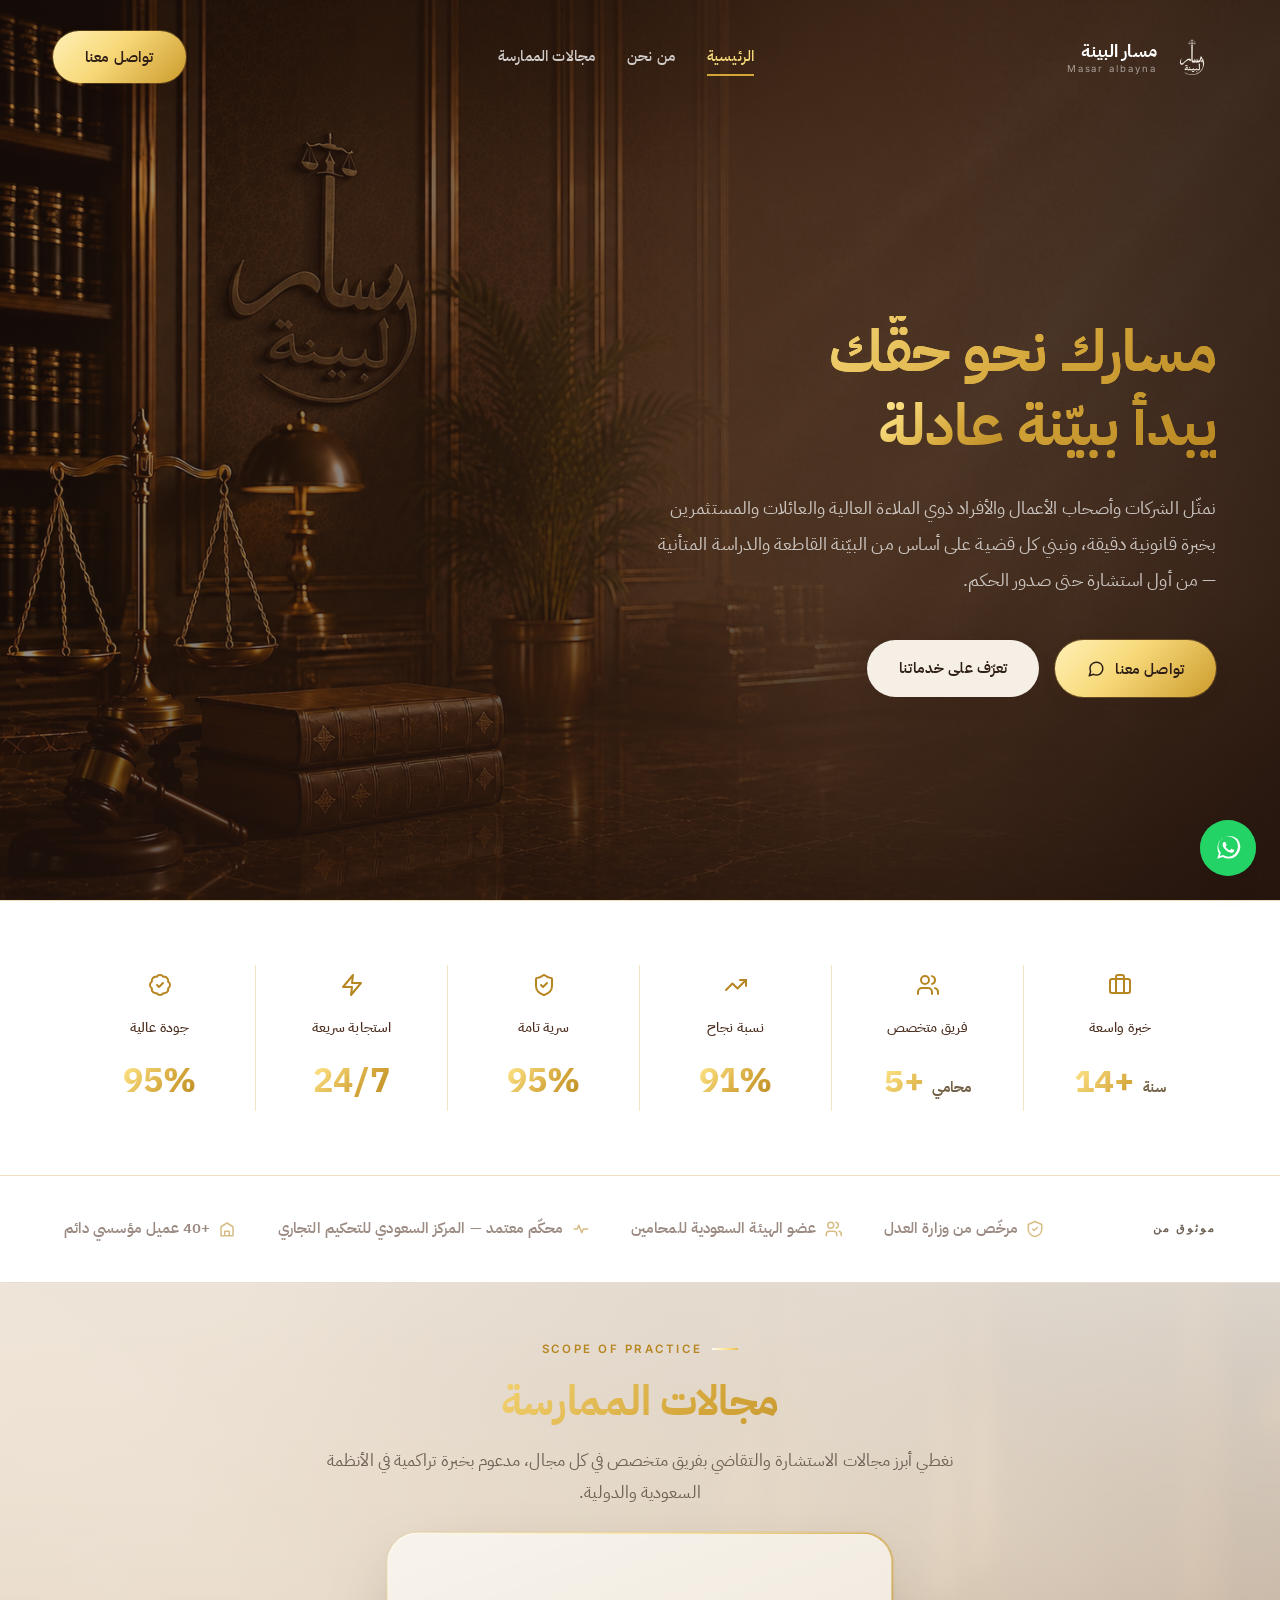
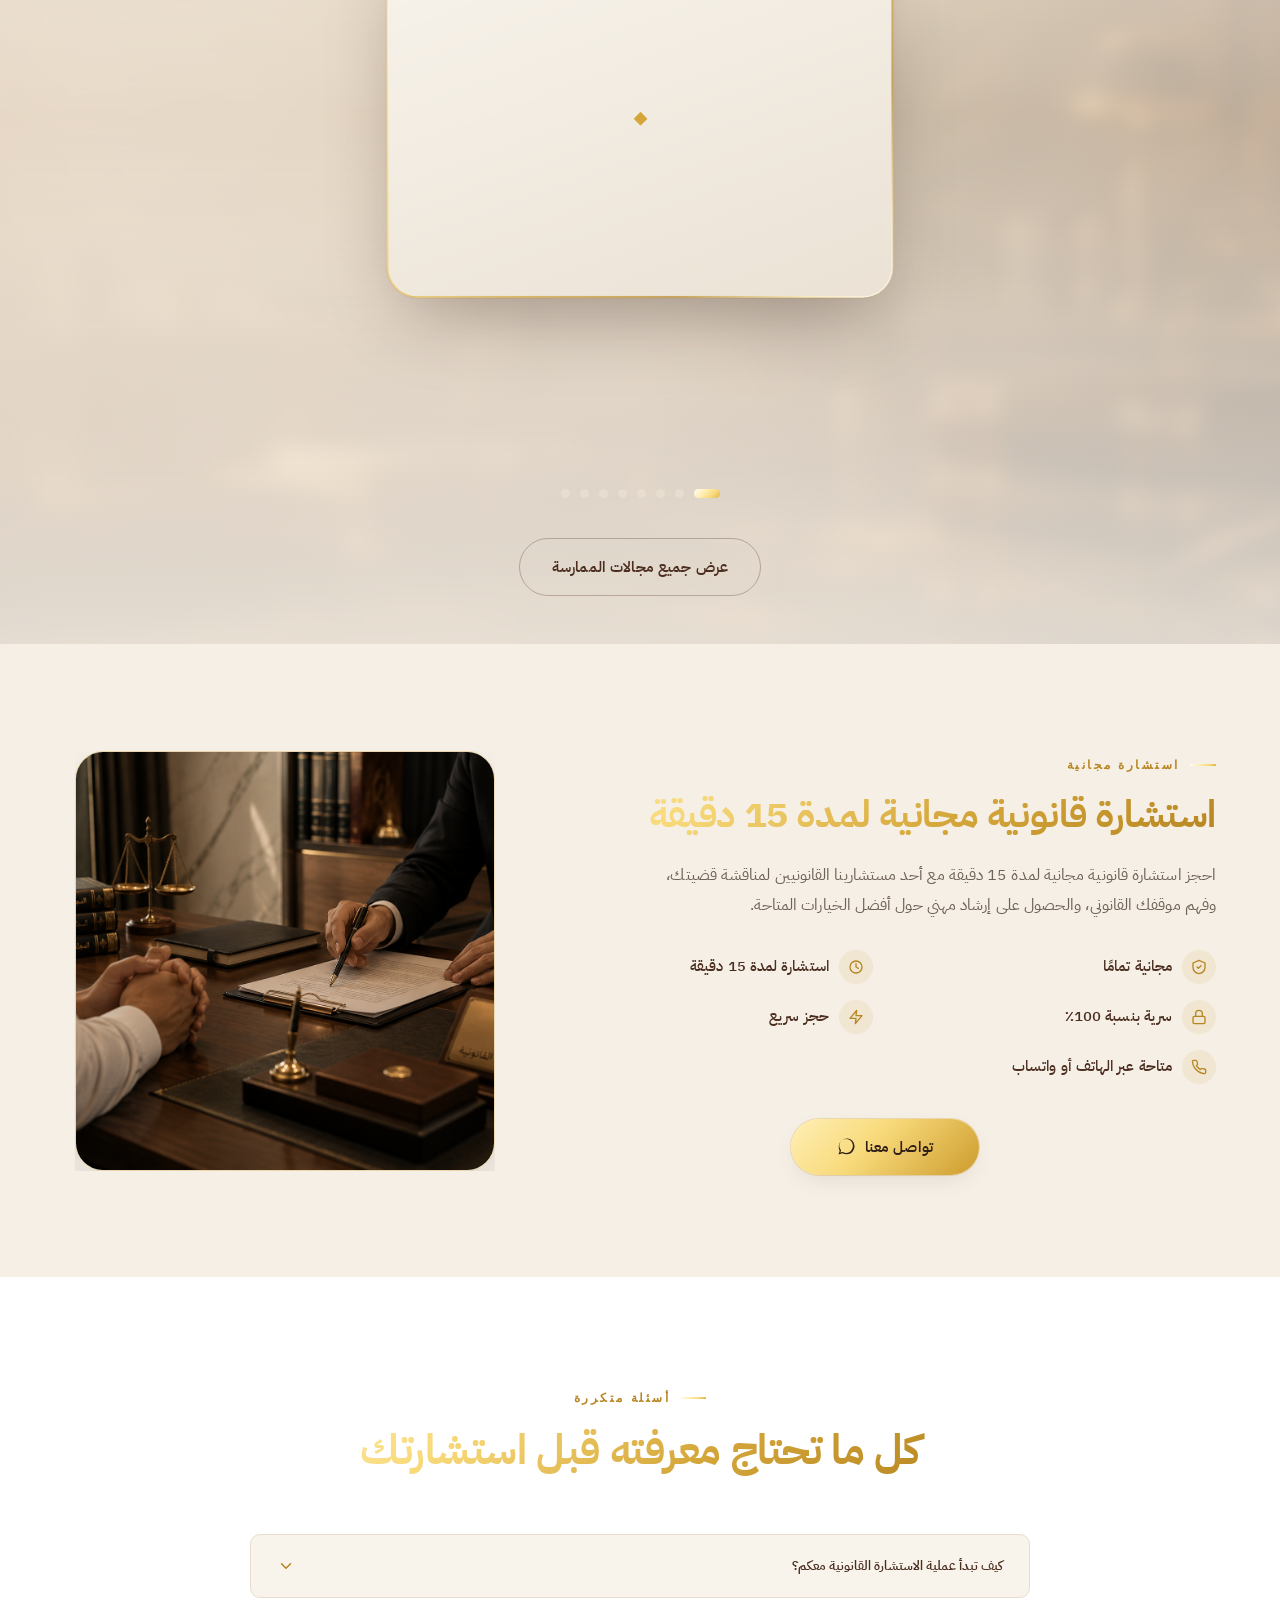
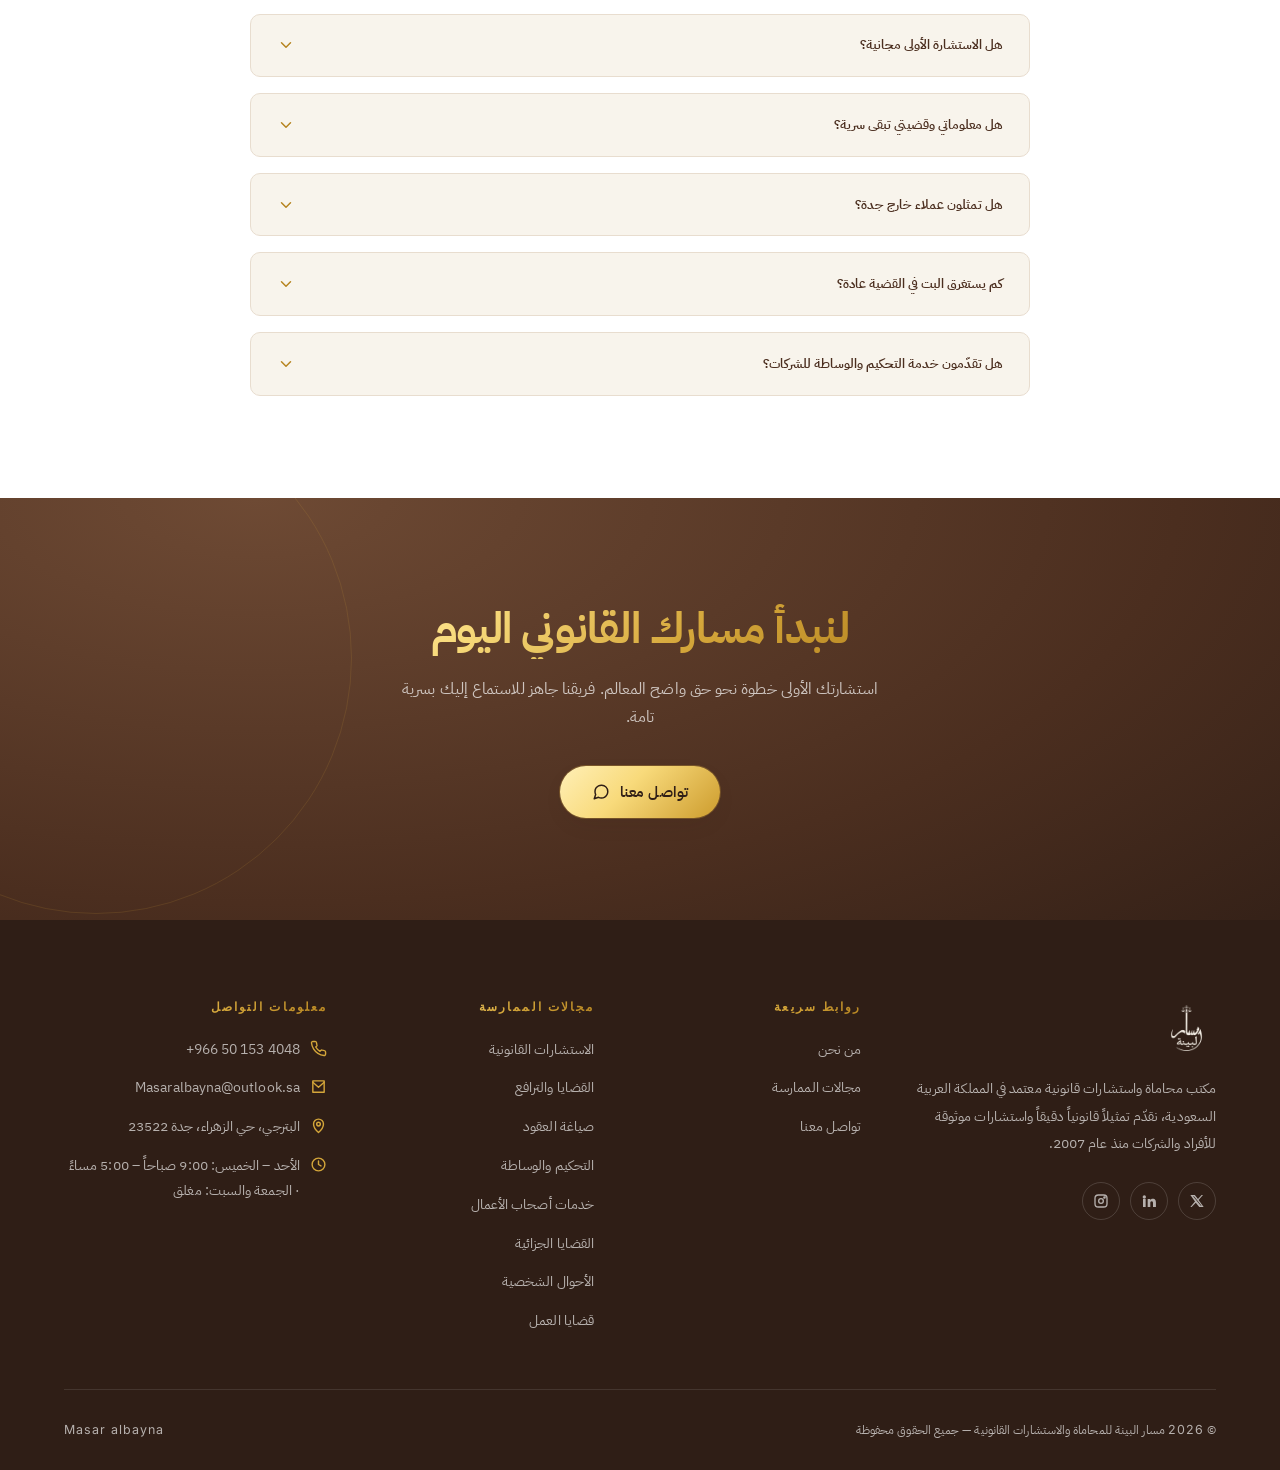
<file: index.html>
<!DOCTYPE html>
<html lang="ar" dir="rtl">
<head>
  <meta charset="UTF-8" />
  <meta name="viewport" content="width=device-width, initial-scale=1.0" />
  <title>مسار البينة للمحاماة والاستشارات القانونية | الرئيسية</title>
  <meta name="description" content="مكتب مسار البينة للمحاماة والاستشارات القانونية في الرياض — تمثيل قانوني دقيق واستشارات موثوقة للشركات وأصحاب الأعمال والعائلات والمستثمرين منذ عام 2007." />
  <meta name="keywords" content="محاماة, استشارات قانونية, محامي الرياض, مسار البينة, قانون تجاري, قانون شركات, تحكيم تجاري" />
  <meta name="author" content="مسار البينة للمحاماة والاستشارات القانونية" />
  <link rel="canonical" href="https://www.mesaar-albina.sa/index.html" />

  <meta property="og:type" content="website" />
  <meta property="og:locale" content="ar_SA" />
  <meta property="og:title" content="مسار البينة للمحاماة والاستشارات القانونية" />
  <meta property="og:description" content="مسارك نحو حقّك يبدأ ببيّنة واضحة — تمثيل قانوني دقيق واستشارات موثوقة." />
  <meta property="og:image" content="images/logo-800.png" />

  <link rel="icon" type="image/png" sizes="32x32" href="images/favicon-32.png" />
  <link rel="apple-touch-icon" href="images/favicon-512.png" />

  <link rel="preconnect" href="https://fonts.googleapis.com" />
  <link rel="preconnect" href="https://fonts.gstatic.com" crossorigin />
  <link rel="stylesheet" href="css/style.css" />
  <link rel="stylesheet" href="css/responsive.css" />
</head>
<body>

  <div class="page-loader" aria-hidden="true">
    <div class="page-loader__mark">
      <svg viewBox="0 0 24 24" fill="none" stroke="currentColor" stroke-width="2" stroke-linecap="round" stroke-linejoin="round"><path d="m16 16 3-8 3 8c-.87.65-1.92 1-3 1s-2.13-.35-3-1Z"/><path d="m2 16 3-8 3 8c-.87.65-1.92 1-3 1s-2.13-.35-3-1Z"/><path d="M7 21h10"/><path d="M12 3v18"/><path d="M3 7h2c2 0 5-1 7-2 2 1 5 2 7 2h2"/></svg>
    </div>
  </div>

  <!-- ================= HEADER ================= -->
  <header class="site-header">
    <div class="container">
      <a href="index.html" class="brand">
        <span class="brand__mark"><img src="images/logo-white-280.png" alt="شعار مكتب مسار البينة" /></span>
        <span class="brand__text">
          <span class="brand__name">مسار البينة</span>
          <span class="brand__sub">Masar albayna</span>
        </span>
      </a>

      <nav class="main-nav" aria-label="التنقل الرئيسي">
        <a href="index.html">الرئيسية</a>
        <a href="about.html">من نحن</a>
        <a href="services.html">مجالات الممارسة</a>
      </nav>

      <div class="header-actions">
        <button type="button" class="btn btn-gold" data-open-contact-popup>تواصل معنا</button>
        <button class="nav-toggle" aria-label="فتح القائمة" aria-expanded="false">
          <svg class="icon-menu" viewBox="0 0 24 24" fill="none" stroke="currentColor" stroke-width="2" stroke-linecap="round" stroke-linejoin="round"><path d="M4 7h16M4 12h16M4 17h16"/></svg>
          <svg class="icon-close is-hidden" viewBox="0 0 24 24" fill="none" stroke="currentColor" stroke-width="2" stroke-linecap="round" stroke-linejoin="round"><path d="M6 6l12 12M18 6L6 18"/></svg>
        </button>
      </div>
    </div>
  </header>

  <nav class="mobile-nav" aria-label="القائمة الجانبية">
    <a href="index.html">الرئيسية</a>
    <a href="about.html">من نحن</a>
    <a href="services.html">مجالات الممارسة</a>
    <button type="button" class="btn btn-gold btn-block" data-open-contact-popup>تواصل معنا</button>
  </nav>

  <main>
    <!-- ================= HERO ================= -->
    <section class="hero hero--simple">
      <div class="container">
        <div class="hero__content">
          <h1 class="hero-headline reveal-text reveal-delay-1"><span class="reveal-mask"><span class="hero-headline__line">مسارك نحو حقّك</span><span class="hero-headline__line">يبدأ ببيّنة <span class="hero-headline__rotator" data-words="عادلة,واضحة,آمنة,موثوقة,راسخة,قوية">عادلة</span></span></span></h1>
          <p class="hero__lede reveal reveal-delay-2">
            نمثّل الشركات وأصحاب الأعمال والأفراد ذوي الملاءة العالية والعائلات والمستثمرين بخبرة قانونية دقيقة،
            ونبني كل قضية على أساس من البيّنة القاطعة والدراسة المتأنية — من أول استشارة حتى صدور الحكم.
          </p>
          <div class="hero__actions reveal reveal-delay-3">
            <button type="button" class="btn btn-gold" data-open-contact-popup>
              تواصل معنا
              <svg viewBox="0 0 24 24" fill="none" stroke="currentColor" stroke-width="2" stroke-linecap="round" stroke-linejoin="round"><path d="M21 11.5a8.38 8.38 0 0 1-.9 3.8 8.5 8.5 0 0 1-7.6 4.7 8.38 8.38 0 0 1-3.8-.9L3 21l1.9-5.7a8.38 8.38 0 0 1-.9-3.8 8.5 8.5 0 0 1 4.7-7.6 8.38 8.38 0 0 1 3.8-.9h.5a8.48 8.48 0 0 1 8 8v.5Z"/></svg>
            </button>
            <a href="services.html" class="btn btn-beige">تعرّف على خدماتنا</a>
          </div>
        </div>
      </div>
    </section>

    <!-- ================= STATS ================= -->
    <section class="section stats-bar" id="stats">
      <div class="container">
        <div class="stats-bar__row">
          <div class="stats-bar__item reveal-zoom">
            <span class="stats-bar__icon"><svg viewBox="0 0 24 24" fill="none" stroke="currentColor" stroke-width="2" stroke-linecap="round" stroke-linejoin="round"><path d="M16 20V4a2 2 0 0 0-2-2h-4a2 2 0 0 0-2 2v16"/><rect x="2" y="6" width="20" height="14" rx="2"/></svg></span>
            <span class="stats-bar__label">خبرة واسعة</span>
            <b class="stats-bar__number"><span data-count="15" data-suffix="+">0</span> <small>سنة</small></b>
          </div>
          <div class="stats-bar__item reveal-zoom reveal-delay-1">
            <span class="stats-bar__icon"><svg viewBox="0 0 24 24" fill="none" stroke="currentColor" stroke-width="2" stroke-linecap="round" stroke-linejoin="round"><path d="M2 21v-2a4 4 0 0 1 4-4h6a4 4 0 0 1 4 4v2"/><circle cx="9" cy="7" r="4"/><path d="M22 21v-2a4 4 0 0 0-3-3.87"/><path d="M16 3.13a4 4 0 0 1 0 7.75"/></svg></span>
            <span class="stats-bar__label">فريق متخصص</span>
            <b class="stats-bar__number"><span data-count="5" data-suffix="+">0</span> <small>محامي</small></b>
          </div>
          <div class="stats-bar__item reveal-zoom reveal-delay-2">
            <span class="stats-bar__icon"><svg viewBox="0 0 24 24" fill="none" stroke="currentColor" stroke-width="2" stroke-linecap="round" stroke-linejoin="round"><path d="M22 7 13.5 15.5 8.5 10.5 2 17"/><path d="M16 7h6v6"/></svg></span>
            <span class="stats-bar__label">نسبة نجاح</span>
            <b class="stats-bar__number"><span data-count="95" data-suffix="%">0</span></b>
          </div>
          <div class="stats-bar__item reveal-zoom reveal-delay-3">
            <span class="stats-bar__icon"><svg viewBox="0 0 24 24" fill="none" stroke="currentColor" stroke-width="2" stroke-linecap="round" stroke-linejoin="round"><path d="M20 13c0 5-3.5 7.5-7.66 8.95a1 1 0 0 1-.67-.01C7.5 20.5 4 18 4 13V6a1 1 0 0 1 1-1c2 0 4.5-1.2 6.24-2.72a1.17 1.17 0 0 1 1.52 0C14.51 3.81 17 5 19 5a1 1 0 0 1 1 1z"/><path d="m9 12 2 2 4-4"/></svg></span>
            <span class="stats-bar__label">سرية تامة</span>
            <b class="stats-bar__number"><span data-count="100" data-suffix="%">0</span></b>
          </div>
          <div class="stats-bar__item reveal-zoom reveal-delay-4">
            <span class="stats-bar__icon"><svg viewBox="0 0 24 24" fill="none" stroke="currentColor" stroke-width="2" stroke-linecap="round" stroke-linejoin="round"><path d="M13 2 3 14h9l-1 8 10-12h-9l1-8Z"/></svg></span>
            <span class="stats-bar__label">استجابة سريعة</span>
            <b class="stats-bar__number">24/7</b>
          </div>
          <div class="stats-bar__item reveal-zoom reveal-delay-5">
            <span class="stats-bar__icon"><svg viewBox="0 0 24 24" fill="none" stroke="currentColor" stroke-width="2" stroke-linecap="round" stroke-linejoin="round"><path d="M3.85 8.62a4 4 0 0 1 4.78-4.77 4 4 0 0 1 6.74 0 4 4 0 0 1 4.78 4.78 4 4 0 0 1 0 6.74 4 4 0 0 1-4.77 4.78 4 4 0 0 1-6.75 0 4 4 0 0 1-4.78-4.77 4 4 0 0 1 0-6.76Z"/><path d="m9 12 2 2 4-4"/></svg></span>
            <span class="stats-bar__label">جودة عالية</span>
            <b class="stats-bar__number"><span data-count="100" data-suffix="%">0</span></b>
          </div>
        </div>
      </div>
    </section>

    <!-- ================= TRUST STRIP ================= -->
    <section class="trust">
      <div class="container">
        <span class="trust__label reveal">موثوق من</span>
        <div class="trust__items">
          <span class="reveal reveal-delay-1">
            <svg viewBox="0 0 24 24" fill="none" stroke="currentColor" stroke-width="2" stroke-linecap="round" stroke-linejoin="round"><path d="M12 2 3 6v6c0 5 3.8 9 9 10 5.2-1 9-5 9-10V6l-9-4Z"/><path d="m9 12 2 2 4-4"/></svg>
            مرخّص من وزارة العدل
          </span>
          <span class="reveal reveal-delay-2">
            <svg viewBox="0 0 24 24" fill="none" stroke="currentColor" stroke-width="2" stroke-linecap="round" stroke-linejoin="round"><path d="M17 21v-2a4 4 0 0 0-4-4H7a4 4 0 0 0-4 4v2M9 11a4 4 0 1 0 0-8 4 4 0 0 0 0 8ZM23 21v-2a4 4 0 0 0-3-3.87M16 3.13a4 4 0 0 1 0 7.75"/></svg>
            عضو الهيئة السعودية للمحامين
          </span>
          <span class="reveal reveal-delay-3">
            <svg viewBox="0 0 24 24" fill="none" stroke="currentColor" stroke-width="2" stroke-linecap="round" stroke-linejoin="round"><path d="M3 12h4l2-5 4 10 2-5h6"/></svg>
            محكّم معتمد — المركز السعودي للتحكيم التجاري
          </span>
          <span class="reveal reveal-delay-4">
            <svg viewBox="0 0 24 24" fill="none" stroke="currentColor" stroke-width="2" stroke-linecap="round" stroke-linejoin="round"><path d="M4 21V9l8-5 8 5v12M4 21h16M9 21v-6h6v6"/></svg>
            +40 عميل مؤسسي دائم
          </span>
        </div>
      </div>
    </section>

    <!-- ================= PRACTICE AREAS PREVIEW ================= -->
    <section class="section practice-carousel" id="practice">
      <div class="container">
        <div class="section-head center">
          <span class="eyebrow">SCOPE OF PRACTICE</span>
          <h2>مجالات الممارسة</h2>
          <p>نغطي أبرز مجالات الاستشارة والتقاضي بفريق متخصص في كل مجال، مدعوم بخبرة تراكمية في الأنظمة السعودية والدولية.</p>
        </div>

        <div class="carousel" data-practice-carousel>
          <div class="carousel__track">
            <article class="carousel__card" data-index="0">
              <span class="carousel__icon"><svg viewBox="0 0 24 24" fill="currentColor"><path d="M12 2C6.5 2 2 5.8 2 10.5c0 2.4 1.2 4.6 3.1 6.1-.1 1.3-.6 2.7-1.5 3.9 1.8-.2 3.5-.9 4.9-2 1.1.3 2.3.5 3.5.5 5.5 0 10-3.8 10-8.5S17.5 2 12 2Z"/></svg></span>
              <h3>الاستشارات القانونية</h3>
              <span class="carousel__divider" aria-hidden="true"></span>
              <p>نقدم استشارات قانونية متخصصة في جميع فروع القانون لمساعدتكم في اتخاذ القرارات الصحيحة.</p>
              <a href="services.html" class="carousel__link">اعرف المزيد <svg viewBox="0 0 24 24" fill="none" stroke="currentColor" stroke-width="2" stroke-linecap="round" stroke-linejoin="round"><path d="M19 12H5M11 6l-6 6 6 6"/></svg></a>
            </article>

            <article class="carousel__card" data-index="1">
              <span class="carousel__icon"><svg viewBox="0 0 24 24" fill="currentColor"><g transform="rotate(45 15.1 8.5)"><rect x="13" y="3" width="4.2" height="11" rx="1.2"/></g><g transform="rotate(45 9.1 14.5)"><rect x="7" y="9" width="4.2" height="11" rx="1.2"/></g><g transform="rotate(-45 7.5 19.7)"><rect x="2.5" y="18.5" width="10" height="2.4" rx="1.2"/></g></svg></span>
              <h3>القضايا والترافع لجميع أنواع الدعاوى</h3>
              <span class="carousel__divider" aria-hidden="true"></span>
              <p>تمثيل قانوني محترف أمام جميع المحاكم والجهات القضائية لضمان حقوقكم.</p>
              <a href="services.html" class="carousel__link">اعرف المزيد <svg viewBox="0 0 24 24" fill="none" stroke="currentColor" stroke-width="2" stroke-linecap="round" stroke-linejoin="round"><path d="M19 12H5M11 6l-6 6 6 6"/></svg></a>
            </article>

            <article class="carousel__card" data-index="2">
              <span class="carousel__icon"><svg viewBox="0 0 24 24" fill="currentColor"><path d="M6 2h8l6 6v12a2 2 0 0 1-2 2H6a2 2 0 0 1-2-2V4a2 2 0 0 1 2-2Zm7 1.5V9h5.5L13 3.5Z"/></svg></span>
              <h3>صياغة العقود</h3>
              <span class="carousel__divider" aria-hidden="true"></span>
              <p>صياغة ومراجعة العقود والاتفاقيات القانونية بدقة واحترافية عالية.</p>
              <a href="services.html" class="carousel__link">اعرف المزيد <svg viewBox="0 0 24 24" fill="none" stroke="currentColor" stroke-width="2" stroke-linecap="round" stroke-linejoin="round"><path d="M19 12H5M11 6l-6 6 6 6"/></svg></a>
            </article>

            <article class="carousel__card" data-index="3">
              <span class="carousel__icon"><svg viewBox="0 0 24 24" fill="currentColor"><path d="M3 11 8 6l3 3-1.5 1.5L8 9l-3 3 3 3 1.5-1.5L11 15l-3 3-5-5Z"/><path d="M21 11 16 6l-3 3 1.5 1.5L16 9l3 3-3 3-1.5-1.5L13 15l3 3 5-5Z"/></svg></span>
              <h3>التحكيم والوساطة</h3>
              <span class="carousel__divider" aria-hidden="true"></span>
              <p>حل النزاعات بطرق بديلة فعالة وسريعة خارج إطار المحاكم.</p>
              <a href="services.html" class="carousel__link">اعرف المزيد <svg viewBox="0 0 24 24" fill="none" stroke="currentColor" stroke-width="2" stroke-linecap="round" stroke-linejoin="round"><path d="M19 12H5M11 6l-6 6 6 6"/></svg></a>
            </article>

            <article class="carousel__card" data-index="4">
              <span class="carousel__icon"><svg viewBox="0 0 24 24" fill="currentColor"><path d="M12 2 2 9h20L12 2Z"/><path d="M4 10h2.4v8H4zM9.8 10h2.4v8H9.8zM15.4 10h2.4v8h-2.4zM3 19h18v2H3z"/></svg></span>
              <h3>باقات وخدمات لأصحاب الأعمال</h3>
              <span class="carousel__divider" aria-hidden="true"></span>
              <p>خدمات قانونية متكاملة مصممة خصيصاً لدعم وتطوير أعمالكم.</p>
              <a href="services.html" class="carousel__link">اعرف المزيد <svg viewBox="0 0 24 24" fill="none" stroke="currentColor" stroke-width="2" stroke-linecap="round" stroke-linejoin="round"><path d="M19 12H5M11 6l-6 6 6 6"/></svg></a>
            </article>

            <article class="carousel__card" data-index="5">
              <span class="carousel__icon"><svg viewBox="0 0 24 24" fill="currentColor"><path d="M12 2 3 6v6c0 5 3.8 9 9 10 5.2-1 9-5 9-10V6l-9-4Z"/></svg></span>
              <h3>القضايا الجزائية</h3>
              <span class="carousel__divider" aria-hidden="true"></span>
              <p>دفاع قوي ومتخصص في القضايا الجزائية بجميع أنواعها ودرجاتها.</p>
              <a href="services.html" class="carousel__link">اعرف المزيد <svg viewBox="0 0 24 24" fill="none" stroke="currentColor" stroke-width="2" stroke-linecap="round" stroke-linejoin="round"><path d="M19 12H5M11 6l-6 6 6 6"/></svg></a>
            </article>

            <article class="carousel__card" data-index="6">
              <span class="carousel__icon"><svg viewBox="0 0 24 24" fill="currentColor"><circle cx="8.5" cy="7.5" r="3"/><circle cx="16" cy="8" r="2.6"/><path d="M8.5 12.5c-3.5 0-6.5 2-6.5 5v3h10v-3c0-1.4.5-2.7 1.3-3.7-1.4-.8-3.1-1.3-4.8-1.3Z"/><path d="M16 12.6c-.6 0-1.2.05-1.8.15 1 1 1.6 2.4 1.6 3.9v3.3h6.7v-2.7c0-2.6-2.9-4.65-6.5-4.65Z"/></svg></span>
              <h3>قضايا الأحوال الشخصية</h3>
              <span class="carousel__divider" aria-hidden="true"></span>
              <p>خدمات متخصصة في قضايا الزواج والطلاق والميراث والحضانة.</p>
              <a href="services.html" class="carousel__link">اعرف المزيد <svg viewBox="0 0 24 24" fill="none" stroke="currentColor" stroke-width="2" stroke-linecap="round" stroke-linejoin="round"><path d="M19 12H5M11 6l-6 6 6 6"/></svg></a>
            </article>

            <article class="carousel__card" data-index="7">
              <span class="carousel__icon"><svg viewBox="0 0 24 24" fill="currentColor"><path d="M9 4a2 2 0 0 0-2 2v1H4.5A2.5 2.5 0 0 0 2 9.5V12h20V9.5A2.5 2.5 0 0 0 19.5 7H17V6a2 2 0 0 0-2-2H9Zm0 2h6v1H9V6ZM2 13v6.5A2.5 2.5 0 0 0 4.5 22h15a2.5 2.5 0 0 0 2.5-2.5V13H2Z"/></svg></span>
              <h3>قضايا العمل</h3>
              <span class="carousel__divider" aria-hidden="true"></span>
              <p>تمثيل في قضايا العمل والعمال وحل النزاعات العمالية.</p>
              <a href="services.html" class="carousel__link">اعرف المزيد <svg viewBox="0 0 24 24" fill="none" stroke="currentColor" stroke-width="2" stroke-linecap="round" stroke-linejoin="round"><path d="M19 12H5M11 6l-6 6 6 6"/></svg></a>
            </article>
          </div>
        </div>

        <div class="carousel__dots" data-carousel-dots></div>

        <div class="text-center reveal" style="margin-top: 2.5rem;">
          <a href="services.html" class="btn btn-outline-dark">عرض جميع مجالات الممارسة</a>
        </div>
      </div>
    </section>

    <!-- ================= FREE CONSULTATION ================= -->
    <section class="section section-alt consult-promo">
      <div class="container">
        <div class="consult-promo__grid">
          <div class="consult-promo__content">
            <span class="eyebrow">استشارة مجانية</span>
            <h2 class="reveal">استشارة قانونية مجانية لمدة 15 دقيقة</h2>
            <p class="reveal reveal-delay-1">
              احجز استشارة قانونية مجانية لمدة 15 دقيقة مع أحد مستشارينا القانونيين لمناقشة قضيتك، وفهم موقفك القانوني،
              والحصول على إرشاد مهني حول أفضل الخيارات المتاحة.
            </p>

            <ul class="consult-promo__benefits reveal reveal-delay-2">
              <li>
                <span class="consult-promo__benefit-icon"><svg viewBox="0 0 24 24" fill="none" stroke="currentColor" stroke-width="2" stroke-linecap="round" stroke-linejoin="round"><path d="M12 2 3 6v6c0 5 3.8 9 9 10 5.2-1 9-5 9-10V6l-9-4Z"/><path d="m9 12 2 2 4-4"/></svg></span>
                مجانية تمامًا
              </li>
              <li>
                <span class="consult-promo__benefit-icon"><svg viewBox="0 0 24 24" fill="none" stroke="currentColor" stroke-width="2" stroke-linecap="round" stroke-linejoin="round"><circle cx="12" cy="12" r="9"/><path d="M12 7v5l3.5 2"/></svg></span>
                استشارة لمدة 15 دقيقة
              </li>
              <li>
                <span class="consult-promo__benefit-icon"><svg viewBox="0 0 24 24" fill="none" stroke="currentColor" stroke-width="2" stroke-linecap="round" stroke-linejoin="round"><rect x="3" y="11" width="18" height="11" rx="2"/><path d="M7 11V7a5 5 0 0 1 10 0v4"/></svg></span>
                سرية بنسبة 100٪
              </li>
              <li>
                <span class="consult-promo__benefit-icon"><svg viewBox="0 0 24 24" fill="none" stroke="currentColor" stroke-width="2" stroke-linecap="round" stroke-linejoin="round"><path d="M13 2 3 14h9l-1 8 10-12h-9l1-8Z"/></svg></span>
                حجز سريع
              </li>
              <li>
                <span class="consult-promo__benefit-icon"><svg viewBox="0 0 24 24" fill="none" stroke="currentColor" stroke-width="2" stroke-linecap="round" stroke-linejoin="round"><path d="M22 16.92v3a2 2 0 0 1-2.18 2 19.8 19.8 0 0 1-8.63-3.07 19.5 19.5 0 0 1-6-6 19.8 19.8 0 0 1-3.07-8.67A2 2 0 0 1 4.11 2h3a2 2 0 0 1 2 1.72c.13.99.36 1.96.68 2.9a2 2 0 0 1-.45 2.11L8.09 9.91a16 16 0 0 0 6 6l1.18-1.18a2 2 0 0 1 2.11-.45c.94.32 1.91.55 2.9.68A2 2 0 0 1 22 16.92Z"/></svg></span>
                متاحة عبر الهاتف أو واتساب
              </li>
            </ul>

            <div class="consult-promo__actions consult-promo__actions--single reveal reveal-delay-3">
              <a href="https://wa.me/966501534048" target="_blank" rel="noreferrer" class="btn btn-gold btn-wide">
                تواصل معنا
                <svg viewBox="0 0 24 24" fill="currentColor"><path d="M20.5 3.5A11 11 0 0 0 3.6 17L2 22l5.2-1.6a11 11 0 0 0 5.3 1.4h.01A11 11 0 0 0 20.5 3.5ZM12.5 20a9 9 0 0 1-4.6-1.3l-.33-.2-3.1.95.94-3-.22-.35A9 9 0 1 1 21 12a9 9 0 0 1-8.5 8Z"/></svg>
              </a>
            </div>
          </div>

          <div class="consult-promo__visual reveal-image reveal-delay-1">
            <div class="reveal-mask">
              <img src="images/consultation.png" alt="استشارة قانونية في مكتب مسار البينة" class="consult-promo__photo" loading="lazy" />
            </div>
          </div>
        </div>
      </div>
    </section>

    <!-- ================= FAQ ================= -->
    <section class="section">
      <div class="container">
        <div class="section-head center">
          <span class="eyebrow">أسئلة متكررة</span>
          <h2>كل ما تحتاج معرفته قبل استشارتك</h2>
        </div>

        <div class="faq-list">
          <div class="faq-item">
            <button class="faq-item__question" aria-expanded="false">
              كيف تبدأ عملية الاستشارة القانونية معكم؟
              <svg viewBox="0 0 24 24" fill="none" stroke="currentColor" stroke-width="2" stroke-linecap="round" stroke-linejoin="round"><path d="m6 9 6 6 6-6"/></svg>
            </button>
            <div class="faq-item__answer"><div class="faq-item__answer-inner">تواصل معنا مباشرة عبر واتساب أو الهاتف أو البريد الإلكتروني من خلال زر "تواصل معنا" في أي صفحة من الموقع، وسيقوم أحد مستشارينا القانونيين بالتواصل معك خلال يوم عمل واحد لتحديد موعد استشارتك.</div></div>
          </div>
          <div class="faq-item">
            <button class="faq-item__question" aria-expanded="false">
              هل الاستشارة الأولى مجانية؟
              <svg viewBox="0 0 24 24" fill="none" stroke="currentColor" stroke-width="2" stroke-linecap="round" stroke-linejoin="round"><path d="m6 9 6 6 6-6"/></svg>
            </button>
            <div class="faq-item__answer"><div class="faq-item__answer-inner">نعم، نقدّم استشارة قانونية مجانية لمدة 15 دقيقة مع أحد مستشارينا لمناقشة قضيتك وفهم موقفك القانوني دون أي التزام مسبق، وتُحدَّد الأتعاب بشفافية كاملة إن رغبت بالاستمرار معنا بعد ذلك.</div></div>
          </div>
          <div class="faq-item">
            <button class="faq-item__question" aria-expanded="false">
              هل معلوماتي وقضيتي تبقى سرية؟
              <svg viewBox="0 0 24 24" fill="none" stroke="currentColor" stroke-width="2" stroke-linecap="round" stroke-linejoin="round"><path d="m6 9 6 6 6-6"/></svg>
            </button>
            <div class="faq-item__answer"><div class="faq-item__answer-inner">نعم، السرية التامة هي أساس عملنا. لا تتم مشاركة أي تفاصيل تخص قضيتك مع أي طرف ثالث، وتخضع جميع مراسلاتنا ووثائقنا لبروتوكولات حماية صارمة تتوافق مع أخلاقيات مهنة المحاماة.</div></div>
          </div>
          <div class="faq-item">
            <button class="faq-item__question" aria-expanded="false">
              هل تمثلون عملاء خارج جدة؟
              <svg viewBox="0 0 24 24" fill="none" stroke="currentColor" stroke-width="2" stroke-linecap="round" stroke-linejoin="round"><path d="m6 9 6 6 6-6"/></svg>
            </button>
            <div class="faq-item__answer"><div class="faq-item__answer-inner">نعم، نمثّل عملاء من مختلف مناطق المملكة عبر الاستشارات عن بُعد والتوكيلات النظامية، مع إمكانية الانتقال لحضور الجلسات في المحاكم خارج جدة عند الحاجة.</div></div>
          </div>
          <div class="faq-item">
            <button class="faq-item__question" aria-expanded="false">
              كم يستغرق البت في القضية عادة؟
              <svg viewBox="0 0 24 24" fill="none" stroke="currentColor" stroke-width="2" stroke-linecap="round" stroke-linejoin="round"><path d="m6 9 6 6 6-6"/></svg>
            </button>
            <div class="faq-item__answer"><div class="faq-item__answer-inner">تختلف المدة باختلاف نوع القضية ودرجة تعقيدها والجهة القضائية المختصة. في الاستشارة الأولى، نقدّم تقديراً واقعياً للجدول الزمني المتوقع بناءً على خبرتنا في قضايا مشابهة.</div></div>
          </div>
          <div class="faq-item">
            <button class="faq-item__question" aria-expanded="false">
              هل تقدّمون خدمة التحكيم والوساطة للشركات؟
              <svg viewBox="0 0 24 24" fill="none" stroke="currentColor" stroke-width="2" stroke-linecap="round" stroke-linejoin="round"><path d="m6 9 6 6 6-6"/></svg>
            </button>
            <div class="faq-item__answer"><div class="faq-item__answer-inner">نعم، من خلال خدمة التحكيم والوساطة لدينا خبرة تراكمية في تسوية النزاعات التجارية محلياً ودولياً، كبديل سريع وسرّي عن التقاضي التقليدي مع الحفاظ على الوقت والتكاليف.</div></div>
          </div>
        </div>
      </div>
    </section>

    <!-- ================= FINAL CTA ================= -->
    <section class="section final-cta">
      <div class="final-cta__ring" aria-hidden="true"></div>
      <div class="container">
        <h2 class="reveal">لنبدأ مسارك القانوني اليوم</h2>
        <p class="reveal reveal-delay-1">استشارتك الأولى خطوة نحو حق واضح المعالم. فريقنا جاهز للاستماع إليك بسرية تامة.</p>
        <button type="button" class="btn btn-gold reveal reveal-delay-2" data-open-contact-popup>
          تواصل معنا
          <svg viewBox="0 0 24 24" fill="none" stroke="currentColor" stroke-width="2" stroke-linecap="round" stroke-linejoin="round"><path d="M21 11.5a8.38 8.38 0 0 1-.9 3.8 8.5 8.5 0 0 1-7.6 4.7 8.38 8.38 0 0 1-3.8-.9L3 21l1.9-5.7a8.38 8.38 0 0 1-.9-3.8 8.5 8.5 0 0 1 4.7-7.6 8.38 8.38 0 0 1 3.8-.9h.5a8.48 8.48 0 0 1 8 8v.5Z"/></svg>
        </button>
      </div>
    </section>
  </main>

  <!-- ================= FOOTER ================= -->
  <footer class="site-footer">
    <div class="container">
      <div class="footer-grid">
        <div class="footer-brand footer-about">
          <span class="brand__mark"><img src="images/logo-white-280.png" alt="شعار مكتب مسار البينة" /></span>
          <p>مكتب محاماة واستشارات قانونية معتمد في المملكة العربية السعودية، نقدّم تمثيلاً قانونياً دقيقاً واستشارات موثوقة للأفراد والشركات منذ عام 2007.</p>
          <div class="footer-social">
            <a href="#" aria-label="تويتر"><svg viewBox="0 0 24 24" fill="currentColor"><path d="M18.9 3H21l-6.6 7.6L22 21h-6.6l-5.2-6.4L4 21H2l7-8.1L2 3h6.7l4.7 5.9L18.9 3Zm-1.2 16h1.2L7.4 5h-1.3l11.6 14Z"/></svg></a>
            <a href="#" aria-label="لينكدإن"><svg viewBox="0 0 24 24" fill="currentColor"><path d="M4.98 3.5a2.5 2.5 0 1 1 0 5 2.5 2.5 0 0 1 0-5ZM3 9h4v12H3V9Zm7 0h3.8v1.7h.05c.53-1 1.83-2 3.77-2 4.03 0 4.78 2.65 4.78 6.1V21H18v-5.6c0-1.34-.02-3.07-1.87-3.07-1.87 0-2.16 1.46-2.16 2.97V21H10V9Z"/></svg></a>
            <a href="#" aria-label="إنستغرام"><svg viewBox="0 0 24 24" fill="none" stroke="currentColor" stroke-width="2" stroke-linecap="round" stroke-linejoin="round"><rect x="3" y="3" width="18" height="18" rx="5"/><circle cx="12" cy="12" r="3.5"/><circle cx="17.2" cy="6.8" r="1"/></svg></a>
          </div>
        </div>

        <div class="footer-col">
          <h4>روابط سريعة</h4>
          <ul>
            <li><a href="about.html">من نحن</a></li>
            <li><a href="services.html">مجالات الممارسة</a></li>
            <li><a href="contact.html">تواصل معنا</a></li>
          </ul>
        </div>

        <div class="footer-col">
          <h4>مجالات الممارسة</h4>
          <ul>
            <li><a href="services.html#consultation">الاستشارات القانونية</a></li>
            <li><a href="services.html#litigation">القضايا والترافع</a></li>
            <li><a href="services.html#contracts">صياغة العقود</a></li>
            <li><a href="services.html#arbitration">التحكيم والوساطة</a></li>
            <li><a href="services.html#business">خدمات أصحاب الأعمال</a></li>
            <li><a href="services.html#criminal">القضايا الجزائية</a></li>
            <li><a href="services.html#family">الأحوال الشخصية</a></li>
            <li><a href="services.html#labor">قضايا العمل</a></li>
          </ul>
        </div>

        <div class="footer-col">
          <h4>معلومات التواصل</h4>
          <ul class="footer-contact">
            <li><svg viewBox="0 0 24 24" fill="none" stroke="currentColor" stroke-width="2" stroke-linecap="round" stroke-linejoin="round"><path d="M22 16.92v3a2 2 0 0 1-2.18 2 19.8 19.8 0 0 1-8.63-3.07 19.5 19.5 0 0 1-6-6 19.8 19.8 0 0 1-3.07-8.67A2 2 0 0 1 4.11 2h3a2 2 0 0 1 2 1.72c.13.99.36 1.96.68 2.9a2 2 0 0 1-.45 2.11L8.09 9.91a16 16 0 0 0 6 6l1.18-1.18a2 2 0 0 1 2.11-.45c.94.32 1.91.55 2.9.68A2 2 0 0 1 22 16.92Z"/></svg><span dir="ltr">+966 50 153 4048</span></li>
            <li><svg viewBox="0 0 24 24" fill="none" stroke="currentColor" stroke-width="2" stroke-linecap="round" stroke-linejoin="round"><path d="M4 4h16v16H4V4Z"/><path d="m4 6 8 7 8-7"/></svg><span>Masaralbayna@outlook.sa</span></li>
            <li><svg viewBox="0 0 24 24" fill="none" stroke="currentColor" stroke-width="2" stroke-linecap="round" stroke-linejoin="round"><path d="M12 22s7-6.1 7-12a7 7 0 1 0-14 0c0 5.9 7 12 7 12Z"/><circle cx="12" cy="10" r="2.6"/></svg><span>البترجي، حي الزهراء، جدة 23522</span></li>
            <li><svg viewBox="0 0 24 24" fill="none" stroke="currentColor" stroke-width="2" stroke-linecap="round" stroke-linejoin="round"><circle cx="12" cy="12" r="9"/><path d="M12 7v5l3.5 2"/></svg><span>الأحد – الخميس: 9:00 صباحاً – 5:00 مساءً · الجمعة والسبت: مغلق</span></li>
          </ul>
        </div>
      </div>

      <div class="footer-bottom">
        <span>© <span data-year></span> مسار البينة للمحاماة والاستشارات القانونية — جميع الحقوق محفوظة</span>
        <span>Masar albayna</span>
      </div>
    </div>
  </footer>

  <a href="https://wa.me/966501534048" target="_blank" rel="noreferrer" class="whatsapp-float" aria-label="تواصل عبر واتساب">
    <svg viewBox="0 0 24 24" fill="currentColor"><path d="M20.5 3.5A11 11 0 0 0 3.6 17L2 22l5.2-1.6a11 11 0 0 0 5.3 1.4h.01A11 11 0 0 0 20.5 3.5ZM12.5 20 12.5 20a9 9 0 0 1-4.6-1.3l-.33-.2-3.1.95.94-3-.22-.35A9 9 0 1 1 21 12a9 9 0 0 1-8.5 8Zm4.9-6.3c-.27-.14-1.6-.8-1.85-.88-.25-.1-.43-.14-.6.13-.18.27-.7.88-.86 1.06-.16.18-.32.2-.6.07-.27-.14-1.13-.42-2.16-1.34-.8-.71-1.34-1.6-1.5-1.86-.16-.27-.02-.42.12-.55.13-.13.27-.32.4-.48.14-.16.18-.27.27-.46.1-.18.05-.34-.02-.48-.07-.14-.6-1.46-.83-2-.22-.53-.44-.46-.6-.47h-.52c-.18 0-.46.07-.7.34-.24.27-.93.9-.93 2.2 0 1.3.94 2.55 1.08 2.73.14.18 1.85 2.8 4.48 3.93.63.27 1.12.43 1.5.55.63.2 1.2.17 1.66.1.5-.07 1.6-.65 1.83-1.28.23-.63.23-1.16.16-1.28-.07-.12-.25-.18-.52-.32Z"/></svg>
  </a>

  <button class="back-to-top" aria-label="العودة للأعلى">
    <svg viewBox="0 0 24 24" fill="none" stroke="currentColor" stroke-width="2" stroke-linecap="round" stroke-linejoin="round"><path d="M12 19V5M5 12l7-7 7 7"/></svg>
  </button>

  <div class="contact-popup" data-contact-popup aria-hidden="true">
    <div class="contact-popup__backdrop" data-contact-popup-close></div>
    <div class="contact-popup__sheet" role="dialog" aria-modal="true" aria-labelledby="contact-popup-title">
      <button type="button" class="contact-popup__close" data-contact-popup-close aria-label="إغلاق">
        <svg viewBox="0 0 24 24" fill="none" stroke="currentColor" stroke-width="2" stroke-linecap="round" stroke-linejoin="round"><path d="M6 6l12 12M18 6L6 18"/></svg>
      </button>
      <span class="contact-popup__mark">
        <svg viewBox="0 0 24 24" fill="none" stroke="currentColor" stroke-width="2" stroke-linecap="round" stroke-linejoin="round"><path d="M12 2 3 6v6c0 5 3.8 9 9 10 5.2-1 9-5 9-10V6l-9-4Z"/></svg>
      </span>
      <h3 id="contact-popup-title">تواصل معنا مباشرة</h3>
      <p>اختر الطريقة الأنسب لك، وسيردّ عليك فريقنا في أقرب وقت وبسرية تامة.</p>
      <div class="contact-popup__actions">
        <a href="https://wa.me/966501534048" target="_blank" rel="noreferrer" class="contact-popup__option">
          <span class="contact-popup__icon contact-popup__icon--whatsapp">
            <svg viewBox="0 0 24 24" fill="currentColor"><path d="M20.5 3.5A11 11 0 0 0 3.6 17L2 22l5.2-1.6a11 11 0 0 0 5.3 1.4h.01A11 11 0 0 0 20.5 3.5ZM12.5 20a9 9 0 0 1-4.6-1.3l-.33-.2-3.1.95.94-3-.22-.35A9 9 0 1 1 21 12a9 9 0 0 1-8.5 8Z"/></svg>
          </span>
          <span>
            <b>واتساب</b>
            <span dir="ltr">+966 50 153 4048</span>
          </span>
        </a>
        <a href="mailto:Masaralbayna@outlook.sa" class="contact-popup__option">
          <span class="contact-popup__icon">
            <svg viewBox="0 0 24 24" fill="none" stroke="currentColor" stroke-width="2" stroke-linecap="round" stroke-linejoin="round"><path d="M4 4h16v16H4V4Z"/><path d="m4 6 8 7 8-7"/></svg>
          </span>
          <span>
            <b>البريد الإلكتروني</b>
            <span>Masaralbayna@outlook.sa</span>
          </span>
        </a>
      </div>
    </div>
  </div>

  <script src="js/main.js"></script>
</body>
</html>
</file>
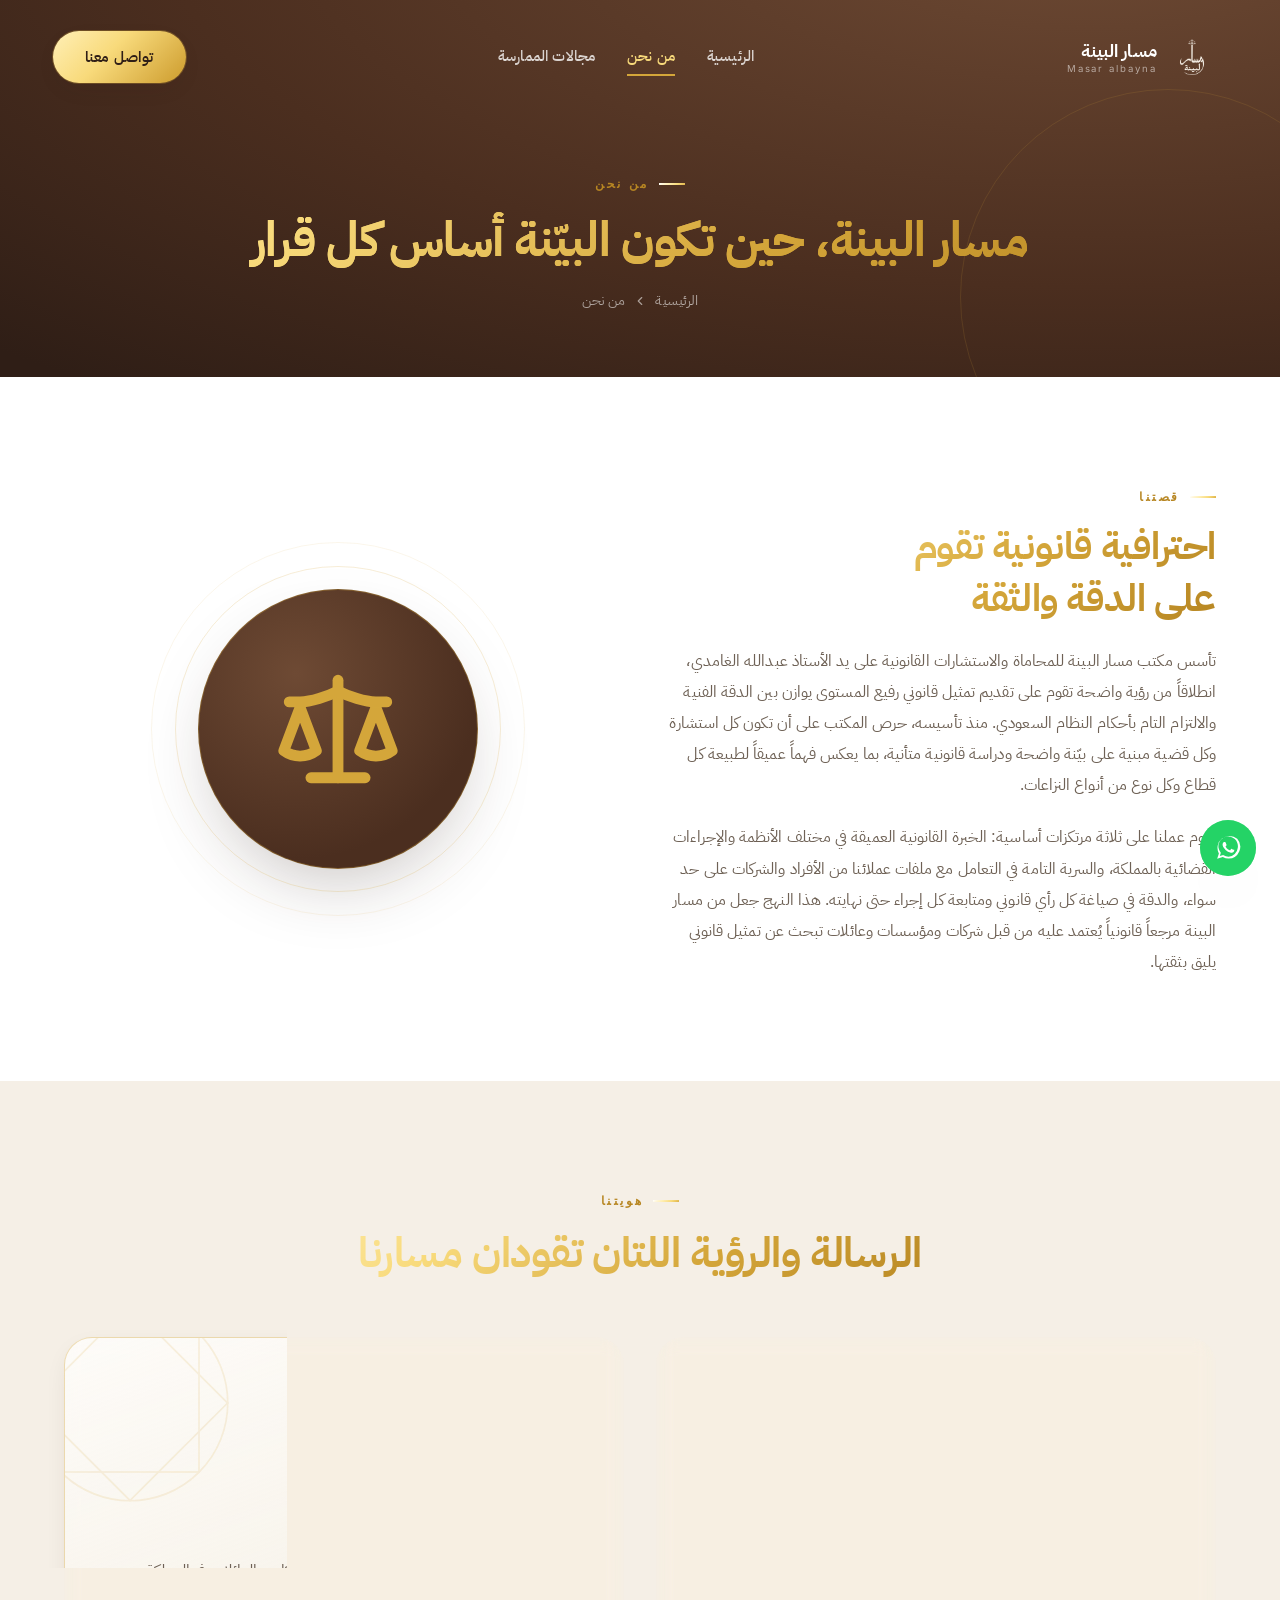
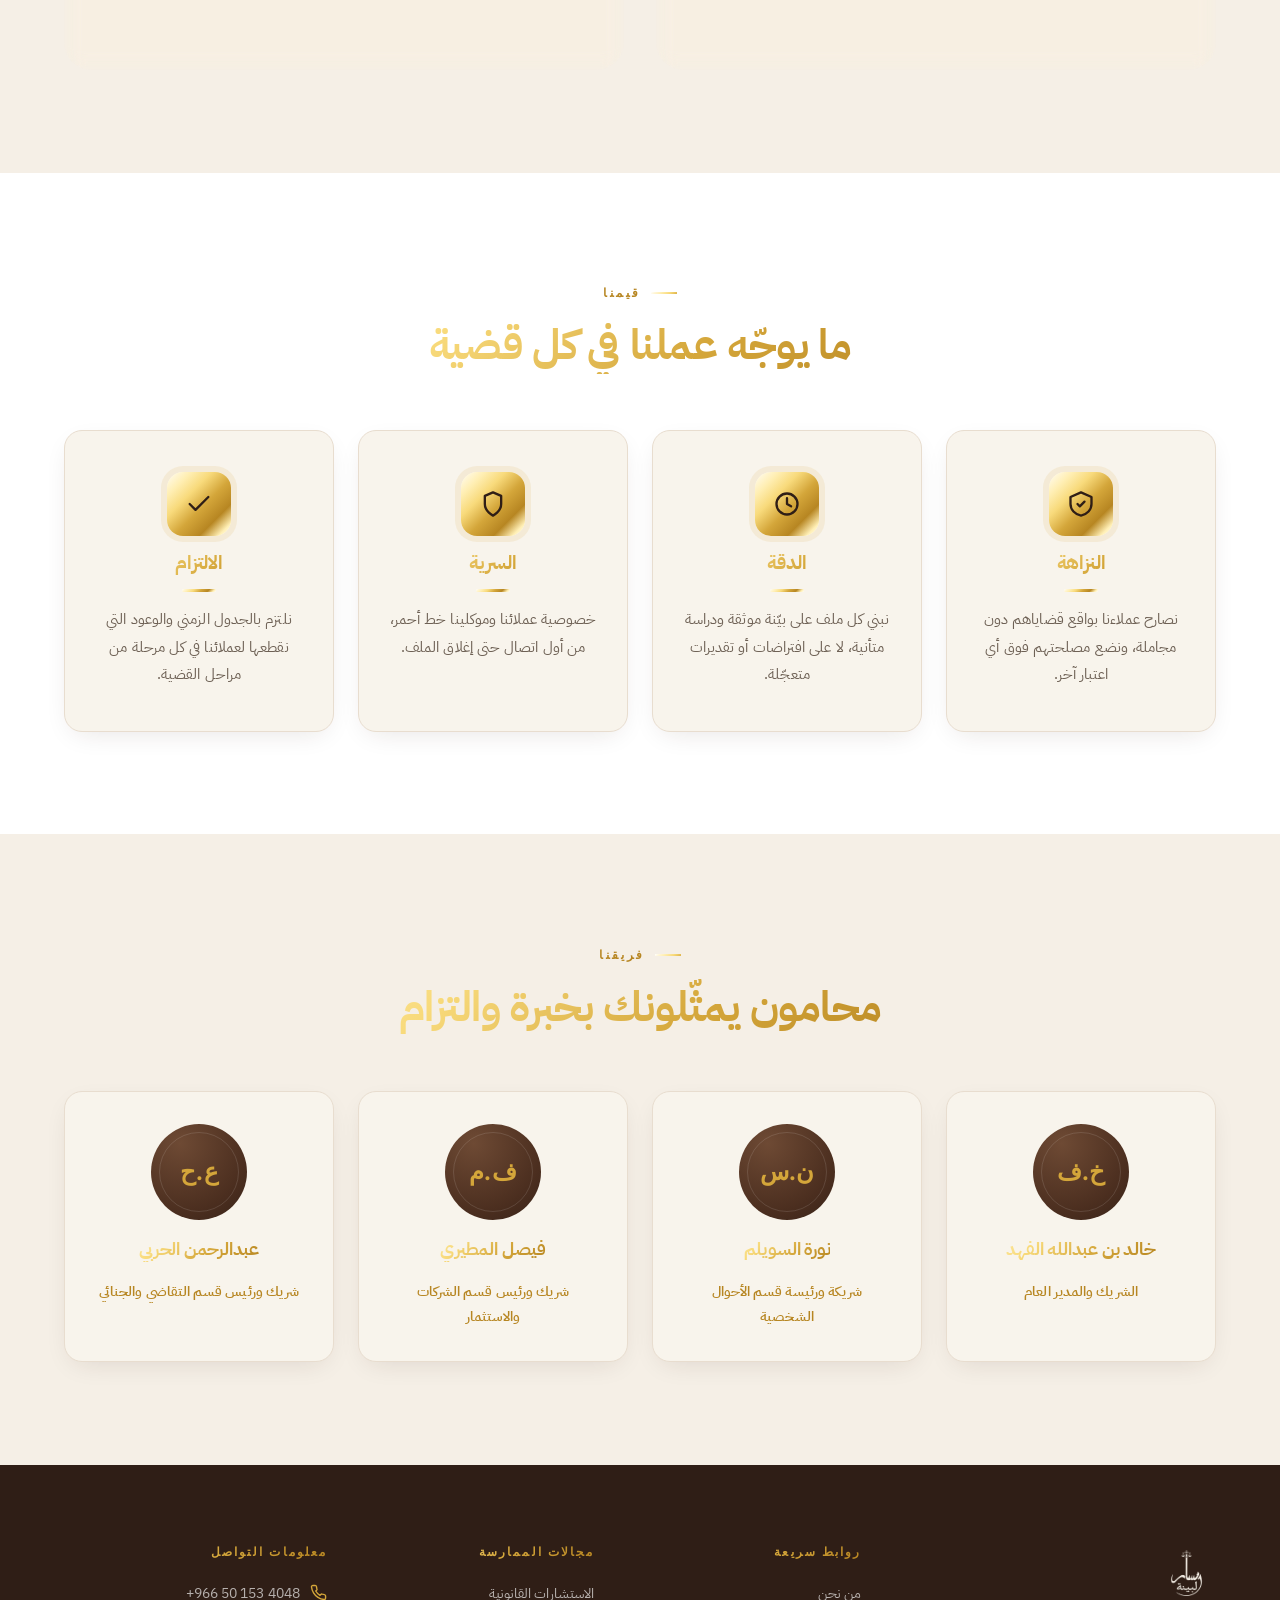
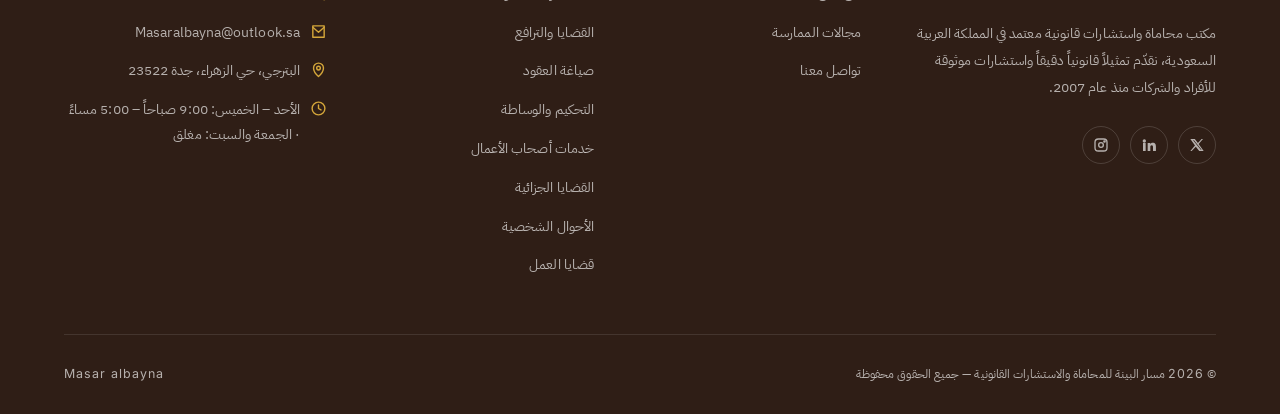
<file: about.html>
<!DOCTYPE html>
<html lang="ar" dir="rtl">
<head>
  <meta charset="UTF-8" />
  <meta name="viewport" content="width=device-width, initial-scale=1.0" />
  <title>من نحن | مسار البينة للمحاماة والاستشارات القانونية</title>
  <meta name="description" content="تعرّف على قصة مسار البينة، رسالتنا ورؤيتنا وقيمنا، ومسيرتنا منذ عام 2007، وتعرّف على فريق المحامين الذي يقود المكتب." />
  <link rel="canonical" href="https://www.mesaar-albina.sa/about.html" />

  <meta property="og:type" content="website" />
  <meta property="og:locale" content="ar_SA" />
  <meta property="og:title" content="من نحن | مسار البينة" />
  <meta property="og:description" content="من مكتب صغير إلى مرجع قانوني موثوق — قصتنا ورسالتنا وقيمنا." />
  <meta property="og:image" content="images/logo-800.png" />

  <link rel="icon" type="image/png" sizes="32x32" href="images/favicon-32.png" />
  <link rel="apple-touch-icon" href="images/favicon-512.png" />

  <link rel="preconnect" href="https://fonts.googleapis.com" />
  <link rel="preconnect" href="https://fonts.gstatic.com" crossorigin />
  <link rel="stylesheet" href="css/style.css" />
  <link rel="stylesheet" href="css/responsive.css" />
</head>
<body>

  <div class="page-loader" aria-hidden="true">
    <div class="page-loader__mark">
      <svg viewBox="0 0 24 24" fill="none" stroke="currentColor" stroke-width="2" stroke-linecap="round" stroke-linejoin="round"><path d="m16 16 3-8 3 8c-.87.65-1.92 1-3 1s-2.13-.35-3-1Z"/><path d="m2 16 3-8 3 8c-.87.65-1.92 1-3 1s-2.13-.35-3-1Z"/><path d="M7 21h10"/><path d="M12 3v18"/><path d="M3 7h2c2 0 5-1 7-2 2 1 5 2 7 2h2"/></svg>
    </div>
  </div>

  <header class="site-header">
    <div class="container">
      <a href="index.html" class="brand">
        <span class="brand__mark"><img src="images/logo-white-280.png" alt="شعار مكتب مسار البينة" /></span>
        <span class="brand__text">
          <span class="brand__name">مسار البينة</span>
          <span class="brand__sub">Masar albayna</span>
        </span>
      </a>
      <nav class="main-nav" aria-label="التنقل الرئيسي">
        <a href="index.html">الرئيسية</a>
        <a href="about.html">من نحن</a>
        <a href="services.html">مجالات الممارسة</a>
      </nav>
      <div class="header-actions">
        <button type="button" class="btn btn-gold" data-open-contact-popup>تواصل معنا</button>
        <button class="nav-toggle" aria-label="فتح القائمة" aria-expanded="false">
          <svg class="icon-menu" viewBox="0 0 24 24" fill="none" stroke="currentColor" stroke-width="2" stroke-linecap="round" stroke-linejoin="round"><path d="M4 7h16M4 12h16M4 17h16"/></svg>
          <svg class="icon-close is-hidden" viewBox="0 0 24 24" fill="none" stroke="currentColor" stroke-width="2" stroke-linecap="round" stroke-linejoin="round"><path d="M6 6l12 12M18 6L6 18"/></svg>
        </button>
      </div>
    </div>
  </header>

  <nav class="mobile-nav" aria-label="القائمة الجانبية">
    <a href="index.html">الرئيسية</a>
    <a href="about.html">من نحن</a>
    <a href="services.html">مجالات الممارسة</a>
    <button type="button" class="btn btn-gold btn-block" data-open-contact-popup>تواصل معنا</button>
  </nav>

  <main>
    <section class="page-header">
      <div class="page-header__ring" aria-hidden="true"></div>
      <div class="container">
        <span class="eyebrow">من نحن</span>
        <h1 class="reveal-text" style="margin-top:14px; font-size:clamp(2rem,2vw + 1.4rem,3rem);"><span class="reveal-mask">مسار البينة، حين تكون البيّنة أساس كل قرار</span></h1>
        <div class="breadcrumb">
          <a href="index.html">الرئيسية</a>
          <svg viewBox="0 0 24 24" fill="none" stroke="currentColor" stroke-width="2" stroke-linecap="round" stroke-linejoin="round"><path d="M15 6l-6 6 6 6"/></svg>
          <span>من نحن</span>
        </div>
      </div>
    </section>

    <!-- ============ STORY ============ -->
    <section class="section about-story">
      <div class="container">
        <div class="grid grid-2 about-story__grid">
          <div class="reveal">
            <span class="eyebrow">قصتنا</span>
            <h2>احترافية قانونية تقوم على الدقة والثقة</h2>
            <p>
              تأسس مكتب مسار البينة للمحاماة والاستشارات القانونية على يد الأستاذ عبدالله الغامدي، انطلاقاً من رؤية واضحة تقوم على تقديم
              تمثيل قانوني رفيع المستوى يوازن بين الدقة الفنية والالتزام التام بأحكام النظام السعودي. منذ تأسيسه، حرص المكتب على أن تكون
              كل استشارة وكل قضية مبنية على بيّنة واضحة ودراسة قانونية متأنية، بما يعكس فهماً عميقاً لطبيعة كل قطاع وكل نوع من أنواع النزاعات.
            </p>
            <p>
              يقوم عملنا على ثلاثة مرتكزات أساسية: الخبرة القانونية العميقة في مختلف الأنظمة والإجراءات القضائية بالمملكة، والسرية التامة في
              التعامل مع ملفات عملائنا من الأفراد والشركات على حد سواء، والدقة في صياغة كل رأي قانوني ومتابعة كل إجراء حتى نهايته. هذا النهج
              جعل من مسار البينة مرجعاً قانونياً يُعتمد عليه من قبل شركات ومؤسسات وعائلات تبحث عن تمثيل قانوني يليق بثقتها.
            </p>
          </div>
          <div class="reveal-image reveal-delay-1 about-story__visual">
            <div class="reveal-mask">
              <div class="hero__badge about-story__badge">
                <svg viewBox="0 0 24 24" fill="none" stroke="currentColor" stroke-width="2" stroke-linecap="round" stroke-linejoin="round"><path d="m16 16 3-8 3 8c-.87.65-1.92 1-3 1s-2.13-.35-3-1Z"/><path d="m2 16 3-8 3 8c-.87.65-1.92 1-3 1s-2.13-.35-3-1Z"/><path d="M7 21h10"/><path d="M12 3v18"/><path d="M3 7h2c2 0 5-1 7-2 2 1 5 2 7 2h2"/></svg>
              </div>
            </div>
          </div>
        </div>
      </div>
    </section>

    <!-- ============ MISSION / VISION ============ -->
    <section class="section section-alt vm-section">
      <div class="container">
        <div class="section-head center reveal">
          <span class="eyebrow">هويتنا</span>
          <h2>الرسالة والرؤية اللتان تقودان مسارنا</h2>
        </div>
        <div class="grid grid-2 vm-grid">
          <div class="vm-card reveal">
            <span class="vm-card__pattern" aria-hidden="true"></span>
            <span class="vm-card__icon"><svg viewBox="0 0 24 24" fill="none" stroke="currentColor" stroke-width="2" stroke-linecap="round" stroke-linejoin="round"><path d="m12 15 8.5-8.5a2.1 2.1 0 0 0-3-3L9 12v3h3Z"/><path d="M16 5 19 8"/><path d="M20 13v6a2 2 0 0 1-2 2H5a2 2 0 0 1-2-2V8a2 2 0 0 1 2-2h6"/></svg></span>
            <h3 class="vm-card__title">رسالتنا</h3>
            <span class="vm-card__divider" aria-hidden="true"></span>
            <p class="vm-card__text">تقديم تمثيل قانوني دقيق وشفاف يحفظ حقوق عملائنا ويبني معهم علاقة ثقة تقوم على الوضوح في كل خطوة من خطوات قضيتهم.</p>
          </div>
          <div class="vm-card reveal reveal-delay-1">
            <span class="vm-card__pattern" aria-hidden="true"></span>
            <span class="vm-card__icon"><svg viewBox="0 0 24 24" fill="none" stroke="currentColor" stroke-width="2" stroke-linecap="round" stroke-linejoin="round"><path d="M2 12s3.5-7 10-7 10 7 10 7-3.5 7-10 7-10-7-10-7Z"/><circle cx="12" cy="12" r="3"/></svg></span>
            <h3 class="vm-card__title">رؤيتنا</h3>
            <span class="vm-card__divider" aria-hidden="true"></span>
            <p class="vm-card__text">أن نكون المرجع القانوني الأول الذي تلجأ إليه الشركات والعائلات في المملكة عند الحاجة إلى بيّنة واضحة وحق واضح المعالم.</p>
          </div>
        </div>
      </div>
    </section>

    <!-- ============ VALUES ============ -->
    <section class="section">
      <div class="container">
        <div class="section-head center">
          <span class="eyebrow">قيمنا</span>
          <h2>ما يوجّه عملنا في كل قضية</h2>
        </div>
        <div class="grid grid-4">
          <div class="card value-card reveal">
            <span class="card__icon"><svg viewBox="0 0 24 24" fill="none" stroke="currentColor" stroke-width="2" stroke-linecap="round" stroke-linejoin="round"><path d="M12 2 3 6v6c0 5 3.8 9 9 10 5.2-1 9-5 9-10V6l-9-4Z"/><path d="m9 12 2 2 4-4"/></svg></span>
            <h3>النزاهة</h3>
            <span class="value-card__divider" aria-hidden="true"></span>
            <p>نصارح عملاءنا بواقع قضاياهم دون مجاملة، ونضع مصلحتهم فوق أي اعتبار آخر.</p>
          </div>
          <div class="card value-card reveal reveal-delay-1">
            <span class="card__icon"><svg viewBox="0 0 24 24" fill="none" stroke="currentColor" stroke-width="2" stroke-linecap="round" stroke-linejoin="round"><circle cx="12" cy="12" r="9"/><path d="M12 7v5l3.5 2"/></svg></span>
            <h3>الدقة</h3>
            <span class="value-card__divider" aria-hidden="true"></span>
            <p>نبني كل ملف على بيّنة موثقة ودراسة متأنية، لا على افتراضات أو تقديرات متعجّلة.</p>
          </div>
          <div class="card value-card reveal reveal-delay-2">
            <span class="card__icon"><svg viewBox="0 0 24 24" fill="none" stroke="currentColor" stroke-width="2" stroke-linecap="round" stroke-linejoin="round"><path d="M12 22s7-3.5 7-10V5l-7-3-7 3v7c0 6.5 7 10 7 10Z"/></svg></span>
            <h3>السرية</h3>
            <span class="value-card__divider" aria-hidden="true"></span>
            <p>خصوصية عملائنا وموكلينا خط أحمر، من أول اتصال حتى إغلاق الملف.</p>
          </div>
          <div class="card value-card reveal reveal-delay-3">
            <span class="card__icon"><svg viewBox="0 0 24 24" fill="none" stroke="currentColor" stroke-width="2" stroke-linecap="round" stroke-linejoin="round"><path d="M20 6 9 17l-5-5"/></svg></span>
            <h3>الالتزام</h3>
            <span class="value-card__divider" aria-hidden="true"></span>
            <p>نلتزم بالجدول الزمني والوعود التي نقطعها لعملائنا في كل مرحلة من مراحل القضية.</p>
          </div>
        </div>
      </div>
    </section>

    <!-- ============ TEAM ============ -->
    <section class="section section-alt">
      <div class="container">
        <div class="section-head center">
          <span class="eyebrow">فريقنا</span>
          <h2>محامون يمثّلونك بخبرة والتزام</h2>
        </div>
        <div class="grid grid-4">
          <div class="card lawyer-card reveal">
            <div class="portrait portrait--md"><span>خ.ف</span></div>
            <h3>خالد بن عبدالله الفهد</h3>
            <span class="lawyer-card__role">الشريك والمدير العام</span>
          </div>
          <div class="card lawyer-card reveal reveal-delay-1">
            <div class="portrait portrait--md"><span>ن.س</span></div>
            <h3>نورة السويلم</h3>
            <span class="lawyer-card__role">شريكة ورئيسة قسم الأحوال الشخصية</span>
          </div>
          <div class="card lawyer-card reveal reveal-delay-2">
            <div class="portrait portrait--md"><span>ف.م</span></div>
            <h3>فيصل المطيري</h3>
            <span class="lawyer-card__role">شريك ورئيس قسم الشركات والاستثمار</span>
          </div>
          <div class="card lawyer-card reveal reveal-delay-3">
            <div class="portrait portrait--md"><span>ع.ح</span></div>
            <h3>عبدالرحمن الحربي</h3>
            <span class="lawyer-card__role">شريك ورئيس قسم التقاضي والجنائي</span>
          </div>
        </div>
      </div>
    </section>
  </main>

  <footer class="site-footer">
    <div class="container">
      <div class="footer-grid">
        <div class="footer-brand footer-about">
          <span class="brand__mark"><img src="images/logo-white-280.png" alt="شعار مكتب مسار البينة" /></span>
          <p>مكتب محاماة واستشارات قانونية معتمد في المملكة العربية السعودية، نقدّم تمثيلاً قانونياً دقيقاً واستشارات موثوقة للأفراد والشركات منذ عام 2007.</p>
          <div class="footer-social">
            <a href="#" aria-label="تويتر"><svg viewBox="0 0 24 24" fill="currentColor"><path d="M18.9 3H21l-6.6 7.6L22 21h-6.6l-5.2-6.4L4 21H2l7-8.1L2 3h6.7l4.7 5.9L18.9 3Zm-1.2 16h1.2L7.4 5h-1.3l11.6 14Z"/></svg></a>
            <a href="#" aria-label="لينكدإن"><svg viewBox="0 0 24 24" fill="currentColor"><path d="M4.98 3.5a2.5 2.5 0 1 1 0 5 2.5 2.5 0 0 1 0-5ZM3 9h4v12H3V9Zm7 0h3.8v1.7h.05c.53-1 1.83-2 3.77-2 4.03 0 4.78 2.65 4.78 6.1V21H18v-5.6c0-1.34-.02-3.07-1.87-3.07-1.87 0-2.16 1.46-2.16 2.97V21H10V9Z"/></svg></a>
            <a href="#" aria-label="إنستغرام"><svg viewBox="0 0 24 24" fill="none" stroke="currentColor" stroke-width="2" stroke-linecap="round" stroke-linejoin="round"><rect x="3" y="3" width="18" height="18" rx="5"/><circle cx="12" cy="12" r="3.5"/><circle cx="17.2" cy="6.8" r="1"/></svg></a>
          </div>
        </div>
        <div class="footer-col">
          <h4>روابط سريعة</h4>
          <ul>
            <li><a href="about.html">من نحن</a></li>
            <li><a href="services.html">مجالات الممارسة</a></li>
            <li><a href="contact.html">تواصل معنا</a></li>
          </ul>
        </div>
        <div class="footer-col">
          <h4>مجالات الممارسة</h4>
          <ul>
            <li><a href="services.html#consultation">الاستشارات القانونية</a></li>
            <li><a href="services.html#litigation">القضايا والترافع</a></li>
            <li><a href="services.html#contracts">صياغة العقود</a></li>
            <li><a href="services.html#arbitration">التحكيم والوساطة</a></li>
            <li><a href="services.html#business">خدمات أصحاب الأعمال</a></li>
            <li><a href="services.html#criminal">القضايا الجزائية</a></li>
            <li><a href="services.html#family">الأحوال الشخصية</a></li>
            <li><a href="services.html#labor">قضايا العمل</a></li>
          </ul>
        </div>
        <div class="footer-col">
          <h4>معلومات التواصل</h4>
          <ul class="footer-contact">
            <li><svg viewBox="0 0 24 24" fill="none" stroke="currentColor" stroke-width="2" stroke-linecap="round" stroke-linejoin="round"><path d="M22 16.92v3a2 2 0 0 1-2.18 2 19.8 19.8 0 0 1-8.63-3.07 19.5 19.5 0 0 1-6-6 19.8 19.8 0 0 1-3.07-8.67A2 2 0 0 1 4.11 2h3a2 2 0 0 1 2 1.72c.13.99.36 1.96.68 2.9a2 2 0 0 1-.45 2.11L8.09 9.91a16 16 0 0 0 6 6l1.18-1.18a2 2 0 0 1 2.11-.45c.94.32 1.91.55 2.9.68A2 2 0 0 1 22 16.92Z"/></svg><span dir="ltr">+966 50 153 4048</span></li>
            <li><svg viewBox="0 0 24 24" fill="none" stroke="currentColor" stroke-width="2" stroke-linecap="round" stroke-linejoin="round"><path d="M4 4h16v16H4V4Z"/><path d="m4 6 8 7 8-7"/></svg><span>Masaralbayna@outlook.sa</span></li>
            <li><svg viewBox="0 0 24 24" fill="none" stroke="currentColor" stroke-width="2" stroke-linecap="round" stroke-linejoin="round"><path d="M12 22s7-6.1 7-12a7 7 0 1 0-14 0c0 5.9 7 12 7 12Z"/><circle cx="12" cy="10" r="2.6"/></svg><span>البترجي، حي الزهراء، جدة 23522</span></li>
            <li><svg viewBox="0 0 24 24" fill="none" stroke="currentColor" stroke-width="2" stroke-linecap="round" stroke-linejoin="round"><circle cx="12" cy="12" r="9"/><path d="M12 7v5l3.5 2"/></svg><span>الأحد – الخميس: 9:00 صباحاً – 5:00 مساءً · الجمعة والسبت: مغلق</span></li>
          </ul>
        </div>
      </div>
      <div class="footer-bottom">
        <span>© <span data-year></span> مسار البينة للمحاماة والاستشارات القانونية — جميع الحقوق محفوظة</span>
        <span>Masar albayna</span>
      </div>
    </div>
  </footer>

  <a href="https://wa.me/966501534048" target="_blank" rel="noreferrer" class="whatsapp-float" aria-label="تواصل عبر واتساب">
    <svg viewBox="0 0 24 24" fill="currentColor"><path d="M20.5 3.5A11 11 0 0 0 3.6 17L2 22l5.2-1.6a11 11 0 0 0 5.3 1.4h.01A11 11 0 0 0 20.5 3.5ZM12.5 20 12.5 20a9 9 0 0 1-4.6-1.3l-.33-.2-3.1.95.94-3-.22-.35A9 9 0 1 1 21 12a9 9 0 0 1-8.5 8Zm4.9-6.3c-.27-.14-1.6-.8-1.85-.88-.25-.1-.43-.14-.6.13-.18.27-.7.88-.86 1.06-.16.18-.32.2-.6.07-.27-.14-1.13-.42-2.16-1.34-.8-.71-1.34-1.6-1.5-1.86-.16-.27-.02-.42.12-.55.13-.13.27-.32.4-.48.14-.16.18-.27.27-.46.1-.18.05-.34-.02-.48-.07-.14-.6-1.46-.83-2-.22-.53-.44-.46-.6-.47h-.52c-.18 0-.46.07-.7.34-.24.27-.93.9-.93 2.2 0 1.3.94 2.55 1.08 2.73.14.18 1.85 2.8 4.48 3.93.63.27 1.12.43 1.5.55.63.2 1.2.17 1.66.1.5-.07 1.6-.65 1.83-1.28.23-.63.23-1.16.16-1.28-.07-.12-.25-.18-.52-.32Z"/></svg>
  </a>

  <button class="back-to-top" aria-label="العودة للأعلى">
    <svg viewBox="0 0 24 24" fill="none" stroke="currentColor" stroke-width="2" stroke-linecap="round" stroke-linejoin="round"><path d="M12 19V5M5 12l7-7 7 7"/></svg>
  </button>

  <div class="contact-popup" data-contact-popup aria-hidden="true">
    <div class="contact-popup__backdrop" data-contact-popup-close></div>
    <div class="contact-popup__sheet" role="dialog" aria-modal="true" aria-labelledby="contact-popup-title">
      <button type="button" class="contact-popup__close" data-contact-popup-close aria-label="إغلاق">
        <svg viewBox="0 0 24 24" fill="none" stroke="currentColor" stroke-width="2" stroke-linecap="round" stroke-linejoin="round"><path d="M6 6l12 12M18 6L6 18"/></svg>
      </button>
      <span class="contact-popup__mark">
        <svg viewBox="0 0 24 24" fill="none" stroke="currentColor" stroke-width="2" stroke-linecap="round" stroke-linejoin="round"><path d="M12 2 3 6v6c0 5 3.8 9 9 10 5.2-1 9-5 9-10V6l-9-4Z"/></svg>
      </span>
      <h3 id="contact-popup-title">تواصل معنا مباشرة</h3>
      <p>اختر الطريقة الأنسب لك، وسيردّ عليك فريقنا في أقرب وقت وبسرية تامة.</p>
      <div class="contact-popup__actions">
        <a href="https://wa.me/966501534048" target="_blank" rel="noreferrer" class="contact-popup__option">
          <span class="contact-popup__icon contact-popup__icon--whatsapp">
            <svg viewBox="0 0 24 24" fill="currentColor"><path d="M20.5 3.5A11 11 0 0 0 3.6 17L2 22l5.2-1.6a11 11 0 0 0 5.3 1.4h.01A11 11 0 0 0 20.5 3.5ZM12.5 20a9 9 0 0 1-4.6-1.3l-.33-.2-3.1.95.94-3-.22-.35A9 9 0 1 1 21 12a9 9 0 0 1-8.5 8Z"/></svg>
          </span>
          <span>
            <b>واتساب</b>
            <span dir="ltr">+966 50 153 4048</span>
          </span>
        </a>
        <a href="mailto:Masaralbayna@outlook.sa" class="contact-popup__option">
          <span class="contact-popup__icon">
            <svg viewBox="0 0 24 24" fill="none" stroke="currentColor" stroke-width="2" stroke-linecap="round" stroke-linejoin="round"><path d="M4 4h16v16H4V4Z"/><path d="m4 6 8 7 8-7"/></svg>
          </span>
          <span>
            <b>البريد الإلكتروني</b>
            <span>Masaralbayna@outlook.sa</span>
          </span>
        </a>
      </div>
    </div>
  </div>

  <script src="js/main.js"></script>
</body>
</html>
</file>
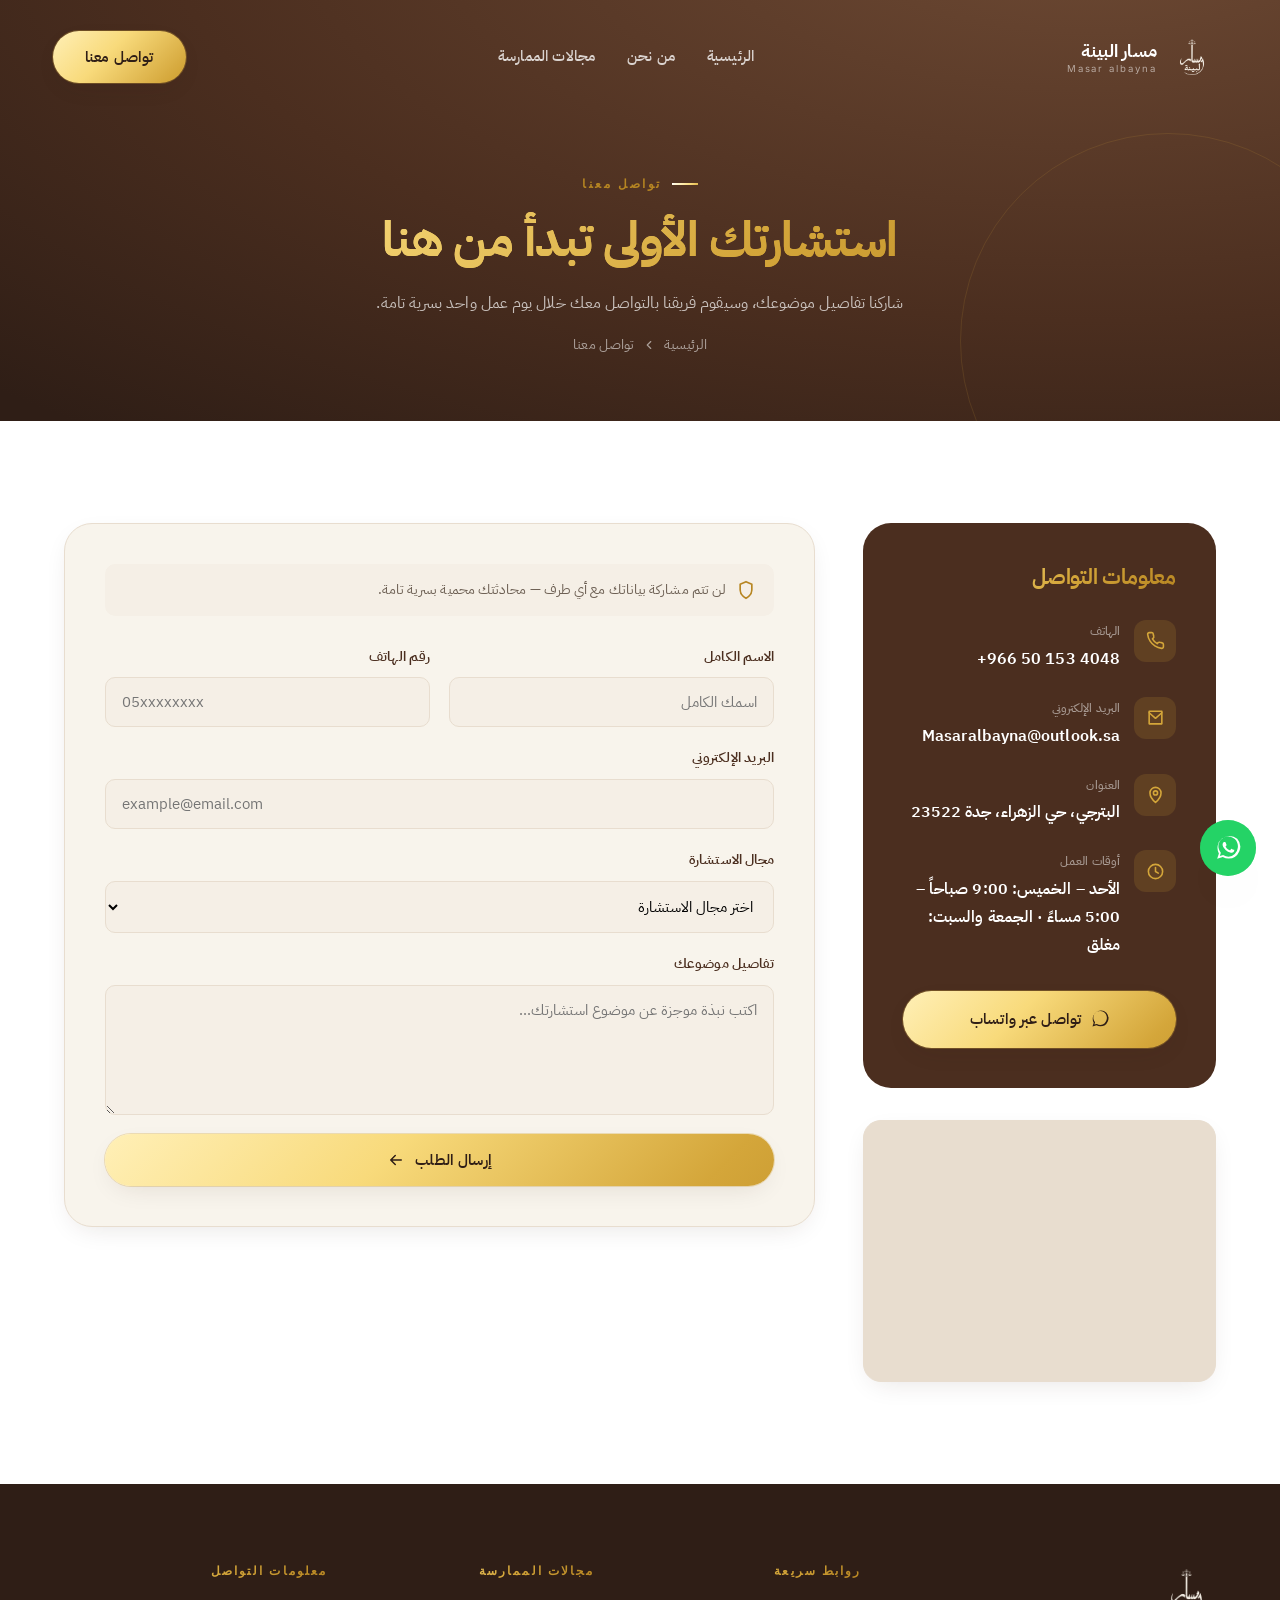
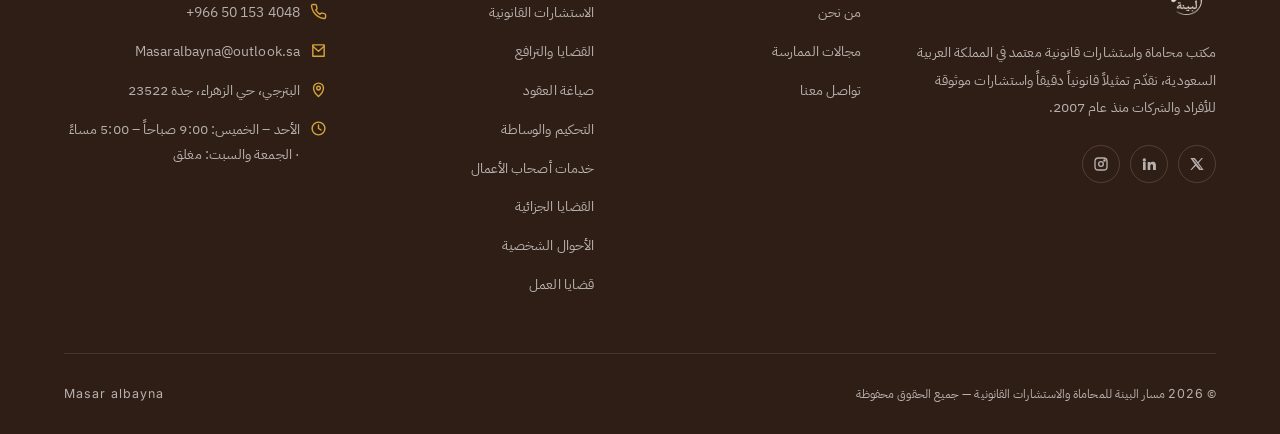
<file: contact.html>
<!DOCTYPE html>
<html lang="ar" dir="rtl">
<head>
  <meta charset="UTF-8" />
  <meta name="viewport" content="width=device-width, initial-scale=1.0" />
  <title>تواصل معنا | مسار البينة للمحاماة والاستشارات القانونية</title>
  <meta name="description" content="احجز استشارتك القانونية الأولى مع مسار البينة. اتصل بنا، راسلنا عبر واتساب، أو عبّئ نموذج الحجز بسرية تامة." />
  <link rel="canonical" href="https://www.mesaar-albina.sa/contact.html" />

  <meta property="og:type" content="website" />
  <meta property="og:locale" content="ar_SA" />
  <meta property="og:title" content="تواصل معنا | مسار البينة" />
  <meta property="og:description" content="استشارتك الأولى تبدأ من هنا." />
  <meta property="og:image" content="images/logo-800.png" />

  <link rel="icon" type="image/png" sizes="32x32" href="images/favicon-32.png" />
  <link rel="apple-touch-icon" href="images/favicon-512.png" />

  <link rel="preconnect" href="https://fonts.googleapis.com" />
  <link rel="preconnect" href="https://fonts.gstatic.com" crossorigin />
  <link rel="stylesheet" href="css/style.css" />
  <link rel="stylesheet" href="css/responsive.css" />
</head>
<body>

  <div class="page-loader" aria-hidden="true">
    <div class="page-loader__mark">
      <svg viewBox="0 0 24 24" fill="none" stroke="currentColor" stroke-width="2" stroke-linecap="round" stroke-linejoin="round"><path d="m16 16 3-8 3 8c-.87.65-1.92 1-3 1s-2.13-.35-3-1Z"/><path d="m2 16 3-8 3 8c-.87.65-1.92 1-3 1s-2.13-.35-3-1Z"/><path d="M7 21h10"/><path d="M12 3v18"/><path d="M3 7h2c2 0 5-1 7-2 2 1 5 2 7 2h2"/></svg>
    </div>
  </div>

  <header class="site-header">
    <div class="container">
      <a href="index.html" class="brand">
        <span class="brand__mark"><img src="images/logo-white-280.png" alt="شعار مكتب مسار البينة" /></span>
        <span class="brand__text">
          <span class="brand__name">مسار البينة</span>
          <span class="brand__sub">Masar albayna</span>
        </span>
      </a>
      <nav class="main-nav" aria-label="التنقل الرئيسي">
        <a href="index.html">الرئيسية</a>
        <a href="about.html">من نحن</a>
        <a href="services.html">مجالات الممارسة</a>
      </nav>
      <div class="header-actions">
        <button type="button" class="btn btn-gold" data-open-contact-popup>تواصل معنا</button>
        <button class="nav-toggle" aria-label="فتح القائمة" aria-expanded="false">
          <svg class="icon-menu" viewBox="0 0 24 24" fill="none" stroke="currentColor" stroke-width="2" stroke-linecap="round" stroke-linejoin="round"><path d="M4 7h16M4 12h16M4 17h16"/></svg>
          <svg class="icon-close is-hidden" viewBox="0 0 24 24" fill="none" stroke="currentColor" stroke-width="2" stroke-linecap="round" stroke-linejoin="round"><path d="M6 6l12 12M18 6L6 18"/></svg>
        </button>
      </div>
    </div>
  </header>

  <nav class="mobile-nav" aria-label="القائمة الجانبية">
    <a href="index.html">الرئيسية</a>
    <a href="about.html">من نحن</a>
    <a href="services.html">مجالات الممارسة</a>
    <button type="button" class="btn btn-gold btn-block" data-open-contact-popup>تواصل معنا</button>
  </nav>

  <main>
    <section class="page-header">
      <div class="page-header__ring" aria-hidden="true"></div>
      <div class="container">
        <span class="eyebrow">تواصل معنا</span>
        <h1 class="reveal-text" style="margin-top:14px; font-size:clamp(2rem,2vw + 1.4rem,3rem);"><span class="reveal-mask">استشارتك الأولى تبدأ من هنا</span></h1>
        <p style="max-width:56ch; margin:1rem auto 0; color:rgba(255,255,255,.7);">شاركنا تفاصيل موضوعك، وسيقوم فريقنا بالتواصل معك خلال يوم عمل واحد بسرية تامة.</p>
        <div class="breadcrumb">
          <a href="index.html">الرئيسية</a>
          <svg viewBox="0 0 24 24" fill="none" stroke="currentColor" stroke-width="2" stroke-linecap="round" stroke-linejoin="round"><path d="M15 6l-6 6 6 6"/></svg>
          <span>تواصل معنا</span>
        </div>
      </div>
    </section>

    <section class="section">
      <div class="container">
        <div class="contact-grid">

          <!-- ============ CONTACT INFO ============ -->
          <div class="reveal-left">
            <div class="contact-info-card">
              <h3>معلومات التواصل</h3>
              <ul class="contact-info-list">
                <li>
                  <span class="icon-chip"><svg viewBox="0 0 24 24" fill="none" stroke="currentColor" stroke-width="2" stroke-linecap="round" stroke-linejoin="round"><path d="M22 16.92v3a2 2 0 0 1-2.18 2 19.8 19.8 0 0 1-8.63-3.07 19.5 19.5 0 0 1-6-6 19.8 19.8 0 0 1-3.07-8.67A2 2 0 0 1 4.11 2h3a2 2 0 0 1 2 1.72c.13.99.36 1.96.68 2.9a2 2 0 0 1-.45 2.11L8.09 9.91a16 16 0 0 0 6 6l1.18-1.18a2 2 0 0 1 2.11-.45c.94.32 1.91.55 2.9.68A2 2 0 0 1 22 16.92Z"/></svg></span>
                  <span>
                    <b>الهاتف</b>
                    <a href="tel:+966501534048" dir="ltr">+966 50 153 4048</a>
                  </span>
                </li>
                <li>
                  <span class="icon-chip"><svg viewBox="0 0 24 24" fill="none" stroke="currentColor" stroke-width="2" stroke-linecap="round" stroke-linejoin="round"><path d="M4 4h16v16H4V4Z"/><path d="m4 6 8 7 8-7"/></svg></span>
                  <span>
                    <b>البريد الإلكتروني</b>
                    <a href="mailto:Masaralbayna@outlook.sa">Masaralbayna@outlook.sa</a>
                  </span>
                </li>
                <li>
                  <span class="icon-chip"><svg viewBox="0 0 24 24" fill="none" stroke="currentColor" stroke-width="2" stroke-linecap="round" stroke-linejoin="round"><path d="M12 22s7-6.1 7-12a7 7 0 1 0-14 0c0 5.9 7 12 7 12Z"/><circle cx="12" cy="10" r="2.6"/></svg></span>
                  <span>
                    <b>العنوان</b>
                    <span class="value">البترجي، حي الزهراء، جدة 23522</span>
                  </span>
                </li>
                <li>
                  <span class="icon-chip"><svg viewBox="0 0 24 24" fill="none" stroke="currentColor" stroke-width="2" stroke-linecap="round" stroke-linejoin="round"><circle cx="12" cy="12" r="9"/><path d="M12 7v5l3.5 2"/></svg></span>
                  <span>
                    <b>أوقات العمل</b>
                    <span class="value">الأحد – الخميس: 9:00 صباحاً – 5:00 مساءً · الجمعة والسبت: مغلق</span>
                  </span>
                </li>
              </ul>
              <a href="https://wa.me/966501534048" target="_blank" rel="noreferrer" class="btn btn-gold btn-block">
                <svg viewBox="0 0 24 24" fill="currentColor"><path d="M20.5 3.5A11 11 0 0 0 3.6 17L2 22l5.2-1.6a11 11 0 0 0 5.3 1.4h.01A11 11 0 0 0 20.5 3.5ZM12.5 20a9 9 0 0 1-4.6-1.3l-.33-.2-3.1.95.94-3-.22-.35A9 9 0 1 1 21 12a9 9 0 0 1-8.5 8Z"/></svg>
                تواصل عبر واتساب
              </a>
            </div>

            <div class="contact-map">
              <iframe
                src="https://www.google.com/maps?q=Al+Bitarji%2C+Al+Zahra+District%2C+Jeddah+23522%2C+Saudi+Arabia&output=embed"
                loading="lazy"
                referrerpolicy="no-referrer-when-downgrade"
                title="موقع مكتب مسار البينة على الخريطة">
              </iframe>
            </div>
          </div>

          <!-- ============ FORM ============ -->
          <div class="contact-form-wrap reveal-right reveal-delay-1">
            <div class="confidential-note">
              <svg viewBox="0 0 24 24" fill="none" stroke="currentColor" stroke-width="2" stroke-linecap="round" stroke-linejoin="round"><path d="M12 22s7-3.5 7-10V5l-7-3-7 3v7c0 6.5 7 10 7 10Z"/></svg>
              لن تتم مشاركة بياناتك مع أي طرف — محادثتك محمية بسرية تامة.
            </div>

            <div class="form-success">
              <svg viewBox="0 0 24 24" fill="none" stroke="currentColor" stroke-width="2" stroke-linecap="round" stroke-linejoin="round"><path d="M12 2 3 6v6c0 5 3.8 9 9 10 5.2-1 9-5 9-10V6l-9-4Z"/><path d="m9 12 2 2 4-4"/></svg>
              تم إرسال طلبك بنجاح. سيتواصل معك فريقنا خلال يوم عمل واحد.
            </div>

            <form data-contact-form novalidate>
              <div class="form-row">
                <div class="field" data-required>
                  <label for="name">الاسم الكامل</label>
                  <input type="text" id="name" name="name" placeholder="اسمك الكامل" required />
                  <span class="field-error">يرجى إدخال الاسم الكامل</span>
                </div>
                <div class="field" data-required>
                  <label for="phone">رقم الهاتف</label>
                  <input type="tel" id="phone" name="phone" placeholder="05xxxxxxxx" dir="ltr" required />
                  <span class="field-error">يرجى إدخال رقم هاتف صحيح</span>
                </div>
              </div>

              <div class="field" data-required>
                <label for="email">البريد الإلكتروني</label>
                <input type="email" id="email" name="email" placeholder="example@email.com" dir="ltr" required />
                <span class="field-error">يرجى إدخال بريد إلكتروني صحيح</span>
              </div>

              <div class="field" data-required>
                <label for="area">مجال الاستشارة</label>
                <select id="area" name="area" data-area-select required>
                  <option value="">اختر مجال الاستشارة</option>
                  <option value="commercial">القانون التجاري</option>
                  <option value="corporate">قانون الشركات</option>
                  <option value="labor">قانون العمل</option>
                  <option value="criminal">القضايا الجنائية</option>
                  <option value="civil">القضايا المدنية</option>
                  <option value="family">الأحوال الشخصية والأسرة</option>
                  <option value="ip">الملكية الفكرية</option>
                  <option value="real-estate">العقارات</option>
                  <option value="arbitration">التحكيم التجاري</option>
                </select>
                <span class="field-error">يرجى اختيار مجال الاستشارة</span>
              </div>

              <div class="field" data-required>
                <label for="message">تفاصيل موضوعك</label>
                <textarea id="message" name="message" placeholder="اكتب نبذة موجزة عن موضوع استشارتك..." required></textarea>
                <span class="field-error">يرجى كتابة تفاصيل موجزة عن موضوعك</span>
              </div>

              <button type="submit" class="btn btn-gold btn-block">
                إرسال الطلب
                <svg viewBox="0 0 24 24" fill="none" stroke="currentColor" stroke-width="2" stroke-linecap="round" stroke-linejoin="round"><path d="M19 12H5M11 6l-6 6 6 6"/></svg>
              </button>
            </form>
          </div>
        </div>
      </div>
    </section>
  </main>

  <footer class="site-footer">
    <div class="container">
      <div class="footer-grid">
        <div class="footer-brand footer-about">
          <span class="brand__mark"><img src="images/logo-white-280.png" alt="شعار مكتب مسار البينة" /></span>
          <p>مكتب محاماة واستشارات قانونية معتمد في المملكة العربية السعودية، نقدّم تمثيلاً قانونياً دقيقاً واستشارات موثوقة للأفراد والشركات منذ عام 2007.</p>
          <div class="footer-social">
            <a href="#" aria-label="تويتر"><svg viewBox="0 0 24 24" fill="currentColor"><path d="M18.9 3H21l-6.6 7.6L22 21h-6.6l-5.2-6.4L4 21H2l7-8.1L2 3h6.7l4.7 5.9L18.9 3Zm-1.2 16h1.2L7.4 5h-1.3l11.6 14Z"/></svg></a>
            <a href="#" aria-label="لينكدإن"><svg viewBox="0 0 24 24" fill="currentColor"><path d="M4.98 3.5a2.5 2.5 0 1 1 0 5 2.5 2.5 0 0 1 0-5ZM3 9h4v12H3V9Zm7 0h3.8v1.7h.05c.53-1 1.83-2 3.77-2 4.03 0 4.78 2.65 4.78 6.1V21H18v-5.6c0-1.34-.02-3.07-1.87-3.07-1.87 0-2.16 1.46-2.16 2.97V21H10V9Z"/></svg></a>
            <a href="#" aria-label="إنستغرام"><svg viewBox="0 0 24 24" fill="none" stroke="currentColor" stroke-width="2" stroke-linecap="round" stroke-linejoin="round"><rect x="3" y="3" width="18" height="18" rx="5"/><circle cx="12" cy="12" r="3.5"/><circle cx="17.2" cy="6.8" r="1"/></svg></a>
          </div>
        </div>
        <div class="footer-col">
          <h4>روابط سريعة</h4>
          <ul>
            <li><a href="about.html">من نحن</a></li>
            <li><a href="services.html">مجالات الممارسة</a></li>
            <li><a href="contact.html">تواصل معنا</a></li>
          </ul>
        </div>
        <div class="footer-col">
          <h4>مجالات الممارسة</h4>
          <ul>
            <li><a href="services.html#consultation">الاستشارات القانونية</a></li>
            <li><a href="services.html#litigation">القضايا والترافع</a></li>
            <li><a href="services.html#contracts">صياغة العقود</a></li>
            <li><a href="services.html#arbitration">التحكيم والوساطة</a></li>
            <li><a href="services.html#business">خدمات أصحاب الأعمال</a></li>
            <li><a href="services.html#criminal">القضايا الجزائية</a></li>
            <li><a href="services.html#family">الأحوال الشخصية</a></li>
            <li><a href="services.html#labor">قضايا العمل</a></li>
          </ul>
        </div>
        <div class="footer-col">
          <h4>معلومات التواصل</h4>
          <ul class="footer-contact">
            <li><svg viewBox="0 0 24 24" fill="none" stroke="currentColor" stroke-width="2" stroke-linecap="round" stroke-linejoin="round"><path d="M22 16.92v3a2 2 0 0 1-2.18 2 19.8 19.8 0 0 1-8.63-3.07 19.5 19.5 0 0 1-6-6 19.8 19.8 0 0 1-3.07-8.67A2 2 0 0 1 4.11 2h3a2 2 0 0 1 2 1.72c.13.99.36 1.96.68 2.9a2 2 0 0 1-.45 2.11L8.09 9.91a16 16 0 0 0 6 6l1.18-1.18a2 2 0 0 1 2.11-.45c.94.32 1.91.55 2.9.68A2 2 0 0 1 22 16.92Z"/></svg><span dir="ltr">+966 50 153 4048</span></li>
            <li><svg viewBox="0 0 24 24" fill="none" stroke="currentColor" stroke-width="2" stroke-linecap="round" stroke-linejoin="round"><path d="M4 4h16v16H4V4Z"/><path d="m4 6 8 7 8-7"/></svg><span>Masaralbayna@outlook.sa</span></li>
            <li><svg viewBox="0 0 24 24" fill="none" stroke="currentColor" stroke-width="2" stroke-linecap="round" stroke-linejoin="round"><path d="M12 22s7-6.1 7-12a7 7 0 1 0-14 0c0 5.9 7 12 7 12Z"/><circle cx="12" cy="10" r="2.6"/></svg><span>البترجي، حي الزهراء، جدة 23522</span></li>
            <li><svg viewBox="0 0 24 24" fill="none" stroke="currentColor" stroke-width="2" stroke-linecap="round" stroke-linejoin="round"><circle cx="12" cy="12" r="9"/><path d="M12 7v5l3.5 2"/></svg><span>الأحد – الخميس: 9:00 صباحاً – 5:00 مساءً · الجمعة والسبت: مغلق</span></li>
          </ul>
        </div>
      </div>
      <div class="footer-bottom">
        <span>© <span data-year></span> مسار البينة للمحاماة والاستشارات القانونية — جميع الحقوق محفوظة</span>
        <span>Masar albayna</span>
      </div>
    </div>
  </footer>

  <a href="https://wa.me/966501534048" target="_blank" rel="noreferrer" class="whatsapp-float" aria-label="تواصل عبر واتساب">
    <svg viewBox="0 0 24 24" fill="currentColor"><path d="M20.5 3.5A11 11 0 0 0 3.6 17L2 22l5.2-1.6a11 11 0 0 0 5.3 1.4h.01A11 11 0 0 0 20.5 3.5ZM12.5 20 12.5 20a9 9 0 0 1-4.6-1.3l-.33-.2-3.1.95.94-3-.22-.35A9 9 0 1 1 21 12a9 9 0 0 1-8.5 8Zm4.9-6.3c-.27-.14-1.6-.8-1.85-.88-.25-.1-.43-.14-.6.13-.18.27-.7.88-.86 1.06-.16.18-.32.2-.6.07-.27-.14-1.13-.42-2.16-1.34-.8-.71-1.34-1.6-1.5-1.86-.16-.27-.02-.42.12-.55.13-.13.27-.32.4-.48.14-.16.18-.27.27-.46.1-.18.05-.34-.02-.48-.07-.14-.6-1.46-.83-2-.22-.53-.44-.46-.6-.47h-.52c-.18 0-.46.07-.7.34-.24.27-.93.9-.93 2.2 0 1.3.94 2.55 1.08 2.73.14.18 1.85 2.8 4.48 3.93.63.27 1.12.43 1.5.55.63.2 1.2.17 1.66.1.5-.07 1.6-.65 1.83-1.28.23-.63.23-1.16.16-1.28-.07-.12-.25-.18-.52-.32Z"/></svg>
  </a>

  <button class="back-to-top" aria-label="العودة للأعلى">
    <svg viewBox="0 0 24 24" fill="none" stroke="currentColor" stroke-width="2" stroke-linecap="round" stroke-linejoin="round"><path d="M12 19V5M5 12l7-7 7 7"/></svg>
  </button>

  <div class="contact-popup" data-contact-popup aria-hidden="true">
    <div class="contact-popup__backdrop" data-contact-popup-close></div>
    <div class="contact-popup__sheet" role="dialog" aria-modal="true" aria-labelledby="contact-popup-title">
      <button type="button" class="contact-popup__close" data-contact-popup-close aria-label="إغلاق">
        <svg viewBox="0 0 24 24" fill="none" stroke="currentColor" stroke-width="2" stroke-linecap="round" stroke-linejoin="round"><path d="M6 6l12 12M18 6L6 18"/></svg>
      </button>
      <span class="contact-popup__mark">
        <svg viewBox="0 0 24 24" fill="none" stroke="currentColor" stroke-width="2" stroke-linecap="round" stroke-linejoin="round"><path d="M12 2 3 6v6c0 5 3.8 9 9 10 5.2-1 9-5 9-10V6l-9-4Z"/></svg>
      </span>
      <h3 id="contact-popup-title">تواصل معنا مباشرة</h3>
      <p>اختر الطريقة الأنسب لك، وسيردّ عليك فريقنا في أقرب وقت وبسرية تامة.</p>
      <div class="contact-popup__actions">
        <a href="https://wa.me/966501534048" target="_blank" rel="noreferrer" class="contact-popup__option">
          <span class="contact-popup__icon contact-popup__icon--whatsapp">
            <svg viewBox="0 0 24 24" fill="currentColor"><path d="M20.5 3.5A11 11 0 0 0 3.6 17L2 22l5.2-1.6a11 11 0 0 0 5.3 1.4h.01A11 11 0 0 0 20.5 3.5ZM12.5 20a9 9 0 0 1-4.6-1.3l-.33-.2-3.1.95.94-3-.22-.35A9 9 0 1 1 21 12a9 9 0 0 1-8.5 8Z"/></svg>
          </span>
          <span>
            <b>واتساب</b>
            <span dir="ltr">+966 50 153 4048</span>
          </span>
        </a>
        <a href="mailto:Masaralbayna@outlook.sa" class="contact-popup__option">
          <span class="contact-popup__icon">
            <svg viewBox="0 0 24 24" fill="none" stroke="currentColor" stroke-width="2" stroke-linecap="round" stroke-linejoin="round"><path d="M4 4h16v16H4V4Z"/><path d="m4 6 8 7 8-7"/></svg>
          </span>
          <span>
            <b>البريد الإلكتروني</b>
            <span>Masaralbayna@outlook.sa</span>
          </span>
        </a>
      </div>
    </div>
  </div>

  <script src="js/main.js"></script>
</body>
</html>
</file>
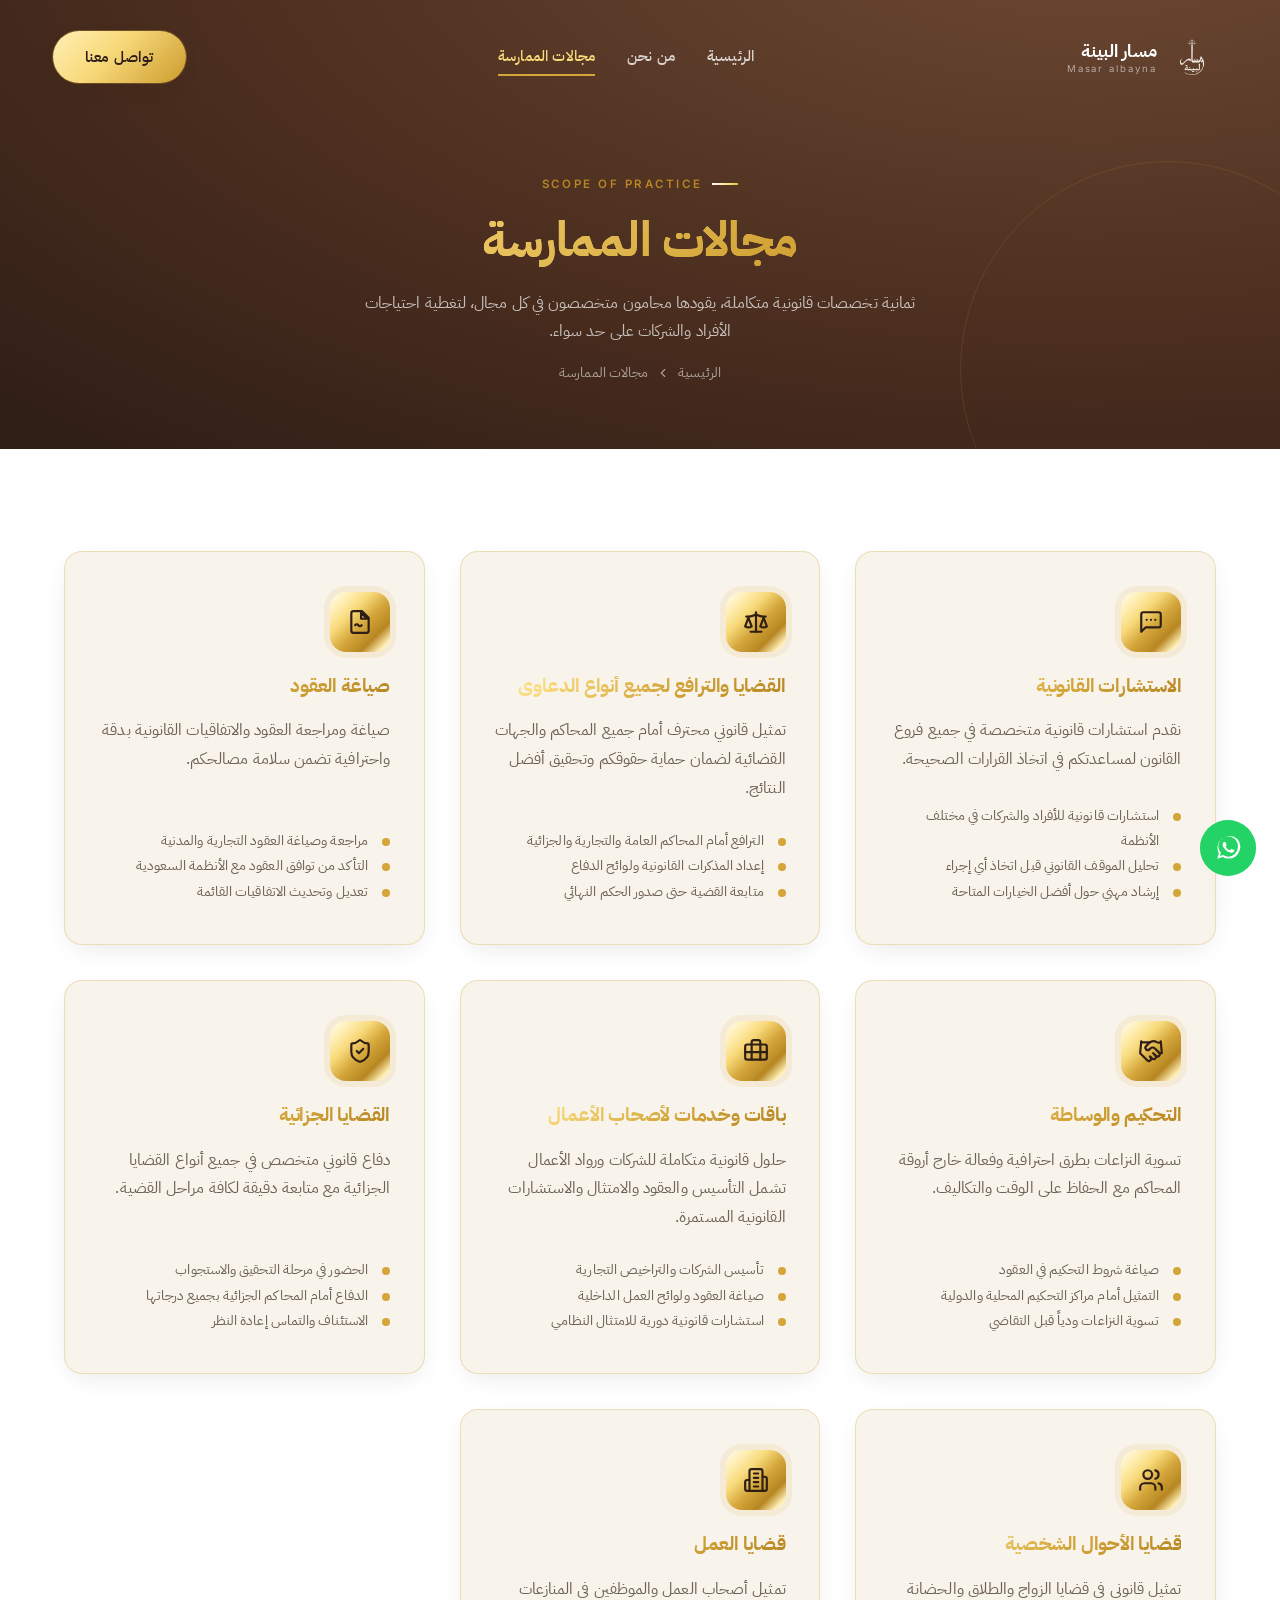
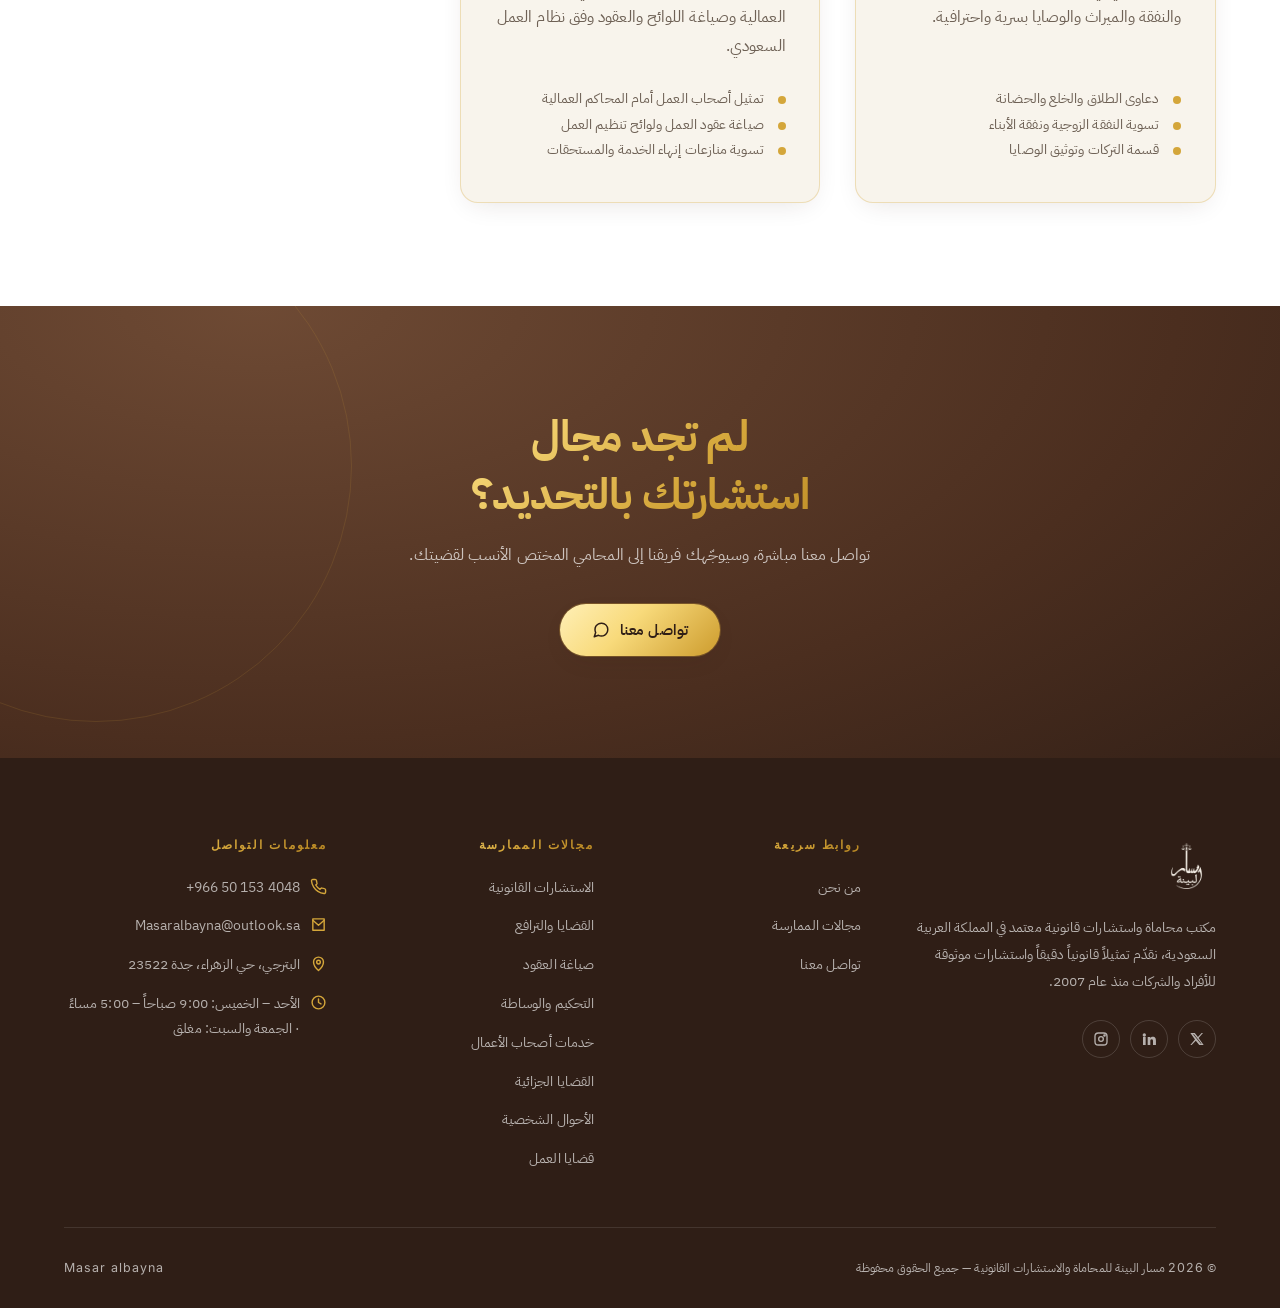
<file: services.html>
<!DOCTYPE html>
<html lang="ar" dir="rtl">
<head>
  <meta charset="UTF-8" />
  <meta name="viewport" content="width=device-width, initial-scale=1.0" />
  <title>مجالات الممارسة | مسار البينة للمحاماة والاستشارات القانونية</title>
  <meta name="description" content="ثمانية مجالات ممارسة قانونية متكاملة: الاستشارات القانونية، الترافع والدعاوى، صياغة العقود، التحكيم والوساطة، خدمات أصحاب الأعمال، القضايا الجزائية، الأحوال الشخصية، وقضايا العمل." />
  <link rel="canonical" href="https://www.mesaar-albina.sa/services.html" />

  <meta property="og:type" content="website" />
  <meta property="og:locale" content="ar_SA" />
  <meta property="og:title" content="مجالات الممارسة | مسار البينة" />
  <meta property="og:description" content="ثمانية تخصصات قانونية متكاملة يقودها محامون متخصصون في كل مجال." />
  <meta property="og:image" content="images/logo-800.png" />

  <link rel="icon" type="image/png" sizes="32x32" href="images/favicon-32.png" />
  <link rel="apple-touch-icon" href="images/favicon-512.png" />

  <link rel="preconnect" href="https://fonts.googleapis.com" />
  <link rel="preconnect" href="https://fonts.gstatic.com" crossorigin />
  <link rel="stylesheet" href="css/style.css" />
  <link rel="stylesheet" href="css/responsive.css" />
</head>
<body>

  <div class="page-loader" aria-hidden="true">
    <div class="page-loader__mark">
      <svg viewBox="0 0 24 24" fill="none" stroke="currentColor" stroke-width="2" stroke-linecap="round" stroke-linejoin="round"><path d="m16 16 3-8 3 8c-.87.65-1.92 1-3 1s-2.13-.35-3-1Z"/><path d="m2 16 3-8 3 8c-.87.65-1.92 1-3 1s-2.13-.35-3-1Z"/><path d="M7 21h10"/><path d="M12 3v18"/><path d="M3 7h2c2 0 5-1 7-2 2 1 5 2 7 2h2"/></svg>
    </div>
  </div>

  <header class="site-header">
    <div class="container">
      <a href="index.html" class="brand">
        <span class="brand__mark"><img src="images/logo-white-280.png" alt="شعار مكتب مسار البينة" /></span>
        <span class="brand__text">
          <span class="brand__name">مسار البينة</span>
          <span class="brand__sub">Masar albayna</span>
        </span>
      </a>
      <nav class="main-nav" aria-label="التنقل الرئيسي">
        <a href="index.html">الرئيسية</a>
        <a href="about.html">من نحن</a>
        <a href="services.html">مجالات الممارسة</a>
      </nav>
      <div class="header-actions">
        <button type="button" class="btn btn-gold" data-open-contact-popup>تواصل معنا</button>
        <button class="nav-toggle" aria-label="فتح القائمة" aria-expanded="false">
          <svg class="icon-menu" viewBox="0 0 24 24" fill="none" stroke="currentColor" stroke-width="2" stroke-linecap="round" stroke-linejoin="round"><path d="M4 7h16M4 12h16M4 17h16"/></svg>
          <svg class="icon-close is-hidden" viewBox="0 0 24 24" fill="none" stroke="currentColor" stroke-width="2" stroke-linecap="round" stroke-linejoin="round"><path d="M6 6l12 12M18 6L6 18"/></svg>
        </button>
      </div>
    </div>
  </header>

  <nav class="mobile-nav" aria-label="القائمة الجانبية">
    <a href="index.html">الرئيسية</a>
    <a href="about.html">من نحن</a>
    <a href="services.html">مجالات الممارسة</a>
    <button type="button" class="btn btn-gold btn-block" data-open-contact-popup>تواصل معنا</button>
  </nav>

  <main>
    <section class="page-header">
      <div class="page-header__ring" aria-hidden="true"></div>
      <div class="container">
        <span class="eyebrow">SCOPE OF PRACTICE</span>
        <h1 class="reveal-text" style="margin-top:14px; font-size:clamp(2rem,2vw + 1.4rem,3rem);"><span class="reveal-mask">مجالات الممارسة</span></h1>
        <p style="max-width:56ch; margin:1rem auto 0; color:rgba(255,255,255,.7);">ثمانية تخصصات قانونية متكاملة، يقودها محامون متخصصون في كل مجال، لتغطية احتياجات الأفراد والشركات على حد سواء.</p>
        <div class="breadcrumb">
          <a href="index.html">الرئيسية</a>
          <svg viewBox="0 0 24 24" fill="none" stroke="currentColor" stroke-width="2" stroke-linecap="round" stroke-linejoin="round"><path d="M15 6l-6 6 6 6"/></svg>
          <span>مجالات الممارسة</span>
        </div>
      </div>
    </section>

    <section class="section practice-areas">
      <div class="container">
        <div class="grid grid-3">

          <article class="card reveal" id="consultation">
            <span class="card__icon"><svg viewBox="0 0 24 24" fill="none" stroke="currentColor" stroke-width="2" stroke-linecap="round" stroke-linejoin="round"><path d="M21 15a2 2 0 0 1-2 2H7l-4 4V5a2 2 0 0 1 2-2h14a2 2 0 0 1 2 2z"/><circle cx="8" cy="10" r="1" fill="currentColor" stroke="none"/><circle cx="12" cy="10" r="1" fill="currentColor" stroke="none"/><circle cx="16" cy="10" r="1" fill="currentColor" stroke="none"/></svg></span>
            <h3>الاستشارات القانونية</h3>
            <p>نقدم استشارات قانونية متخصصة في جميع فروع القانون لمساعدتكم في اتخاذ القرارات الصحيحة.</p>
            <ul class="profile-block">
              <li>استشارات قانونية للأفراد والشركات في مختلف الأنظمة</li>
              <li>تحليل الموقف القانوني قبل اتخاذ أي إجراء</li>
              <li>إرشاد مهني حول أفضل الخيارات المتاحة</li>
            </ul>
          </article>

          <article class="card reveal reveal-delay-1" id="litigation">
            <span class="card__icon"><svg viewBox="0 0 24 24" fill="none" stroke="currentColor" stroke-width="2" stroke-linecap="round" stroke-linejoin="round"><path d="m16 16 3-8 3 8c-.87.65-1.92 1-3 1s-2.13-.35-3-1Z"/><path d="m2 16 3-8 3 8c-.87.65-1.92 1-3 1s-2.13-.35-3-1Z"/><path d="M7 21h10"/><path d="M12 3v18"/><path d="M3 7h2c2 0 5-1 7-2 2 1 5 2 7 2h2"/></svg></span>
            <h3>القضايا والترافع لجميع أنواع الدعاوى</h3>
            <p>تمثيل قانوني محترف أمام جميع المحاكم والجهات القضائية لضمان حماية حقوقكم وتحقيق أفضل النتائج.</p>
            <ul class="profile-block">
              <li>الترافع أمام المحاكم العامة والتجارية والجزائية</li>
              <li>إعداد المذكرات القانونية ولوائح الدفاع</li>
              <li>متابعة القضية حتى صدور الحكم النهائي</li>
            </ul>
          </article>

          <article class="card reveal reveal-delay-2" id="contracts">
            <span class="card__icon"><svg viewBox="0 0 24 24" fill="none" stroke="currentColor" stroke-width="2" stroke-linecap="round" stroke-linejoin="round"><path d="M6 2h8l6 6v12a2 2 0 0 1-2 2H6a2 2 0 0 1-2-2V4a2 2 0 0 1 2-2Zm7 1.5V9h5.5L13 3.5Z"/><path d="M7.5 15c1-1.2 2-1.2 3 0s2 1.2 3 0"/></svg></span>
            <h3>صياغة العقود</h3>
            <p>صياغة ومراجعة العقود والاتفاقيات القانونية بدقة واحترافية تضمن سلامة مصالحكم.</p>
            <ul class="profile-block">
              <li>مراجعة وصياغة العقود التجارية والمدنية</li>
              <li>التأكد من توافق العقود مع الأنظمة السعودية</li>
              <li>تعديل وتحديث الاتفاقيات القائمة</li>
            </ul>
          </article>

          <article class="card reveal" id="arbitration">
            <span class="card__icon"><svg viewBox="0 0 24 24" fill="none" stroke="currentColor" stroke-width="2" stroke-linecap="round" stroke-linejoin="round"><path d="m11 17 2 2a1 1 0 1 0 3-3"/><path d="m14 14 2.5 2.5a1 1 0 1 0 3-3l-3.88-3.88a3 3 0 0 0-4.24 0l-.88.88a1 1 0 1 1-3-3l2.81-2.81a5.79 5.79 0 0 1 7.06-.87l.47.28a2 2 0 0 0 1.42.25L21 4"/><path d="m21 3 1 11h-2"/><path d="M3 3 2 14l6.5 6.5a1 1 0 1 0 3-3"/><path d="M3 4h8"/></svg></span>
            <h3>التحكيم والوساطة</h3>
            <p>تسوية النزاعات بطرق احترافية وفعالة خارج أروقة المحاكم مع الحفاظ على الوقت والتكاليف.</p>
            <ul class="profile-block">
              <li>صياغة شروط التحكيم في العقود</li>
              <li>التمثيل أمام مراكز التحكيم المحلية والدولية</li>
              <li>تسوية النزاعات ودياً قبل التقاضي</li>
            </ul>
          </article>

          <article class="card reveal reveal-delay-1" id="business">
            <span class="card__icon"><svg viewBox="0 0 24 24" fill="none" stroke="currentColor" stroke-width="2" stroke-linecap="round" stroke-linejoin="round"><path d="M16 20V4a2 2 0 0 0-2-2h-4a2 2 0 0 0-2 2v16"/><rect x="2" y="6" width="20" height="14" rx="2"/><path d="M2 13h20"/></svg></span>
            <h3>باقات وخدمات لأصحاب الأعمال</h3>
            <p>حلول قانونية متكاملة للشركات ورواد الأعمال تشمل التأسيس والعقود والامتثال والاستشارات القانونية المستمرة.</p>
            <ul class="profile-block">
              <li>تأسيس الشركات والتراخيص التجارية</li>
              <li>صياغة العقود ولوائح العمل الداخلية</li>
              <li>استشارات قانونية دورية للامتثال النظامي</li>
            </ul>
          </article>

          <article class="card reveal reveal-delay-2" id="criminal">
            <span class="card__icon"><svg viewBox="0 0 24 24" fill="none" stroke="currentColor" stroke-width="2" stroke-linecap="round" stroke-linejoin="round"><path d="M20 13c0 5-3.5 7.5-7.66 8.95a1 1 0 0 1-.67-.01C7.5 20.5 4 18 4 13V6a1 1 0 0 1 1-1c2 0 4.5-1.2 6.24-2.72a1.17 1.17 0 0 1 1.52 0C14.51 3.81 17 5 19 5a1 1 0 0 1 1 1z"/><path d="m9 12 2 2 4-4"/></svg></span>
            <h3>القضايا الجزائية</h3>
            <p>دفاع قانوني متخصص في جميع أنواع القضايا الجزائية مع متابعة دقيقة لكافة مراحل القضية.</p>
            <ul class="profile-block">
              <li>الحضور في مرحلة التحقيق والاستجواب</li>
              <li>الدفاع أمام المحاكم الجزائية بجميع درجاتها</li>
              <li>الاستئناف والتماس إعادة النظر</li>
            </ul>
          </article>

          <article class="card reveal" id="family">
            <span class="card__icon"><svg viewBox="0 0 24 24" fill="none" stroke="currentColor" stroke-width="2" stroke-linecap="round" stroke-linejoin="round"><path d="M2 21v-2a4 4 0 0 1 4-4h6a4 4 0 0 1 4 4v2"/><circle cx="9" cy="7" r="4"/><path d="M22 21v-2a4 4 0 0 0-3-3.87"/><path d="M16 3.13a4 4 0 0 1 0 7.75"/></svg></span>
            <h3>قضايا الأحوال الشخصية</h3>
            <p>تمثيل قانوني في قضايا الزواج والطلاق والحضانة والنفقة والميراث والوصايا بسرية واحترافية.</p>
            <ul class="profile-block">
              <li>دعاوى الطلاق والخلع والحضانة</li>
              <li>تسوية النفقة الزوجية ونفقة الأبناء</li>
              <li>قسمة التركات وتوثيق الوصايا</li>
            </ul>
          </article>

          <article class="card reveal reveal-delay-1" id="labor">
            <span class="card__icon"><svg viewBox="0 0 24 24" fill="none" stroke="currentColor" stroke-width="2" stroke-linecap="round" stroke-linejoin="round"><path d="M6 22V4a2 2 0 0 1 2-2h8a2 2 0 0 1 2 2v18Z"/><path d="M6 12H4a2 2 0 0 0-2 2v6a2 2 0 0 0 2 2h2"/><path d="M18 9h2a2 2 0 0 1 2 2v9a2 2 0 0 1-2 2h-2"/><path d="M10 6h4"/><path d="M10 10h4"/><path d="M10 14h4"/><path d="M10 18h4"/></svg></span>
            <h3>قضايا العمل</h3>
            <p>تمثيل أصحاب العمل والموظفين في المنازعات العمالية وصياغة اللوائح والعقود وفق نظام العمل السعودي.</p>
            <ul class="profile-block">
              <li>تمثيل أصحاب العمل أمام المحاكم العمالية</li>
              <li>صياغة عقود العمل ولوائح تنظيم العمل</li>
              <li>تسوية منازعات إنهاء الخدمة والمستحقات</li>
            </ul>
          </article>

        </div>
      </div>
    </section>

    <section class="section final-cta">
      <div class="final-cta__ring" aria-hidden="true"></div>
      <div class="container">
        <h2 class="reveal">لم تجد مجال استشارتك بالتحديد؟</h2>
        <p class="reveal reveal-delay-1">تواصل معنا مباشرة، وسيوجّهك فريقنا إلى المحامي المختص الأنسب لقضيتك.</p>
        <button type="button" class="btn btn-gold reveal reveal-delay-2" data-open-contact-popup>
          تواصل معنا
          <svg viewBox="0 0 24 24" fill="none" stroke="currentColor" stroke-width="2" stroke-linecap="round" stroke-linejoin="round"><path d="M21 11.5a8.38 8.38 0 0 1-.9 3.8 8.5 8.5 0 0 1-7.6 4.7 8.38 8.38 0 0 1-3.8-.9L3 21l1.9-5.7a8.38 8.38 0 0 1-.9-3.8 8.5 8.5 0 0 1 4.7-7.6 8.38 8.38 0 0 1 3.8-.9h.5a8.48 8.48 0 0 1 8 8v.5Z"/></svg>
        </button>
      </div>
    </section>
  </main>

  <footer class="site-footer">
    <div class="container">
      <div class="footer-grid">
        <div class="footer-brand footer-about">
          <span class="brand__mark"><img src="images/logo-white-280.png" alt="شعار مكتب مسار البينة" /></span>
          <p>مكتب محاماة واستشارات قانونية معتمد في المملكة العربية السعودية، نقدّم تمثيلاً قانونياً دقيقاً واستشارات موثوقة للأفراد والشركات منذ عام 2007.</p>
          <div class="footer-social">
            <a href="#" aria-label="تويتر"><svg viewBox="0 0 24 24" fill="currentColor"><path d="M18.9 3H21l-6.6 7.6L22 21h-6.6l-5.2-6.4L4 21H2l7-8.1L2 3h6.7l4.7 5.9L18.9 3Zm-1.2 16h1.2L7.4 5h-1.3l11.6 14Z"/></svg></a>
            <a href="#" aria-label="لينكدإن"><svg viewBox="0 0 24 24" fill="currentColor"><path d="M4.98 3.5a2.5 2.5 0 1 1 0 5 2.5 2.5 0 0 1 0-5ZM3 9h4v12H3V9Zm7 0h3.8v1.7h.05c.53-1 1.83-2 3.77-2 4.03 0 4.78 2.65 4.78 6.1V21H18v-5.6c0-1.34-.02-3.07-1.87-3.07-1.87 0-2.16 1.46-2.16 2.97V21H10V9Z"/></svg></a>
            <a href="#" aria-label="إنستغرام"><svg viewBox="0 0 24 24" fill="none" stroke="currentColor" stroke-width="2" stroke-linecap="round" stroke-linejoin="round"><rect x="3" y="3" width="18" height="18" rx="5"/><circle cx="12" cy="12" r="3.5"/><circle cx="17.2" cy="6.8" r="1"/></svg></a>
          </div>
        </div>
        <div class="footer-col">
          <h4>روابط سريعة</h4>
          <ul>
            <li><a href="about.html">من نحن</a></li>
            <li><a href="services.html">مجالات الممارسة</a></li>
            <li><a href="contact.html">تواصل معنا</a></li>
          </ul>
        </div>
        <div class="footer-col">
          <h4>مجالات الممارسة</h4>
          <ul>
            <li><a href="services.html#consultation">الاستشارات القانونية</a></li>
            <li><a href="services.html#litigation">القضايا والترافع</a></li>
            <li><a href="services.html#contracts">صياغة العقود</a></li>
            <li><a href="services.html#arbitration">التحكيم والوساطة</a></li>
            <li><a href="services.html#business">خدمات أصحاب الأعمال</a></li>
            <li><a href="services.html#criminal">القضايا الجزائية</a></li>
            <li><a href="services.html#family">الأحوال الشخصية</a></li>
            <li><a href="services.html#labor">قضايا العمل</a></li>
          </ul>
        </div>
        <div class="footer-col">
          <h4>معلومات التواصل</h4>
          <ul class="footer-contact">
            <li><svg viewBox="0 0 24 24" fill="none" stroke="currentColor" stroke-width="2" stroke-linecap="round" stroke-linejoin="round"><path d="M22 16.92v3a2 2 0 0 1-2.18 2 19.8 19.8 0 0 1-8.63-3.07 19.5 19.5 0 0 1-6-6 19.8 19.8 0 0 1-3.07-8.67A2 2 0 0 1 4.11 2h3a2 2 0 0 1 2 1.72c.13.99.36 1.96.68 2.9a2 2 0 0 1-.45 2.11L8.09 9.91a16 16 0 0 0 6 6l1.18-1.18a2 2 0 0 1 2.11-.45c.94.32 1.91.55 2.9.68A2 2 0 0 1 22 16.92Z"/></svg><span dir="ltr">+966 50 153 4048</span></li>
            <li><svg viewBox="0 0 24 24" fill="none" stroke="currentColor" stroke-width="2" stroke-linecap="round" stroke-linejoin="round"><path d="M4 4h16v16H4V4Z"/><path d="m4 6 8 7 8-7"/></svg><span>Masaralbayna@outlook.sa</span></li>
            <li><svg viewBox="0 0 24 24" fill="none" stroke="currentColor" stroke-width="2" stroke-linecap="round" stroke-linejoin="round"><path d="M12 22s7-6.1 7-12a7 7 0 1 0-14 0c0 5.9 7 12 7 12Z"/><circle cx="12" cy="10" r="2.6"/></svg><span>البترجي، حي الزهراء، جدة 23522</span></li>
            <li><svg viewBox="0 0 24 24" fill="none" stroke="currentColor" stroke-width="2" stroke-linecap="round" stroke-linejoin="round"><circle cx="12" cy="12" r="9"/><path d="M12 7v5l3.5 2"/></svg><span>الأحد – الخميس: 9:00 صباحاً – 5:00 مساءً · الجمعة والسبت: مغلق</span></li>
          </ul>
        </div>
      </div>
      <div class="footer-bottom">
        <span>© <span data-year></span> مسار البينة للمحاماة والاستشارات القانونية — جميع الحقوق محفوظة</span>
        <span>Masar albayna</span>
      </div>
    </div>
  </footer>

  <a href="https://wa.me/966501534048" target="_blank" rel="noreferrer" class="whatsapp-float" aria-label="تواصل عبر واتساب">
    <svg viewBox="0 0 24 24" fill="currentColor"><path d="M20.5 3.5A11 11 0 0 0 3.6 17L2 22l5.2-1.6a11 11 0 0 0 5.3 1.4h.01A11 11 0 0 0 20.5 3.5ZM12.5 20 12.5 20a9 9 0 0 1-4.6-1.3l-.33-.2-3.1.95.94-3-.22-.35A9 9 0 1 1 21 12a9 9 0 0 1-8.5 8Zm4.9-6.3c-.27-.14-1.6-.8-1.85-.88-.25-.1-.43-.14-.6.13-.18.27-.7.88-.86 1.06-.16.18-.32.2-.6.07-.27-.14-1.13-.42-2.16-1.34-.8-.71-1.34-1.6-1.5-1.86-.16-.27-.02-.42.12-.55.13-.13.27-.32.4-.48.14-.16.18-.27.27-.46.1-.18.05-.34-.02-.48-.07-.14-.6-1.46-.83-2-.22-.53-.44-.46-.6-.47h-.52c-.18 0-.46.07-.7.34-.24.27-.93.9-.93 2.2 0 1.3.94 2.55 1.08 2.73.14.18 1.85 2.8 4.48 3.93.63.27 1.12.43 1.5.55.63.2 1.2.17 1.66.1.5-.07 1.6-.65 1.83-1.28.23-.63.23-1.16.16-1.28-.07-.12-.25-.18-.52-.32Z"/></svg>
  </a>

  <button class="back-to-top" aria-label="العودة للأعلى">
    <svg viewBox="0 0 24 24" fill="none" stroke="currentColor" stroke-width="2" stroke-linecap="round" stroke-linejoin="round"><path d="M12 19V5M5 12l7-7 7 7"/></svg>
  </button>

  <div class="contact-popup" data-contact-popup aria-hidden="true">
    <div class="contact-popup__backdrop" data-contact-popup-close></div>
    <div class="contact-popup__sheet" role="dialog" aria-modal="true" aria-labelledby="contact-popup-title">
      <button type="button" class="contact-popup__close" data-contact-popup-close aria-label="إغلاق">
        <svg viewBox="0 0 24 24" fill="none" stroke="currentColor" stroke-width="2" stroke-linecap="round" stroke-linejoin="round"><path d="M6 6l12 12M18 6L6 18"/></svg>
      </button>
      <span class="contact-popup__mark">
        <svg viewBox="0 0 24 24" fill="none" stroke="currentColor" stroke-width="2" stroke-linecap="round" stroke-linejoin="round"><path d="M12 2 3 6v6c0 5 3.8 9 9 10 5.2-1 9-5 9-10V6l-9-4Z"/></svg>
      </span>
      <h3 id="contact-popup-title">تواصل معنا مباشرة</h3>
      <p>اختر الطريقة الأنسب لك، وسيردّ عليك فريقنا في أقرب وقت وبسرية تامة.</p>
      <div class="contact-popup__actions">
        <a href="https://wa.me/966501534048" target="_blank" rel="noreferrer" class="contact-popup__option">
          <span class="contact-popup__icon contact-popup__icon--whatsapp">
            <svg viewBox="0 0 24 24" fill="currentColor"><path d="M20.5 3.5A11 11 0 0 0 3.6 17L2 22l5.2-1.6a11 11 0 0 0 5.3 1.4h.01A11 11 0 0 0 20.5 3.5ZM12.5 20a9 9 0 0 1-4.6-1.3l-.33-.2-3.1.95.94-3-.22-.35A9 9 0 1 1 21 12a9 9 0 0 1-8.5 8Z"/></svg>
          </span>
          <span>
            <b>واتساب</b>
            <span dir="ltr">+966 50 153 4048</span>
          </span>
        </a>
        <a href="mailto:Masaralbayna@outlook.sa" class="contact-popup__option">
          <span class="contact-popup__icon">
            <svg viewBox="0 0 24 24" fill="none" stroke="currentColor" stroke-width="2" stroke-linecap="round" stroke-linejoin="round"><path d="M4 4h16v16H4V4Z"/><path d="m4 6 8 7 8-7"/></svg>
          </span>
          <span>
            <b>البريد الإلكتروني</b>
            <span>Masaralbayna@outlook.sa</span>
          </span>
        </a>
      </div>
    </div>
  </div>

  <script src="js/main.js"></script>
</body>
</html>
</file>
<file: css/style.css>
/* =========================================================
   مسار البينة للمحاماة والاستشارات القانونية
   Core Stylesheet
   ========================================================= */

@import url("https://fonts.googleapis.com/css2?family=IBM+Plex+Sans+Arabic:wght@400;500;600;700&family=Inter:wght@400;500;600;700&display=swap");

:root {
  --brown: #4b2e1f;
  --brown-light: #6e4a34;
  --brown-dark: #2f1e16;
  --gold: #d4a63a;
  --gold-hover: #f8da7b;
  --gold-light: #ffefb5;
  --gold-dark: #b78622;
  --gold-warm-white: #fff6d8;
  --gold-metallic: linear-gradient(
    135deg,
    #ffffff 0%,
    #fff6d8 8%,
    #ffefb5 18%,
    #f8da7b 35%,
    #d4a63a 55%,
    #b78622 75%,
    #ffefb5 90%,
    #ffffff 100%
  );
  --white: #ffffff;
  --card-bg: #f8f4ec;
  --beige: #f5efe6;
  --warm-beige: #e8ddcf;
  --ink: #2a211b;
  --ink-soft: #6e6155;

  --font-ar: "IBM Plex Sans Arabic", "Tajawal", sans-serif;
  --font-en: "Inter", sans-serif;

  --shadow-sm: 0 8px 28px -10px rgba(47, 30, 22, 0.14);
  --shadow-lg: 0 30px 72px -22px rgba(47, 30, 22, 0.28);
  --shadow-gold: 0 10px 30px -6px rgba(212, 166, 58, 0.5);

  --radius-sm: 10px;
  --radius-md: 18px;
  --radius-lg: 28px;

  --container: 1200px;
  --header-h: 94px;
}

/* ---------- Reset ---------- */
*,
*::before,
*::after {
  box-sizing: border-box;
  margin: 0;
  padding: 0;
}

html {
  scroll-behavior: smooth;
  scroll-padding-top: var(--header-h);
  overflow-x: hidden;
}

body {
  font-family: var(--font-ar);
  color: var(--ink);
  background: var(--white);
  line-height: 1.75;
  letter-spacing: 0.005em;
  -webkit-font-smoothing: antialiased;
  text-rendering: optimizeLegibility;
  overflow-x: hidden;
}

img {
  max-width: 100%;
  display: block;
}

a {
  color: inherit;
  text-decoration: none;
}

ul {
  list-style: none;
}

button {
  font-family: inherit;
  cursor: pointer;
  border: none;
  background: none;
}

input,
textarea,
select {
  font-family: inherit;
  font-size: inherit;
}

h1, h2, h3, h4 {
  line-height: 1.35;
  font-weight: 700;
  letter-spacing: -0.01em;
  text-wrap: balance;
  color: var(--gold-dark);
  background: var(--gold-metallic);
  background-size: 200% 200%;
  background-position: 50% 50%;
  -webkit-background-clip: text;
  background-clip: text;
  -webkit-text-fill-color: transparent;
}

:focus-visible {
  outline: 2px solid var(--gold);
  outline-offset: 3px;
}

::selection {
  background: var(--gold);
  color: var(--brown);
}

::-webkit-scrollbar {
  width: 10px;
}
::-webkit-scrollbar-track {
  background: var(--beige);
}
::-webkit-scrollbar-thumb {
  background: var(--gold);
  border-radius: 999px;
  border: 2px solid var(--beige);
}

@media (prefers-reduced-motion: reduce) {
  html {
    scroll-behavior: auto;
  }
  *, *::before, *::after {
    animation-duration: 0.01ms !important;
    animation-iteration-count: 1 !important;
    transition-duration: 0.01ms !important;
  }
}

/* ---------- Layout helpers ---------- */
.container {
  width: 100%;
  max-width: var(--container);
  margin-inline: auto;
  padding-inline: 24px;
}

.section {
  padding-block: clamp(4rem, 8vw, 6.5rem);
}

.section-alt {
  background: var(--beige);
}

.section-head {
  max-width: 640px;
  margin-bottom: clamp(2.5rem, 5vw, 3.5rem);
}

.section-head.center {
  margin-inline: auto;
  text-align: center;
}

.eyebrow {
  display: inline-flex;
  align-items: center;
  gap: 10px;
  font-family: var(--font-en);
  font-size: 0.72rem;
  font-weight: 600;
  letter-spacing: 0.22em;
  text-transform: uppercase;
  color: var(--gold-dark);
}

.eyebrow::before {
  content: "";
  width: 26px;
  height: 2px;
  background: var(--gold-metallic);
  background-size: 200% 200%;
}

.section-head h2 {
  margin-top: 14px;
  font-size: clamp(1.9rem, 1.4vw + 1.5rem, 2.6rem);
}

.section-head p {
  margin-top: 16px;
  color: var(--ink-soft);
  font-size: 1.05rem;
  line-height: 1.9;
}

.grid {
  display: grid;
  gap: 1.5rem;
}

.grid-2 { grid-template-columns: repeat(2, 1fr); }
.grid-3 { grid-template-columns: repeat(3, 1fr); }
.grid-4 { grid-template-columns: repeat(4, 1fr); }

.text-center { text-align: center; }

/* ---------- Buttons ---------- */
.btn {
  display: inline-flex;
  align-items: center;
  gap: 10px;
  padding: 15px 32px;
  border-radius: 999px;
  font-weight: 600;
  font-size: 0.94rem;
  letter-spacing: 0.01em;
  transition: transform 0.25s ease, box-shadow 0.25s ease, background 0.25s ease, color 0.25s ease, border-color 0.25s ease;
  white-space: nowrap;
}

.btn svg {
  width: 18px;
  height: 18px;
  transition: transform 0.25s ease;
}

.btn:hover svg {
  transform: translateX(-4px);
}

.btn-gold {
  position: relative;
  overflow: hidden;
  background: var(--gold-metallic);
  background-size: 240% 240%;
  background-position: 30% 30%;
  color: var(--brown-dark);
  box-shadow: var(--shadow-sm), 0 0 0 1px rgba(212, 166, 58, 0.3);
}

.btn-gold::after {
  content: "";
  position: absolute;
  inset: 0;
  background: linear-gradient(115deg, transparent 42%, rgba(255, 255, 255, 0.55) 50%, transparent 58%);
  background-size: 260% 260%;
  background-position: -160% -160%;
  animation: goldShine 6s ease-in-out infinite;
  pointer-events: none;
}

@keyframes goldShine {
  0%, 35% { background-position: -160% -160%; }
  65%, 100% { background-position: 160% 160%; }
}

.btn-gold:hover,
.btn-gold:focus-visible {
  background: var(--brown-dark);
  color: var(--white);
  box-shadow: var(--shadow-lg), var(--shadow-gold);
  transform: translateY(-3px);
}

.btn-gold:hover::after {
  animation-duration: 1.3s;
}

.btn-beige {
  background: var(--beige);
  color: var(--brown-dark);
  box-shadow: var(--shadow-sm);
}

.btn-beige:hover,
.btn-beige:focus-visible {
  background: var(--white);
  color: var(--brown-dark);
  box-shadow: var(--shadow-lg);
  transform: translateY(-3px);
}

.btn-outline-light {
  border: 1px solid rgba(245, 239, 230, 0.4);
  color: var(--beige);
}

.btn-outline-light:hover {
  border-color: var(--gold);
  color: var(--gold-hover);
  transform: translateY(-3px);
}

.btn-outline-dark {
  border: 1px solid rgba(75, 46, 31, 0.3);
  color: var(--brown);
  background: transparent;
}

.btn-outline-dark:hover {
  border-color: var(--gold);
  color: var(--gold-dark);
  transform: translateY(-3px);
}

.btn-block {
  width: 100%;
  justify-content: center;
}

.btn-wide {
  padding-inline: 46px;
}

/* ---------- Page Loader ---------- */
.page-loader {
  position: fixed;
  inset: 0;
  z-index: 200;
  background: var(--brown);
  display: flex;
  align-items: center;
  justify-content: center;
  transition: opacity 0.6s ease, visibility 0.6s ease;
}

.page-loader__mark {
  width: 72px;
  height: 72px;
  border-radius: 50%;
  border: 1px solid rgba(212, 166, 58, 0.5);
  display: flex;
  align-items: center;
  justify-content: center;
  animation: loaderPulse 1.6s ease-in-out infinite;
}

.page-loader__mark svg {
  width: 30px;
  height: 30px;
  color: var(--gold);
}

@keyframes loaderPulse {
  0%, 100% { transform: scale(1); opacity: 1; }
  50% { transform: scale(1.08); opacity: 0.7; }
}

.page-loader.is-hidden {
  opacity: 0;
  visibility: hidden;
  pointer-events: none;
}

body.is-loading,
body.nav-open {
  overflow: hidden;
}

/* ---------- Header (floating glass bar) ---------- */
.site-header {
  position: fixed;
  inset-inline: 0;
  top: 0;
  z-index: 100;
  padding: 20px 24px 0;
  transition: padding 0.35s ease;
}

.site-header.is-scrolled {
  padding-top: 12px;
}

.site-header .container {
  display: flex;
  align-items: center;
  justify-content: space-between;
  gap: 2rem;
  padding: 10px 24px 10px 12px;
  background: transparent;
  border: 1px solid transparent;
  border-radius: 999px;
  box-shadow: none;
  backdrop-filter: none;
  -webkit-backdrop-filter: none;
  transition: background 0.4s ease, border-color 0.4s ease, box-shadow 0.4s ease, backdrop-filter 0.4s ease;
}

.site-header.is-scrolled .container {
  background: rgba(75, 46, 31, 0.62);
  border-color: rgba(212, 166, 58, 0.28);
  box-shadow: var(--shadow-lg);
  backdrop-filter: blur(18px) saturate(150%);
  -webkit-backdrop-filter: blur(18px) saturate(150%);
}

.brand {
  display: flex;
  align-items: center;
  gap: 12px;
}

.brand__mark img {
  transition: filter 0.35s ease;
}

.brand:hover .brand__mark img {
  filter: drop-shadow(0 0 10px rgba(212, 166, 58, 0.65));
}

.brand__mark {
  display: flex;
  align-items: center;
  flex: none;
  height: 44px;
}

.brand__mark img {
  height: 100%;
  width: auto;
  display: block;
}

.brand__text {
  display: flex;
  flex-direction: column;
  line-height: 1.25;
}

.brand__name {
  font-weight: 700;
  font-size: 1.15rem;
  color: var(--white);
}

.brand__sub {
  font-family: var(--font-en);
  font-size: 0.6rem;
  letter-spacing: 0.2em;
  color: rgba(255, 255, 255, 0.55);
}

.main-nav {
  display: flex;
  align-items: center;
  gap: 2rem;
}

.main-nav a {
  font-size: 0.92rem;
  font-weight: 500;
  letter-spacing: 0.01em;
  color: rgba(255, 255, 255, 0.78);
  position: relative;
  padding-block: 6px;
  transition: color 0.2s ease;
}

.main-nav a::after {
  content: "";
  position: absolute;
  bottom: 0;
  right: 0;
  width: 0;
  height: 2px;
  background: var(--gold);
  transition: width 0.25s ease;
}

.main-nav a:hover,
.main-nav a.is-active {
  color: var(--gold-hover);
}

.main-nav a.is-active::after {
  width: 100%;
}

.header-actions {
  display: flex;
  align-items: center;
  gap: 1.2rem;
}

.nav-toggle {
  display: none;
  width: 42px;
  height: 42px;
  border-radius: 50%;
  border: 1px solid rgba(255, 255, 255, 0.25);
  align-items: center;
  justify-content: center;
  color: var(--white);
}

.nav-toggle svg {
  width: 20px;
  height: 20px;
}

.nav-toggle svg.is-hidden {
  display: none;
}

.mobile-nav {
  position: fixed;
  inset-inline: 0;
  top: var(--header-h);
  bottom: 0;
  z-index: 99;
  background: rgba(47, 30, 22, 0.97);
  backdrop-filter: blur(18px);
  display: flex;
  flex-direction: column;
  padding: 1.5rem 1.5rem 2.5rem;
  gap: 0.3rem;
  overflow-y: auto;
  transform: translateY(-12px);
  opacity: 0;
  visibility: hidden;
  transition: opacity 0.3s ease, transform 0.3s ease, visibility 0.3s ease;
}

.mobile-nav.is-open {
  opacity: 1;
  transform: translateY(0);
  visibility: visible;
}

.mobile-nav a {
  padding: 14px 6px;
  border-bottom: 1px solid rgba(255, 255, 255, 0.08);
  color: rgba(255, 255, 255, 0.85);
  font-weight: 500;
}

.mobile-nav a.is-active {
  color: var(--gold);
}

.mobile-nav .btn {
  margin-top: 1.2rem;
}

/* ---------- Hero ---------- */
.hero {
  position: relative;
  min-height: 100vh;
  display: flex;
  align-items: center;
  padding-top: var(--header-h);
  color: var(--white);
  overflow: hidden;
  background-image: url("../images/hero.png");
  background-size: cover;
  background-position: left center;
  background-repeat: no-repeat;
}

.hero::before {
  content: "";
  position: absolute;
  inset: 0;
  background:
    linear-gradient(to right, rgba(47, 26, 18, 0.42) 0%, rgba(43, 24, 16, 0.72) 55%, rgba(34, 19, 13, 0.88) 100%),
    linear-gradient(to top, rgba(24, 14, 9, 0.55) 0%, rgba(24, 14, 9, 0) 34%);
  z-index: 0;
}

.hero .container {
  position: relative;
  z-index: 1;
}

.hero__content {
  max-width: 640px;
  margin-inline-end: auto;
  margin-inline-start: 0;
}

.hero__eyebrow {
  display: flex;
  align-items: center;
  gap: 12px;
  color: var(--gold);
  font-family: var(--font-en);
  font-size: 0.72rem;
  font-weight: 600;
  letter-spacing: 0.2em;
  text-transform: uppercase;
}

.hero__dot {
  width: 9px;
  height: 9px;
  border-radius: 50%;
  background: var(--gold);
  flex: none;
}

/* ---------- Hero headline (single animated span, rebuilt from scratch) ---------- */
.hero-headline {
  margin-top: 1.2rem;
  font-size: clamp(2.4rem, 3vw + 1.2rem, 3.8rem);
  line-height: 1.28;
  max-width: 16ch;
  /* unlike every other (static) heading, this one has a child whose text
     content is mutated by JS every few seconds for as long as the page is
     open — text-wrap:balance re-evaluates on reflow, which is unnecessary
     risk here since the two lines are already hard-split by markup */
  text-wrap: initial;
}

/* each line is its own block box — the animated word physically cannot
   appear anywhere but the end of line 2, regardless of wrapping/balance */
.hero-headline__line {
  display: block;
}

.hero-headline__rotator {
  display: inline-block;
  color: var(--gold-dark);
  background: var(--gold-metallic);
  background-size: 200% 200%;
  background-position: 50% 50%;
  -webkit-background-clip: text;
  background-clip: text;
  -webkit-text-fill-color: transparent;
  transition: opacity 0.35s ease;
  /* force its own stable, permanently-promoted GPU layer so its recurring
     opacity fade can never bleed a stray "ghost" of the new word into a
     sibling line during compositing. */
  isolation: isolate;
  will-change: opacity;
}

/* the hero heading's reveal-mask wraps JS-mutated, nested background-clip:text
   content (the rotator). Animating that mask's clip-path/transform (the wipe
   every other .reveal-text element uses) while it contains that nested
   content is what produced Chromium's stray duplicate of the first word
   onto line 1 during the initial page load (confirmed via screen recording,
   reproducing on both the live deploy and a local file open). Skip the
   clip-path/transform wipe for this one heading — keep only the opacity
   fade, which needs none of that and cannot trigger the same bug. */
.hero-headline.reveal-text .reveal-mask,
.hero-headline.reveal-text.in-view .reveal-mask {
  clip-path: none;
  transform: none;
}

.hero-headline__rotator.is-leaving {
  opacity: 0;
}

.hero-headline__rotator.is-entering {
  opacity: 0;
  transition: none;
}

.hero__lede {
  margin-top: 1.5rem;
  max-width: 52ch;
  font-size: clamp(1rem, 0.3vw + 0.95rem, 1.15rem);
  line-height: 1.95;
  color: rgba(255, 255, 255, 0.72);
}

.hero__actions {
  display: flex;
  flex-wrap: wrap;
  gap: 1rem;
  margin-top: 2.2rem;
}

/* ---------- Decorative badge (about page story, etc.) ---------- */
.hero__badge {
  position: relative;
  width: 320px;
  height: 320px;
  border-radius: 50%;
  background: radial-gradient(circle at 35% 30%, var(--brown-light), var(--brown) 70%);
  border: 1px solid rgba(212, 166, 58, 0.35);
  display: flex;
  align-items: center;
  justify-content: center;
  box-shadow: var(--shadow-lg);
}

.hero__badge::before,
.hero__badge::after {
  content: "";
  position: absolute;
  border-radius: 50%;
  border: 1px solid rgba(212, 166, 58, 0.2);
}

.hero__badge::before {
  inset: -24px;
}

.hero__badge::after {
  inset: -48px;
  border-color: rgba(212, 166, 58, 0.1);
}

.hero__badge svg {
  width: 130px;
  height: 130px;
  color: var(--gold);
}

/* ---------- Trust strip ---------- */
.trust {
  padding-block: 2.5rem;
  background: var(--white);
  border-bottom: 1px solid var(--warm-beige);
}

.trust .container {
  display: flex;
  align-items: center;
  gap: 2.5rem;
  flex-wrap: wrap;
  justify-content: space-between;
}

.trust__label {
  font-family: var(--font-en);
  font-size: 0.7rem;
  font-weight: 600;
  letter-spacing: 0.18em;
  text-transform: uppercase;
  color: var(--ink-soft);
  flex: none;
}

.trust__items {
  display: flex;
  align-items: center;
  gap: 2.6rem;
  flex-wrap: wrap;
  color: var(--brown);
  opacity: 0.55;
}

.trust__items span {
  display: flex;
  align-items: center;
  gap: 8px;
  font-weight: 600;
  font-size: 0.92rem;
  white-space: nowrap;
}

.trust__items svg {
  width: 18px;
  height: 18px;
  color: var(--gold-dark);
}

/* ---------- Stats section ---------- */
.stats {
  background: var(--brown);
  color: var(--white);
}

.stats .grid-4 {
  gap: 2rem;
}

.stat-card {
  text-align: center;
  padding: 1.5rem 1rem;
  border-inline-start: 1px solid rgba(255, 255, 255, 0.1);
}

.stat-card:first-child {
  border-inline-start: none;
}

.stat-card b {
  display: block;
  font-size: clamp(2.2rem, 2vw + 1.4rem, 3rem);
  color: var(--gold);
  font-variant-numeric: tabular-nums;
}

.stat-card span {
  display: block;
  margin-top: 10px;
  color: rgba(255, 255, 255, 0.65);
  font-size: 0.92rem;
}

/* ---------- Cards ---------- */
.card {
  background: var(--card-bg);
  border: 1px solid var(--warm-beige);
  border-radius: var(--radius-md);
  padding: 2rem;
  box-shadow: var(--shadow-sm);
  transition: transform 0.3s ease, box-shadow 0.3s ease, border-color 0.3s ease;
  display: flex;
  flex-direction: column;
  gap: 1.1rem;
  height: 100%;
}

.card:hover {
  transform: translateY(-6px);
  box-shadow: var(--shadow-lg);
  border-color: rgba(212, 166, 58, 0.5);
}

.card__icon {
  width: 56px;
  height: 56px;
  border-radius: 16px;
  background: var(--brown);
  color: var(--gold);
  display: flex;
  align-items: center;
  justify-content: center;
  transition: background 0.3s ease, color 0.3s ease;
}

.card:hover .card__icon {
  background: var(--gold);
  color: var(--brown);
}

.card__icon svg {
  width: 26px;
  height: 26px;
}

.card h3 {
  font-size: 1.15rem;
}

.card p {
  color: var(--ink-soft);
  font-size: 0.94rem;
  line-height: 1.85;
  flex: 1;
}

.card__link {
  display: inline-flex;
  align-items: center;
  gap: 8px;
  font-size: 0.9rem;
  font-weight: 600;
  color: var(--gold-dark);
}

.card__link svg {
  width: 16px;
  height: 16px;
  transition: transform 0.2s ease;
}

.card:hover .card__link svg {
  transform: translateX(-4px);
}

/* ---------- Practice areas page: premium card treatment ---------- */
.practice-areas .grid {
  gap: 2.2rem;
}

.practice-areas .card {
  padding: 2.5rem 2.1rem;
  border: 1px solid rgba(212, 166, 58, 0.3);
  transition: transform 0.22s ease, box-shadow 0.22s ease, border-color 0.22s ease;
}

.practice-areas .card:hover {
  transform: translateY(-8px);
  box-shadow: 0 22px 48px -20px rgba(47, 30, 22, 0.22), 0 0 0 1px rgba(212, 166, 58, 0.55);
  border-color: var(--gold);
}

.practice-areas .card__icon {
  width: 60px;
  height: 60px;
  background: var(--gold-metallic);
  color: var(--brown-dark);
  box-shadow: 0 0 0 6px rgba(212, 166, 58, 0.12);
  transition: transform 0.22s ease, box-shadow 0.22s ease;
}

.practice-areas .card:hover .card__icon {
  transform: scale(1.06);
  box-shadow: 0 0 0 8px rgba(212, 166, 58, 0.18);
  background: var(--gold-metallic);
  color: var(--brown-dark);
}

.practice-areas .card h3 {
  font-size: 1.2rem;
  margin-top: 0.2rem;
}

.practice-areas .card > p {
  font-size: 0.97rem;
}

.practice-areas .profile-block {
  margin-top: 0.5rem;
}

.practice-areas .profile-block li {
  font-size: 0.88rem;
}

/* ---------- Practice areas: depth carousel ---------- */
.practice-carousel {
  position: relative;
  overflow: hidden;
  min-height: 880px;
  display: flex;
  align-items: center;
  padding-block: clamp(2rem, 4vw, 3rem);
}

.practice-carousel .section-head {
  margin-bottom: clamp(1.5rem, 3vw, 2rem);
}

/* real office photo, loaded directly — blurred for atmosphere, never replaced */
.practice-carousel::before {
  content: "";
  position: absolute;
  inset: -24px;
  z-index: 0;
  background-image: url("../images/مجالات الممارسة.png");
  background-size: cover;
  background-position: center;
  background-repeat: no-repeat;
  background-attachment: scroll;
  filter: blur(9px);
  transform: scale(1.06);
}

/* soft warm light wash — the photo's natural sunlit tones stay visible, cards read clearly on top */
.practice-carousel::after {
  content: "";
  position: absolute;
  inset: 0;
  z-index: 0;
  background:
    linear-gradient(180deg, rgba(245, 239, 230, 0.85) 0%, rgba(232, 221, 207, 0.62) 45%, rgba(245, 239, 230, 0.88) 100%),
    radial-gradient(60% 50% at 50% 35%, rgba(231, 210, 154, 0.22), transparent 70%);
}

.practice-carousel .container {
  position: relative;
  z-index: 1;
  width: 100%;
}

.carousel {
  position: relative;
  padding-block: 0.5rem;
}

.carousel__track {
  position: relative;
  height: 500px;
  perspective: 1800px;
}

.carousel__card {
  position: absolute;
  top: 0;
  left: 50%;
  width: min(460px, 82vw);
  display: flex;
  flex-direction: column;
  gap: 1.1rem;
  padding: 2.6rem 2.2rem;
  background: linear-gradient(160deg, var(--card-bg) 0%, var(--warm-beige) 130%);
  border: 1px solid rgba(212, 166, 58, 0.35);
  border-radius: var(--radius-lg);
  box-shadow: var(--shadow-sm);
  text-align: center;
  align-items: center;
  cursor: pointer;
  transform-style: preserve-3d;
  backface-visibility: hidden;
  transition: transform 0.4s ease-in-out, opacity 0.4s ease-in-out, filter 0.4s ease-in-out, box-shadow 0.4s ease, border-color 0.4s ease;
}

.carousel__card.is-center {
  cursor: default;
  border: 1px solid transparent;
  background:
    linear-gradient(160deg, var(--card-bg) 0%, var(--warm-beige) 130%) padding-box,
    var(--gold-metallic) border-box;
  box-shadow: 0 30px 70px -20px rgba(47, 30, 22, 0.4), 0 0 0 1px rgba(212, 166, 58, 0.2);
}

.carousel__card:hover {
  box-shadow: 0 30px 70px -20px rgba(47, 30, 22, 0.4), 0 0 0 1px rgba(212, 166, 58, 0.35);
  border-color: var(--gold);
}

/* book-page fold: hinge at the inner (center-facing) edge, shadow deepens toward the fold */
.carousel__card--left {
  transform-origin: 100% 50%;
}

.carousel__card--right {
  transform-origin: 0% 50%;
}

.carousel__card--left::after,
.carousel__card--right::after {
  content: "";
  position: absolute;
  inset: 0;
  border-radius: inherit;
  pointer-events: none;
}

.carousel__card--left::after {
  background: linear-gradient(to left, rgba(47, 30, 22, 0.22), transparent 45%);
}

.carousel__card--right::after {
  background: linear-gradient(to right, rgba(47, 30, 22, 0.22), transparent 45%);
}

.carousel__icon {
  width: 68px;
  height: 68px;
  border-radius: 50%;
  background: linear-gradient(160deg, var(--warm-beige), var(--beige));
  color: var(--gold);
  display: flex;
  align-items: center;
  justify-content: center;
  flex: none;
}

.carousel__divider {
  width: 9px;
  height: 9px;
  background: var(--gold);
  transform: rotate(45deg);
  margin-block: -0.4rem 0;
}

.carousel__icon svg {
  width: 30px;
  height: 30px;
}

.carousel__card h3 {
  font-size: 1.2rem;
}

.carousel__card p {
  color: var(--ink-soft);
  font-size: 0.92rem;
  line-height: 1.85;
}

.carousel__link {
  display: inline-flex;
  align-items: center;
  gap: 8px;
  margin-top: auto;
  font-size: 0.9rem;
  font-weight: 600;
  color: var(--gold-dark);
}

.carousel__link svg {
  width: 15px;
  height: 15px;
  transition: transform 0.2s ease;
}

.carousel__card:hover .carousel__link svg {
  transform: translateX(-4px);
}

.carousel__dots {
  display: flex;
  align-items: center;
  justify-content: center;
  gap: 10px;
  margin-top: 2rem;
}

.carousel__dot {
  width: 9px;
  height: 9px;
  border-radius: 50%;
  background: var(--warm-beige);
  transition: all 0.3s ease;
}

.carousel__dot.is-active {
  background: var(--gold-metallic);
  background-size: 200% 200%;
  width: 26px;
  border-radius: 999px;
}

@media (prefers-reduced-motion: reduce) {
  .carousel__card {
    transition: opacity 0.3s ease !important;
  }
}

/* ---------- Reveal on scroll ---------- */
.reveal {
  opacity: 0;
  transform: translateY(28px);
  transition: opacity 0.7s cubic-bezier(0.22, 1, 0.36, 1), transform 0.7s cubic-bezier(0.22, 1, 0.36, 1);
}

.reveal.in-view {
  opacity: 1;
  transform: translateY(0);
}

/* fade-left: enters from the outer edge, settles into place */
.reveal-left {
  opacity: 0;
  transform: translateX(-36px);
  transition: opacity 0.7s cubic-bezier(0.22, 1, 0.36, 1), transform 0.7s cubic-bezier(0.22, 1, 0.36, 1);
}

[dir="rtl"] .reveal-left {
  transform: translateX(36px);
}

.reveal-left.in-view {
  opacity: 1;
  transform: translateX(0);
}

/* fade-right: mirror of fade-left */
.reveal-right {
  opacity: 0;
  transform: translateX(36px);
  transition: opacity 0.7s cubic-bezier(0.22, 1, 0.36, 1), transform 0.7s cubic-bezier(0.22, 1, 0.36, 1);
}

[dir="rtl"] .reveal-right {
  transform: translateX(-36px);
}

.reveal-right.in-view {
  opacity: 1;
  transform: translateX(0);
}

/* zoom-in: settles from a slightly smaller scale */
.reveal-zoom {
  opacity: 0;
  transform: scale(0.92);
  transition: opacity 0.6s cubic-bezier(0.22, 1, 0.36, 1), transform 0.6s cubic-bezier(0.22, 1, 0.36, 1);
}

.reveal-zoom.in-view {
  opacity: 1;
  transform: scale(1);
}

/*
 * text-reveal / image-reveal: a masked wipe.
 * IMPORTANT: the observed element (.reveal-text / .reveal-image) must NEVER
 * clip its own geometry to zero — IntersectionObserver measures the element's
 * post-clip visible area, so a self-clipping element can never be seen as
 * "intersecting" and would stay hidden forever. Instead the outer element is
 * left geometrically untouched (a plain observer target) and the clip-path
 * animation runs on an inner .reveal-mask child instead.
 */
.reveal-mask {
  display: block;
  opacity: 0;
}

/* h1-h4 paint their gold gradient via background-clip:text; when the heading's
   actual text lives inside a nested .reveal-mask (reveal-on-scroll wrapper) the
   ancestor has no text of its own to clip to, so the gradient must repaint here. */
h1 .reveal-mask,
h2 .reveal-mask,
h3 .reveal-mask,
h4 .reveal-mask {
  color: var(--gold-dark);
  background: var(--gold-metallic);
  background-size: 200% 200%;
  background-position: 50% 50%;
  -webkit-background-clip: text;
  background-clip: text;
  -webkit-text-fill-color: transparent;
}

.reveal-text .reveal-mask {
  clip-path: inset(0 0 100% 0);
  transform: translateY(14px);
  transition: opacity 0.6s ease, clip-path 0.8s cubic-bezier(0.22, 1, 0.36, 1), transform 0.8s cubic-bezier(0.22, 1, 0.36, 1);
  transition-delay: var(--reveal-delay, 0s);
  /* keeps this on a stable GPU layer for the duration of the wipe-in —
     without it, the nested background-clip:text content inside can flash a
     stray duplicate of itself for a frame while clip-path is mid-transition */
  will-change: clip-path, transform, opacity;
}

.reveal-text.in-view .reveal-mask {
  opacity: 1;
  clip-path: inset(0 0 0 0);
  transform: translateY(0);
}

/* image-reveal: a wipe from the inline-start edge, for photos/illustrations */
.reveal-image .reveal-mask {
  clip-path: inset(0 100% 0 0);
  transition: opacity 0.5s ease, clip-path 0.9s cubic-bezier(0.22, 1, 0.36, 1);
  transition-delay: var(--reveal-delay, 0s);
}

[dir="rtl"] .reveal-image .reveal-mask {
  clip-path: inset(0 0 0 100%);
}

.reveal-image.in-view .reveal-mask {
  opacity: 1;
  clip-path: inset(0 0 0 0);
}

.reveal-delay-1 { transition-delay: 0.08s; --reveal-delay: 0.08s; }
.reveal-delay-2 { transition-delay: 0.16s; --reveal-delay: 0.16s; }
.reveal-delay-3 { transition-delay: 0.24s; --reveal-delay: 0.24s; }
.reveal-delay-4 { transition-delay: 0.32s; --reveal-delay: 0.32s; }
.reveal-delay-5 { transition-delay: 0.4s; --reveal-delay: 0.4s; }

/* ---------- Hero (simplified variant): a touch more breathing room ---------- */
.hero--simple .hero__lede {
  margin-top: 1.7rem;
}

.hero--simple .hero__actions {
  margin-top: 2.6rem;
}

/* ---------- Stats (horizontal premium bar) ---------- */
.stats-bar {
  padding-block: clamp(3rem, 5vw, 4.2rem);
  border-top: 1px solid rgba(212, 166, 58, 0.35);
  border-bottom: 1px solid rgba(212, 166, 58, 0.35);
}

.stats-bar__row {
  display: grid;
  grid-template-columns: repeat(6, 1fr);
  align-items: center;
}

.stats-bar__item {
  display: flex;
  flex-direction: column;
  align-items: center;
  gap: 0.7rem;
  padding-inline: clamp(0.9rem, 2.4vw, 2rem);
  text-align: center;
  border-inline-start: 1px solid rgba(212, 166, 58, 0.3);
  transition: transform 0.25s ease;
}

.stats-bar__item:first-child {
  border-inline-start: none;
}

.stats-bar__item:hover {
  transform: translateY(-4px);
}

.stats-bar__item:hover .stats-bar__icon {
  color: var(--gold-dark);
  transform: translateY(-3px);
  box-shadow: 0 0 0 1px rgba(212, 166, 58, 0.5), 0 0 18px rgba(212, 166, 58, 0.45);
}

.stats-bar__item:hover .stats-bar__number {
  transform: scale(1.06);
}

.stats-bar__icon {
  width: 40px;
  height: 40px;
  display: flex;
  align-items: center;
  justify-content: center;
  color: var(--gold-dark);
  transition: transform 0.25s ease, box-shadow 0.25s ease, color 0.25s ease;
}

.stats-bar__icon svg {
  width: 24px;
  height: 24px;
}

.stats-bar__label {
  font-size: 0.85rem;
  font-weight: 500;
  color: var(--brown);
}

.stats-bar__number {
  display: inline-block;
  font-size: clamp(1.65rem, 1.6vw + 1.1rem, 2.15rem);
  font-weight: 700;
  font-variant-numeric: tabular-nums;
  direction: ltr;
  color: var(--gold-dark);
  background: var(--gold-metallic);
  background-size: 200% 200%;
  background-position: 50% 50%;
  -webkit-background-clip: text;
  background-clip: text;
  -webkit-text-fill-color: transparent;
  transition: transform 0.25s ease;
}

.stats-bar__number small {
  font-size: 0.95rem;
  font-weight: 500;
  color: var(--ink-soft);
  -webkit-text-fill-color: var(--ink-soft);
  background: none;
}

/* ---------- Free consultation promo ---------- */
.consult-promo__grid {
  display: grid;
  grid-template-columns: 1.2fr 0.8fr;
  gap: 3rem;
  align-items: center;
}

.consult-promo__content h2 {
  margin-top: 14px;
  font-size: clamp(1.8rem, 1.4vw + 1.4rem, 2.4rem);
}

.consult-promo__content > p {
  margin-top: 1.2rem;
  max-width: 56ch;
  color: var(--ink-soft);
  line-height: 1.9;
}

.consult-promo__benefits {
  margin-top: 1.8rem;
  display: grid;
  grid-template-columns: repeat(2, 1fr);
  gap: 1rem 1.5rem;
}

.consult-promo__benefits li {
  display: flex;
  align-items: center;
  gap: 10px;
  font-size: 0.94rem;
  font-weight: 500;
  color: var(--brown);
}

.consult-promo__benefit-icon {
  width: 34px;
  height: 34px;
  border-radius: 50%;
  background: rgba(212, 166, 58, 0.12);
  color: var(--gold-dark);
  display: flex;
  align-items: center;
  justify-content: center;
  flex: none;
}

.consult-promo__benefit-icon svg {
  width: 16px;
  height: 16px;
}

.consult-promo__actions {
  margin-top: 2.2rem;
  display: flex;
  flex-wrap: wrap;
  gap: 1rem;
}

.consult-promo__actions--single {
  justify-content: center;
}

.consult-promo__actions .btn svg {
  width: 18px;
  height: 18px;
}

.consult-promo__visual {
  display: flex;
  justify-content: center;
}

.consult-promo__photo {
  width: 100%;
  max-width: 420px;
  aspect-ratio: 1 / 1;
  object-fit: cover;
  border-radius: var(--radius-lg);
  border: 1px solid rgba(212, 166, 58, 0.35);
  box-shadow: var(--shadow-lg);
}

/* ---------- FAQ ---------- */
.faq-list {
  max-width: 780px;
  margin-inline: auto;
  display: flex;
  flex-direction: column;
  gap: 1rem;
}

.faq-item {
  background: var(--card-bg);
  border: 1px solid var(--warm-beige);
  border-radius: var(--radius-sm);
  overflow: hidden;
}

.faq-item__question {
  width: 100%;
  display: flex;
  align-items: center;
  justify-content: space-between;
  gap: 1rem;
  padding: 1.3rem 1.6rem;
  font-weight: 600;
  color: var(--brown);
  text-align: start;
}

.faq-item__question svg {
  width: 18px;
  height: 18px;
  color: var(--gold-dark);
  flex: none;
  transition: transform 0.3s ease;
}

.faq-item.is-open .faq-item__question svg {
  transform: rotate(180deg);
}

.faq-item__answer {
  max-height: 0;
  overflow: hidden;
  transition: max-height 0.4s ease;
}

.faq-item__answer-inner {
  padding: 0 1.6rem 1.5rem;
  color: var(--ink-soft);
  font-size: 0.95rem;
  line-height: 1.85;
}

/* ---------- Final CTA ---------- */
.final-cta {
  position: relative;
  background: radial-gradient(120% 160% at 20% 0%, var(--brown-light) 0%, var(--brown) 60%, var(--brown-dark) 100%);
  color: var(--white);
  text-align: center;
  overflow: hidden;
}

.final-cta__ring {
  position: absolute;
  inset-inline-end: -10rem;
  top: -6rem;
  width: 32rem;
  height: 32rem;
  border-radius: 50%;
  border: 1px solid rgba(212, 166, 58, 0.14);
}

.final-cta h2 {
  font-size: clamp(1.9rem, 2vw + 1.3rem, 2.7rem);
  max-width: 20ch;
  margin-inline: auto;
}

.final-cta p {
  margin-top: 1rem;
  max-width: 50ch;
  margin-inline: auto;
  color: rgba(255, 255, 255, 0.7);
}

.final-cta .btn {
  margin-top: 2.2rem;
}

/* ---------- Footer ---------- */
.site-footer {
  background: var(--brown-dark);
  color: rgba(255, 255, 255, 0.65);
  padding-top: 5rem;
}

.footer-grid {
  display: grid;
  grid-template-columns: 1.4fr 1fr 1fr 1.2fr;
  gap: 3rem;
  padding-bottom: 3.5rem;
  border-bottom: 1px solid rgba(255, 255, 255, 0.1);
}

.footer-brand .brand__mark {
  height: 56px;
  margin-bottom: 1.2rem;
}

.footer-about p {
  max-width: 340px;
  font-size: 0.9rem;
  line-height: 1.9;
}

.footer-social {
  display: flex;
  gap: 10px;
  margin-top: 1.5rem;
}

.footer-social a {
  width: 38px;
  height: 38px;
  border-radius: 50%;
  border: 1px solid rgba(255, 255, 255, 0.15);
  display: flex;
  align-items: center;
  justify-content: center;
  transition: all 0.2s ease;
}

.footer-social a:hover {
  border-color: var(--gold);
  color: var(--gold-hover);
}

.footer-social svg {
  width: 16px;
  height: 16px;
}

.footer-col h4 {
  font-family: var(--font-en);
  font-size: 0.72rem;
  font-weight: 600;
  letter-spacing: 0.18em;
  text-transform: uppercase;
  color: var(--gold);
  margin-bottom: 1.3rem;
}

.footer-col ul {
  display: flex;
  flex-direction: column;
  gap: 0.85rem;
  font-size: 0.9rem;
}

.footer-col a {
  transition: color 0.2s ease;
}

.footer-col a:hover {
  color: var(--gold-hover);
}

.footer-contact li {
  display: flex;
  align-items: flex-start;
  gap: 10px;
  font-size: 0.9rem;
}

.footer-contact svg {
  width: 17px;
  height: 17px;
  color: var(--gold);
  margin-top: 3px;
  flex: none;
}

.footer-bottom {
  display: flex;
  align-items: center;
  justify-content: space-between;
  flex-wrap: wrap;
  gap: 1rem;
  padding-block: 1.8rem;
  font-size: 0.78rem;
}

.footer-bottom span:last-child {
  font-family: var(--font-en);
  letter-spacing: 0.08em;
}

/* ---------- Floating actions ---------- */
.whatsapp-float {
  position: fixed;
  bottom: 24px;
  inset-inline-start: 24px;
  z-index: 60;
  width: 56px;
  height: 56px;
  border-radius: 50%;
  background: #25d366;
  color: white;
  display: flex;
  align-items: center;
  justify-content: center;
  box-shadow: var(--shadow-lg);
  animation: floatIn 0.5s ease 1.1s both;
}

.whatsapp-float svg {
  width: 26px;
  height: 26px;
}

.whatsapp-float::after {
  content: "";
  position: absolute;
  inset: 0;
  border-radius: 50%;
  background: rgba(37, 211, 102, 0.45);
  z-index: -1;
  animation: ping 2.2s cubic-bezier(0, 0, 0.2, 1) infinite;
}

@keyframes ping {
  0% { transform: scale(1); opacity: 0.6; }
  100% { transform: scale(1.9); opacity: 0; }
}

@keyframes floatIn {
  from { opacity: 0; transform: scale(0.5); }
  to { opacity: 1; transform: scale(1); }
}

.back-to-top {
  position: fixed;
  bottom: 24px;
  inset-inline-end: 24px;
  z-index: 60;
  width: 48px;
  height: 48px;
  border-radius: 50%;
  background: var(--brown);
  color: var(--gold);
  border: 1px solid rgba(212, 166, 58, 0.4);
  display: flex;
  align-items: center;
  justify-content: center;
  box-shadow: var(--shadow-lg);
  opacity: 0;
  visibility: hidden;
  transform: translateY(12px);
  transition: all 0.3s ease;
}

.back-to-top.is-visible {
  opacity: 1;
  visibility: visible;
  transform: translateY(0);
}

.back-to-top svg {
  width: 20px;
  height: 20px;
}

/* ---------- Quick contact popup ---------- */
body.popup-open {
  overflow: hidden;
}

.contact-popup {
  position: fixed;
  inset: 0;
  z-index: 200;
  display: flex;
  align-items: center;
  justify-content: center;
  padding: 24px;
  visibility: hidden;
  pointer-events: none;
}

.contact-popup.is-open {
  visibility: visible;
  pointer-events: auto;
}

.contact-popup__backdrop {
  position: absolute;
  inset: 0;
  background: rgba(24, 14, 9, 0.55);
  backdrop-filter: blur(6px);
  -webkit-backdrop-filter: blur(6px);
  opacity: 0;
  transition: opacity 0.35s ease;
}

.contact-popup.is-open .contact-popup__backdrop {
  opacity: 1;
}

.contact-popup__sheet {
  position: relative;
  width: 100%;
  max-width: 420px;
  background: var(--beige);
  border: 1px solid rgba(212, 166, 58, 0.35);
  border-radius: var(--radius-lg);
  box-shadow: var(--shadow-lg);
  padding: 2.4rem 2rem 2rem;
  text-align: center;
  opacity: 0;
  transform: translateY(18px) scale(0.96);
  transition: opacity 0.35s cubic-bezier(0.22, 1, 0.36, 1), transform 0.35s cubic-bezier(0.22, 1, 0.36, 1);
}

.contact-popup.is-open .contact-popup__sheet {
  opacity: 1;
  transform: translateY(0) scale(1);
}

.contact-popup__close {
  position: absolute;
  top: 16px;
  inset-inline-end: 16px;
  width: 36px;
  height: 36px;
  border-radius: 50%;
  display: flex;
  align-items: center;
  justify-content: center;
  color: var(--ink-soft);
  border: 1px solid var(--warm-beige);
  transition: color 0.2s ease, border-color 0.2s ease, transform 0.2s ease;
}

.contact-popup__close:hover {
  color: var(--gold-dark);
  border-color: var(--gold);
  transform: rotate(90deg);
}

.contact-popup__close svg {
  width: 16px;
  height: 16px;
}

.contact-popup__mark {
  width: 56px;
  height: 56px;
  border-radius: 50%;
  background: var(--brown);
  color: var(--gold);
  display: flex;
  align-items: center;
  justify-content: center;
  margin-inline: auto;
}

.contact-popup__mark svg {
  width: 24px;
  height: 24px;
}

.contact-popup__sheet h3 {
  margin-top: 1.2rem;
  font-size: 1.3rem;
}

.contact-popup__sheet > p {
  margin-top: 0.6rem;
  color: var(--ink-soft);
  font-size: 0.92rem;
  line-height: 1.8;
}

.contact-popup__actions {
  margin-top: 1.6rem;
  display: flex;
  flex-direction: column;
  gap: 0.8rem;
}

.contact-popup__option {
  display: flex;
  align-items: center;
  gap: 14px;
  padding: 14px 16px;
  border-radius: var(--radius-sm);
  background: var(--card-bg);
  border: 1px solid var(--warm-beige);
  text-align: start;
  transition: transform 0.2s ease, border-color 0.2s ease, box-shadow 0.2s ease;
}

.contact-popup__option:hover {
  transform: translateY(-2px);
  border-color: var(--gold);
  box-shadow: var(--shadow-sm);
}

.contact-popup__icon {
  width: 42px;
  height: 42px;
  border-radius: 12px;
  background: rgba(212, 166, 58, 0.14);
  color: var(--gold-dark);
  display: flex;
  align-items: center;
  justify-content: center;
  flex: none;
}

.contact-popup__icon svg {
  width: 20px;
  height: 20px;
}

.contact-popup__icon--whatsapp {
  background: rgba(37, 211, 102, 0.14);
  color: #25d366;
}

.contact-popup__option b {
  display: block;
  color: var(--brown);
  font-size: 0.95rem;
}

.contact-popup__option span span {
  display: block;
  margin-top: 2px;
  font-size: 0.82rem;
  color: var(--ink-soft);
  direction: ltr;
  text-align: right;
}

@media (max-width: 560px) {
  .contact-popup {
    align-items: flex-end;
    padding: 0;
  }

  .contact-popup__sheet {
    max-width: none;
    border-radius: 28px 28px 0 0;
    padding: 1.8rem 1.5rem 2.4rem;
    transform: translateY(100%);
  }

  .contact-popup.is-open .contact-popup__sheet {
    transform: translateY(0);
  }
}

@media (prefers-reduced-motion: reduce) {
  .contact-popup__sheet {
    transform: none !important;
  }
}

/* ---------- Page header (inner pages) ---------- */
.page-header {
  position: relative;
  padding-top: calc(var(--header-h) + 4.5rem);
  padding-bottom: 4rem;
  background: radial-gradient(120% 160% at 85% -20%, var(--brown-light) 0%, var(--brown) 60%, var(--brown-dark) 100%);
  color: var(--white);
  text-align: center;
  overflow: hidden;
}

.page-header__ring {
  position: absolute;
  inset-inline-start: -6rem;
  bottom: -8rem;
  width: 26rem;
  height: 26rem;
  border-radius: 50%;
  border: 1px solid rgba(212, 166, 58, 0.14);
}

.breadcrumb {
  display: flex;
  align-items: center;
  justify-content: center;
  gap: 8px;
  font-size: 0.85rem;
  color: rgba(255, 255, 255, 0.55);
  margin-top: 1rem;
}

.breadcrumb a:hover {
  color: var(--gold-hover);
}

.breadcrumb svg {
  width: 14px;
  height: 14px;
}

/* ---------- Utility text tones ---------- */
.text-gold { color: var(--gold-dark); }
.text-soft { color: var(--ink-soft); }
.bg-alt { background: var(--beige); }

/* ---------- Story (About) ---------- */
.about-story__grid {
  align-items: center;
  gap: 3.5rem;
}

.about-story h2 {
  margin-top: 14px;
  font-size: clamp(1.8rem, 1.4vw + 1.4rem, 2.4rem);
}

.about-story p {
  margin-top: 1.3rem;
  color: var(--ink-soft);
  line-height: 1.95;
}

.about-story__visual {
  display: flex;
  justify-content: center;
}

.about-story__badge {
  width: 280px;
  height: 280px;
}

/* ---------- Vision & Mission (About) ---------- */
.vm-grid {
  gap: 2rem;
}

.vm-card {
  position: relative;
  overflow: hidden;
  display: flex;
  flex-direction: column;
  gap: 1.1rem;
  padding: clamp(2.6rem, 4vw, 3.4rem) clamp(2rem, 4vw, 2.8rem);
  background: linear-gradient(160deg, rgba(255, 255, 255, 0.75) 0%, var(--card-bg) 60%, var(--beige) 100%);
  backdrop-filter: blur(10px) saturate(140%);
  -webkit-backdrop-filter: blur(10px) saturate(140%);
  border: 1px solid rgba(212, 166, 58, 0.35);
  border-radius: var(--radius-lg);
  box-shadow: var(--shadow-sm);
  transition: transform 0.4s ease, box-shadow 0.4s ease, border-color 0.4s ease;
}

.vm-card:hover {
  transform: translateY(-8px);
  box-shadow: var(--shadow-lg), var(--shadow-gold);
  border-color: rgba(212, 166, 58, 0.6);
}

/* subtle Islamic-geometric motif: an eight-point star (two overlapping
   squares) inside a circle, tucked into the card's corner at low opacity */
.vm-card__pattern {
  position: absolute;
  inset-inline-end: -50px;
  top: -50px;
  width: 230px;
  height: 230px;
  background-image: url("data:image/svg+xml,%3Csvg xmlns='http://www.w3.org/2000/svg' viewBox='0 0 200 200'%3E%3Cg fill='none' stroke='%23D4A63A' stroke-width='1.5'%3E%3Crect x='40' y='40' width='120' height='120'/%3E%3Crect x='40' y='40' width='120' height='120' transform='rotate(45 100 100)'/%3E%3Ccircle cx='100' cy='100' r='85'/%3E%3C/g%3E%3C/svg%3E");
  background-size: 100% 100%;
  opacity: 0.14;
  pointer-events: none;
  transition: transform 0.6s ease, opacity 0.4s ease;
}

.vm-card:hover .vm-card__pattern {
  transform: rotate(20deg) scale(1.06);
  opacity: 0.22;
}

.vm-card__icon {
  position: relative;
  z-index: 1;
  width: 76px;
  height: 76px;
  border-radius: 50%;
  background: var(--gold-metallic);
  color: var(--brown-dark);
  display: flex;
  align-items: center;
  justify-content: center;
  box-shadow: 0 0 0 6px rgba(212, 166, 58, 0.14);
  transition: transform 0.4s ease, box-shadow 0.4s ease;
}

.vm-card:hover .vm-card__icon {
  transform: translateY(-4px) rotate(-4deg);
  box-shadow: 0 0 0 9px rgba(212, 166, 58, 0.2);
}

.vm-card__icon svg {
  width: 34px;
  height: 34px;
}

.vm-card__title {
  position: relative;
  z-index: 1;
  font-size: 1.55rem;
}

.vm-card__divider {
  position: relative;
  z-index: 1;
  width: 46px;
  height: 3px;
  border-radius: 999px;
  background: var(--gold-metallic);
}

.vm-card__text {
  position: relative;
  z-index: 1;
  color: var(--ink-soft);
  font-size: 1.02rem;
  line-height: 1.95;
}

/* ---------- Values ---------- */
.value-card {
  position: relative;
  overflow: hidden;
  text-align: center;
  padding: 2.6rem 1.8rem;
  gap: 0.85rem;
}

.value-card .card__icon {
  width: 64px;
  height: 64px;
  margin-inline: auto;
  background: var(--gold-metallic);
  color: var(--brown-dark);
  box-shadow: 0 0 0 6px rgba(212, 166, 58, 0.12);
  transition: transform 0.35s ease, box-shadow 0.35s ease;
}

.value-card .card__icon svg {
  width: 28px;
  height: 28px;
}

.value-card:hover .card__icon {
  transform: scale(1.08) rotate(-4deg);
  box-shadow: 0 0 0 9px rgba(212, 166, 58, 0.2);
  background: var(--gold-metallic);
  color: var(--brown-dark);
}

.value-card h3 {
  font-size: 1.2rem;
}

.value-card__divider {
  width: 34px;
  height: 3px;
  margin-inline: auto;
  border-radius: 999px;
  background: var(--gold-metallic);
}

/* ---------- Portrait initials (lawyer avatars) ---------- */
.portrait {
  position: relative;
  border-radius: 50%;
  background: radial-gradient(120% 120% at 30% 20%, var(--brown-light) 0%, var(--brown) 60%, var(--brown-dark) 100%);
  display: flex;
  align-items: center;
  justify-content: center;
  flex: none;
}

.portrait::after {
  content: "";
  position: absolute;
  inset: 8%;
  border-radius: 50%;
  border: 1px solid rgba(255, 255, 255, 0.12);
}

.portrait span {
  font-family: var(--font-en);
  font-weight: 700;
  color: var(--gold);
}

.portrait--sm { width: 64px; height: 64px; }
.portrait--sm span { font-size: 1.1rem; }

.portrait--md { width: 96px; height: 96px; }
.portrait--md span { font-size: 1.5rem; }

/* ---------- Lawyer grid card ---------- */
.lawyer-card {
  text-align: center;
  align-items: center;
}

.lawyer-card .portrait {
  margin-inline: auto;
  transition: box-shadow 0.35s ease;
}

.lawyer-card:hover .portrait {
  box-shadow: 0 0 0 6px rgba(212, 166, 58, 0.16);
}

.lawyer-card__role {
  font-size: 0.88rem;
  font-weight: 600;
  color: var(--gold-dark);
}

.profile-block {
  margin-top: 2.6rem;
}

.profile-block li {
  position: relative;
  padding-inline-start: 22px;
  color: var(--ink-soft);
  font-size: 0.95rem;
  line-height: 1.8;
}

.profile-block li::before {
  content: "";
  position: absolute;
  inset-inline-start: 0;
  top: 10px;
  width: 8px;
  height: 8px;
  border-radius: 50%;
  background: var(--gold);
}

/* ---------- Case studies ---------- */
.case-card {
  display: grid;
  grid-template-columns: 1fr auto;
  gap: 2rem;
  align-items: center;
}

.case-card__metric {
  display: flex;
  flex-direction: column;
  align-items: center;
  justify-content: center;
  gap: 6px;
  background: var(--brown);
  border-radius: var(--radius-sm);
  padding: 1.6rem 2.2rem;
  text-align: center;
  flex: none;
}

.case-card__metric svg {
  width: 20px;
  height: 20px;
  color: var(--gold);
}

.case-card__metric b {
  font-family: var(--font-en);
  font-size: 1.8rem;
  color: var(--white);
}

.case-card__metric span {
  font-size: 0.68rem;
  color: rgba(255, 255, 255, 0.6);
  max-width: 11ch;
  line-height: 1.4;
}

.case-detail-grid {
  display: grid;
  grid-template-columns: repeat(3, 1fr);
  gap: 1.5rem;
  margin-top: 2.5rem;
}

.case-detail-card {
  background: var(--card-bg);
  border: 1px solid var(--warm-beige);
  border-radius: var(--radius-md);
  padding: 1.8rem;
}

.case-detail-card h4 {
  display: flex;
  align-items: center;
  gap: 8px;
  font-size: 0.95rem;
  color: var(--gold-dark);
  text-transform: uppercase;
  letter-spacing: 0.05em;
  font-family: var(--font-en);
  font-weight: 600;
}

.case-detail-card h4 svg {
  width: 16px;
  height: 16px;
}

.case-detail-card p {
  margin-top: 0.9rem;
  color: var(--ink-soft);
  font-size: 0.94rem;
  line-height: 1.85;
}

/* ---------- Articles ---------- */
.articles-toolbar {
  display: flex;
  align-items: center;
  justify-content: space-between;
  gap: 1.5rem;
  flex-wrap: wrap;
  margin-bottom: 2.5rem;
}

.search-box {
  position: relative;
  flex: 1;
  min-width: 240px;
  max-width: 360px;
}

.search-box svg {
  position: absolute;
  top: 50%;
  inset-inline-start: 18px;
  transform: translateY(-50%);
  width: 18px;
  height: 18px;
  color: var(--ink-soft);
}

.search-box input {
  width: 100%;
  padding: 13px 46px;
  border-radius: 999px;
  border: 1px solid var(--warm-beige);
  background: var(--white);
  font-size: 0.92rem;
  transition: border-color 0.2s ease, box-shadow 0.2s ease;
}

.search-box input:focus {
  border-color: var(--gold);
  box-shadow: 0 0 0 4px rgba(212, 166, 58, 0.15);
}

.category-filters {
  display: flex;
  gap: 0.6rem;
  flex-wrap: wrap;
}

.filter-chip {
  padding: 9px 20px;
  border-radius: 999px;
  border: 1px solid var(--warm-beige);
  font-size: 0.85rem;
  font-weight: 600;
  color: var(--ink-soft);
  transition: all 0.2s ease;
}

.filter-chip.is-active,
.filter-chip:hover {
  background: var(--brown);
  border-color: var(--brown);
  color: var(--white);
}

.badge {
  display: inline-flex;
  align-items: center;
  padding: 5px 14px;
  border-radius: 999px;
  background: rgba(212, 166, 58, 0.12);
  border: 1px solid rgba(212, 166, 58, 0.3);
  color: var(--gold-dark);
  font-size: 0.76rem;
  font-weight: 700;
}

.article-card {
  display: flex;
  flex-direction: column;
  gap: 1rem;
}

.article-card__top {
  display: flex;
  align-items: center;
  justify-content: space-between;
}

.article-card__meta {
  display: flex;
  align-items: center;
  gap: 6px;
  font-size: 0.78rem;
  color: var(--ink-soft);
}

.article-card__meta svg {
  width: 14px;
  height: 14px;
}

.article-card__footer {
  display: flex;
  align-items: center;
  justify-content: space-between;
  border-top: 1px solid var(--warm-beige);
  padding-top: 1rem;
  font-size: 0.8rem;
  color: var(--ink-soft);
}

.article-card__footer .card__link {
  font-size: 0.86rem;
}

.no-results {
  text-align: center;
  padding: 3rem 1rem;
  color: var(--ink-soft);
  display: none;
}

.no-results.is-visible {
  display: block;
}

/* ---------- Article detail ---------- */
.article-detail {
  max-width: 760px;
  margin-inline: auto;
}

.article-detail__meta {
  display: flex;
  align-items: center;
  gap: 1.2rem;
  flex-wrap: wrap;
  color: var(--ink-soft);
  font-size: 0.88rem;
  margin-top: 1.2rem;
}

.article-detail__meta span {
  display: flex;
  align-items: center;
  gap: 6px;
}

.article-detail__meta svg {
  width: 15px;
  height: 15px;
}

.article-body p {
  margin-top: 1.4rem;
  color: var(--ink-soft);
  font-size: 1.03rem;
  line-height: 2;
}

.article-body p:first-child {
  margin-top: 0;
}

/* ---------- Contact ---------- */
.contact-grid {
  display: grid;
  grid-template-columns: 1fr 1.1fr;
  gap: 3rem;
  align-items: start;
}

.contact-info-card {
  background: var(--brown);
  color: var(--white);
  border-radius: var(--radius-lg);
  padding: 2.5rem;
}

.contact-info-card h3 {
  font-size: 1.3rem;
}

.contact-info-list {
  margin-top: 1.8rem;
  display: flex;
  flex-direction: column;
  gap: 1.5rem;
}

.contact-info-list li {
  display: flex;
  align-items: flex-start;
  gap: 14px;
}

.contact-info-list .icon-chip {
  width: 42px;
  height: 42px;
  border-radius: 12px;
  background: rgba(212, 166, 58, 0.15);
  color: var(--gold);
  display: flex;
  align-items: center;
  justify-content: center;
  flex: none;
}

.contact-info-list .icon-chip svg {
  width: 19px;
  height: 19px;
}

.contact-info-list b {
  display: block;
  font-size: 0.78rem;
  color: rgba(255, 255, 255, 0.5);
  font-weight: 500;
  margin-bottom: 3px;
}

.contact-info-list a,
.contact-info-list span.value {
  font-weight: 600;
  color: var(--white);
}

.contact-info-card .btn {
  margin-top: 2rem;
}

.contact-map {
  margin-top: 2rem;
  border-radius: var(--radius-md);
  overflow: hidden;
  border: 1px solid var(--warm-beige);
  box-shadow: var(--shadow-sm);
  /* themed fallback so a slow/blocked map load never shows as a stark
     white void against the warm palette */
  background: var(--warm-beige);
}

.contact-map iframe {
  width: 100%;
  height: 260px;
  border: 0;
  display: block;
}

.contact-form-wrap {
  background: var(--card-bg);
  border: 1px solid var(--warm-beige);
  border-radius: var(--radius-lg);
  padding: 2.5rem;
  box-shadow: var(--shadow-sm);
}

.confidential-note {
  display: flex;
  align-items: center;
  gap: 10px;
  background: var(--beige);
  border-radius: var(--radius-sm);
  padding: 14px 18px;
  font-size: 0.85rem;
  color: var(--ink-soft);
  margin-bottom: 1.8rem;
}

.confidential-note svg {
  width: 20px;
  height: 20px;
  color: var(--gold-dark);
  flex: none;
}

.form-row {
  display: grid;
  grid-template-columns: 1fr 1fr;
  gap: 1.2rem;
}

.field {
  margin-bottom: 1.2rem;
  display: flex;
  flex-direction: column;
  gap: 8px;
}

.field label {
  font-size: 0.88rem;
  font-weight: 600;
  color: var(--brown);
}

.field input,
.field select,
.field textarea {
  padding: 13px 16px;
  border-radius: var(--radius-sm);
  border: 1px solid var(--warm-beige);
  background: var(--beige);
  font-size: 0.92rem;
  transition: border-color 0.2s ease, box-shadow 0.2s ease, background 0.2s ease;
}

.field input:focus,
.field select:focus,
.field textarea:focus {
  outline: none;
  border-color: var(--gold);
  background: var(--white);
  box-shadow: 0 0 0 4px rgba(212, 166, 58, 0.15);
}

.field textarea {
  resize: vertical;
  min-height: 130px;
}

.field-error {
  font-size: 0.78rem;
  color: #b3432c;
  display: none;
}

.field.has-error input,
.field.has-error select,
.field.has-error textarea {
  border-color: #b3432c;
}

.field.has-error .field-error {
  display: block;
}

.form-success {
  display: none;
  align-items: center;
  gap: 14px;
  background: rgba(16, 69, 63, 0.08);
  border: 1px solid rgba(16, 69, 63, 0.25);
  color: #10453f;
  padding: 1.2rem 1.4rem;
  border-radius: var(--radius-sm);
  margin-bottom: 1.5rem;
  font-size: 0.92rem;
  font-weight: 600;
}

.form-success.is-visible {
  display: flex;
}

.form-success svg {
  width: 22px;
  height: 22px;
  flex: none;
}
</file>
<file: css/responsive.css>
/* =========================================================
   Responsive rules
   ========================================================= */

/* ---------- Large tablets / small desktops ---------- */
@media (max-width: 1180px) {
  .footer-grid {
    grid-template-columns: 1.2fr 1fr 1fr;
  }

  .footer-grid .footer-col:last-child {
    grid-column: 1 / -1;
  }
}

/* ---------- Tablets ---------- */
@media (max-width: 1024px) {
  .main-nav {
    display: none;
  }

  .header-actions .btn {
    display: none;
  }

  .nav-toggle {
    display: flex;
  }

  .hero__badge {
    width: 220px;
    height: 220px;
  }

  .hero__badge svg {
    width: 90px;
    height: 90px;
  }

  .grid-3 {
    grid-template-columns: repeat(2, 1fr);
  }

  .grid-4 {
    grid-template-columns: repeat(2, 1fr);
  }

  .stats-bar__row {
    grid-template-columns: repeat(3, 1fr);
    row-gap: 2rem;
  }

  .stats-bar__item:nth-child(3n+1) {
    border-inline-start: none;
  }

  .case-detail-grid {
    grid-template-columns: 1fr;
  }

  .contact-grid {
    grid-template-columns: 1fr;
  }
}

/* ---------- Small tablets / large phones ---------- */
@media (max-width: 768px) {
  :root {
    --header-h: 82px;
  }

  .site-header {
    padding: 14px 14px 0;
  }

  .site-header .container {
    padding: 8px 10px 8px 8px;
  }

  .section {
    padding-block: 3.2rem;
  }

  .hero {
    min-height: auto;
    padding-bottom: 3.5rem;
    background-position: 30% center;
  }

  .hero::before {
    background:
      linear-gradient(to bottom, rgba(24, 14, 9, 0.4), rgba(24, 14, 9, 0.4)),
      linear-gradient(to right, rgba(43, 24, 16, 0.8), rgba(34, 19, 13, 0.92));
  }

  .hero__content {
    max-width: none;
  }

  /* kept side-by-side (same structure as desktop) per explicit request —
     just tighter gap/ratio so it still fits a phone width. */
  .consult-promo__grid {
    grid-template-columns: 1.15fr 0.85fr;
    gap: 1.2rem;
  }

  .consult-promo__benefits {
    gap: 0.6rem 0.8rem;
  }

  .grid-2,
  .grid-3,
  .grid-4 {
    grid-template-columns: 1fr;
  }

  .stats .grid-4 {
    grid-template-columns: repeat(2, 1fr);
    row-gap: 2rem;
  }

  .stat-card:nth-child(3) {
    border-inline-start: none;
  }

  /* same 6-across row as desktop, just condensed — overrides the 3-col
     tablet rule above, which would otherwise cascade down to phone width */
  .stats-bar__row {
    grid-template-columns: repeat(6, 1fr);
    row-gap: 0;
    column-gap: 0.25rem;
  }

  .stats-bar__item {
    padding-inline: 0.3rem;
  }

  /* restore the plain "border on every item but the first" look for a
     single row of 6 — the 3-col tablet rule above only makes sense for
     a 3-wide grid and would otherwise strip the border off the 4th item */
  .stats-bar__item:nth-child(3n+1) {
    border-inline-start: 1px solid rgba(212, 166, 58, 0.3);
  }

  .stats-bar__item:first-child {
    border-inline-start: none;
  }

  .stats-bar__icon {
    width: 22px;
    height: 22px;
  }

  .stats-bar__icon svg {
    width: 13px;
    height: 13px;
  }

  .stats-bar__item {
    gap: 0.35rem;
  }

  .stats-bar__label {
    font-size: 0.5rem;
  }

  .stats-bar__number {
    font-size: 0.8rem;
  }

  .stats-bar__number small {
    font-size: 0.55rem;
  }

  .trust .container {
    flex-direction: column;
    align-items: flex-start;
  }

  .practice-carousel {
    min-height: unset;
  }

  .carousel__track {
    height: 300px;
  }

  /* keep the same 3-card fan as desktop (not just the active card) — the
     card just needs to be a much narrower slice of the viewport than
     desktop's min(460px, 82vw) so the side cards' offset actually clears
     the center card instead of crashing into its text. */
  .carousel__card {
    width: min(170px, 52vw);
    padding: 1rem 0.8rem;
    gap: 0.4rem;
  }

  .carousel__icon {
    width: 38px;
    height: 38px;
  }

  .carousel__icon svg {
    width: 16px;
    height: 16px;
  }

  .carousel__card h3 {
    font-size: 0.86rem;
  }

  .carousel__card p {
    font-size: 0.7rem;
    line-height: 1.5;
  }

  .carousel__link {
    font-size: 0.75rem;
  }

  .carousel__divider {
    width: 6px;
    height: 6px;
    margin-block: -0.2rem 0;
  }

  .footer-grid {
    grid-template-columns: 1fr;
    gap: 2.5rem;
  }

  .footer-grid .footer-col:last-child {
    grid-column: auto;
  }

  .footer-bottom {
    flex-direction: column;
    text-align: center;
  }

  .case-card {
    grid-template-columns: 1fr;
  }

  .case-card__metric {
    flex-direction: row;
    justify-content: center;
    gap: 12px;
  }

  .case-card__metric span {
    max-width: none;
    text-align: start;
  }

  .form-row {
    grid-template-columns: 1fr;
  }

  .articles-toolbar {
    flex-direction: column;
    align-items: stretch;
  }

  .search-box {
    max-width: none;
  }
}

/* ---------- Phones ---------- */
@media (max-width: 480px) {
  .container {
    padding-inline: 18px;
  }

  .btn {
    padding: 13px 24px;
    font-size: 0.88rem;
  }

  .brand__name {
    font-size: 1rem;
  }

  .brand__sub {
    display: none;
  }

  .hero h1 {
    font-size: 2rem;
  }

  .hero__actions {
    flex-direction: column;
    align-items: stretch;
  }

  .hero__actions .btn {
    justify-content: center;
  }

  .whatsapp-float,
  .back-to-top {
    width: 48px;
    height: 48px;
    bottom: 16px;
  }

  .whatsapp-float svg,
  .back-to-top svg {
    width: 22px;
    height: 22px;
  }

  .whatsapp-float {
    inset-inline-start: 16px;
  }

  .back-to-top {
    inset-inline-end: 16px;
  }

  .contact-info-card,
  .contact-form-wrap {
    padding: 1.8rem;
  }
}
</file>
